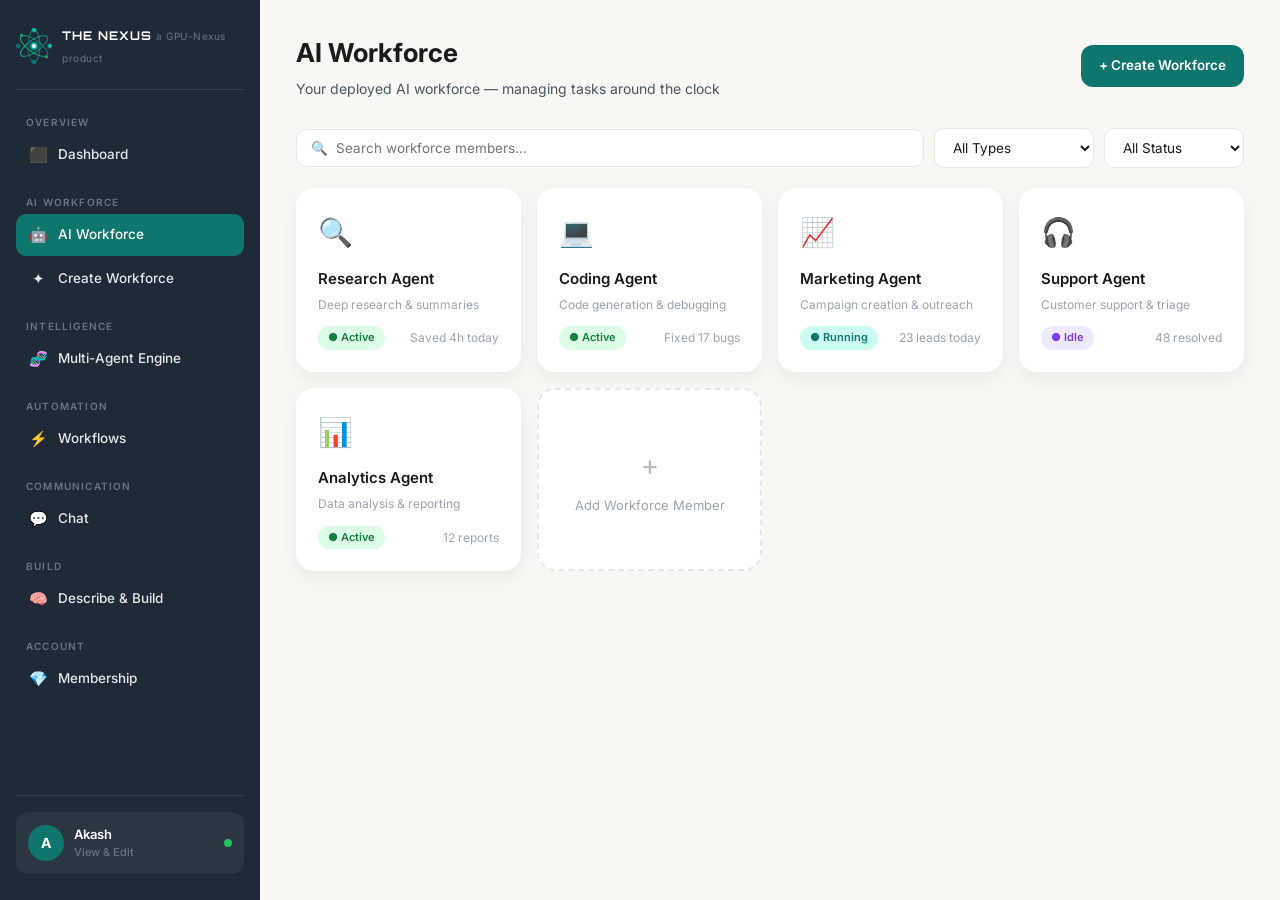
<file: frontend/frontend/agents.html>
<!DOCTYPE html>
<html lang="en">
<head>
<meta charset="UTF-8"><meta name="viewport" content="width=device-width, initial-scale=1">
<title>AI Workforce — THE NEXUS</title>
<link rel="preconnect" href="https://fonts.googleapis.com">
<link rel="stylesheet" href="css/style.css">
<style>@import url('https://fonts.googleapis.com/css2?family=Inter:wght@300;400;500;600;700&family=Orbitron:wght@600;700&display=swap');</style>
</head>
<body>
<div class="sidebar">
  <div class="logo">
    <svg class="logo-icon" viewBox="0 0 36 36" fill="none" xmlns="http://www.w3.org/2000/svg">
      <defs>
        <radialGradient id="gCore" cx="50%" cy="50%" r="50%">
          <stop offset="0%" stop-color="#ffffff"/>
          <stop offset="60%" stop-color="#14B8A6"/>
          <stop offset="100%" stop-color="#0F766E"/>
        </radialGradient>
        <linearGradient id="gOrbit1" x1="0%" y1="0%" x2="100%" y2="100%">
          <stop offset="0%" stop-color="#14B8A6"/>
          <stop offset="100%" stop-color="#0F766E"/>
        </linearGradient>
        <linearGradient id="gOrbit2" x1="100%" y1="0%" x2="0%" y2="100%">
          <stop offset="0%" stop-color="#0F766E"/>
          <stop offset="100%" stop-color="#22C55E"/>
        </linearGradient>
        <filter id="glow"><feGaussianBlur stdDeviation="1" result="blur"/><feComposite in="SourceGraphic" in2="blur" operator="over"/></filter>
      </defs>
      <ellipse cx="18" cy="18" rx="16" ry="6" stroke="url(#gOrbit1)" stroke-width="1.2" fill="none" opacity="0.9" transform="rotate(-35 18 18)"/>
      <ellipse cx="18" cy="18" rx="16" ry="6" stroke="url(#gOrbit2)" stroke-width="1.2" fill="none" opacity="0.9" transform="rotate(35 18 18)"/>
      <ellipse cx="18" cy="18" rx="16" ry="6" stroke="url(#gOrbit1)" stroke-width="1.2" fill="none" opacity="0.6" transform="rotate(90 18 18)"/>
      <circle cx="18" cy="2.1" r="2" fill="#14B8A6" filter="url(#glow)"/>
      <circle cx="18" cy="33.9" r="2" fill="#0F766E" filter="url(#glow)"/>
      <circle cx="2.1" cy="18" r="2" fill="#0F766E" filter="url(#glow)"/>
      <circle cx="33.9" cy="18" r="2" fill="#14B8A6" filter="url(#glow)"/>
      <circle cx="5.5" cy="7" r="1.5" fill="#14B8A6" opacity="0.8"/>
      <circle cx="30.5" cy="29" r="1.5" fill="#22C55E" opacity="0.8"/>
      <circle cx="18" cy="18" r="4" fill="url(#gCore)" filter="url(#glow)"/>
      <circle cx="18" cy="18" r="2" fill="white" opacity="0.9"/>
    </svg>
    <div class="logo-text">
      <span class="logo-name">THE NEXUS</span>
      <span class="logo-sub">a GPU-Nexus product</span>
    </div>
  </div>

  <div class="nav-section">
    <h4>Overview</h4>
    <a href="dashboard.html" class="nav-dashboard"><span class="nav-icon">⬛</span> Dashboard</a>
  </div>
  <div class="nav-section">
    <h4>AI Workforce</h4>
    <a href="agents.html" class="nav-agents active"><span class="nav-icon">🤖</span> AI Workforce</a>
    <a href="createagents.html" class="nav-createagents"><span class="nav-icon">✦</span> Create Workforce</a>
  </div>
  <div class="nav-section">
    <h4>Intelligence</h4>
    <a href="multiagent.html" class="nav-multiagent"><span class="nav-icon">🧬</span> Multi-Agent Engine</a>
  </div>
    <div class="nav-section">
    <h4>Automation</h4>
    <a href="workflow.html" class="nav-workflow"><span class="nav-icon">⚡</span> Workflows</a>
  </div>
  <div class="nav-section">
    <h4>Communication</h4>
    <a href="chat.html" class="nav-chat"><span class="nav-icon">💬</span> Chat</a>
  </div>

  <div class="nav-section">
    <h4>Build</h4>
    <a href="build.html" class="nav-build"><span class="nav-icon">🧠</span> Describe &amp; Build</a>
  </div>

  <div class="nav-section">
    <h4>Account</h4>
    <a href="membership.html" class="nav-membership"><span class="nav-icon">💎</span> Membership</a>
  </div>

  <div class="sidebar-profile">
    <a href="profile.html" class="profile-link">
      <div class="avatar">A</div>
      <div class="profile-info">
        <div class="profile-name">Akash</div>
        <div class="profile-role">View &amp; Edit</div>
      </div>
      <div class="online-dot"></div>
    </a>
  </div>
</div>
<div class="main">
  <div class="page-header" style="display:flex;align-items:center;justify-content:space-between;flex-wrap:wrap;gap:12px">
    <div><h1>AI Workforce</h1><p>Your deployed AI workforce — managing tasks around the clock</p></div>
    <a href="createagents.html" class="btn">+ Create Workforce</a>
  </div>
  <div class="toolbar">
    <input class="search" placeholder="🔍  Search workforce members…">
    <select class="filter" style="width:160px"><option>All Types</option><option>Research</option><option>Coding</option><option>Marketing</option><option>Support</option></select>
    <select class="filter" style="width:140px"><option>All Status</option><option>Active</option><option>Idle</option><option>Paused</option></select>
  </div>
  <div class="grid">
    <div class="agent-card"><div class="agent-icon">🔍</div><div class="agent-name">Research Agent</div><div class="agent-role">Deep research &amp; summaries</div><div style="display:flex;align-items:center;justify-content:space-between;margin-top:12px"><span class="badge badge-green">● Active</span><span style="font-size:12px;color:#9CA3AF">Saved 4h today</span></div></div>
    <div class="agent-card"><div class="agent-icon">💻</div><div class="agent-name">Coding Agent</div><div class="agent-role">Code generation &amp; debugging</div><div style="display:flex;align-items:center;justify-content:space-between;margin-top:12px"><span class="badge badge-green">● Active</span><span style="font-size:12px;color:#9CA3AF">Fixed 17 bugs</span></div></div>
    <div class="agent-card"><div class="agent-icon">📈</div><div class="agent-name">Marketing Agent</div><div class="agent-role">Campaign creation &amp; outreach</div><div style="display:flex;align-items:center;justify-content:space-between;margin-top:12px"><span class="badge badge-teal">● Running</span><span style="font-size:12px;color:#9CA3AF">23 leads today</span></div></div>
    <div class="agent-card"><div class="agent-icon">🎧</div><div class="agent-name">Support Agent</div><div class="agent-role">Customer support &amp; triage</div><div style="display:flex;align-items:center;justify-content:space-between;margin-top:12px"><span class="badge badge-purple">● Idle</span><span style="font-size:12px;color:#9CA3AF">48 resolved</span></div></div>
    <div class="agent-card"><div class="agent-icon">📊</div><div class="agent-name">Analytics Agent</div><div class="agent-role">Data analysis &amp; reporting</div><div style="display:flex;align-items:center;justify-content:space-between;margin-top:12px"><span class="badge badge-green">● Active</span><span style="font-size:12px;color:#9CA3AF">12 reports</span></div></div>
    <div class="agent-card" style="border:2px dashed #E5E7EB;display:flex;align-items:center;justify-content:center;flex-direction:column;cursor:pointer;min-height:140px;box-shadow:none" onclick="location.href='createagents.html'">
      <div style="font-size:28px;margin-bottom:8px;opacity:0.3">+</div>
      <div style="font-size:13px;color:#9CA3AF">Add Workforce Member</div>
    </div>
  </div>
</div>
</body>
</html>
</file>
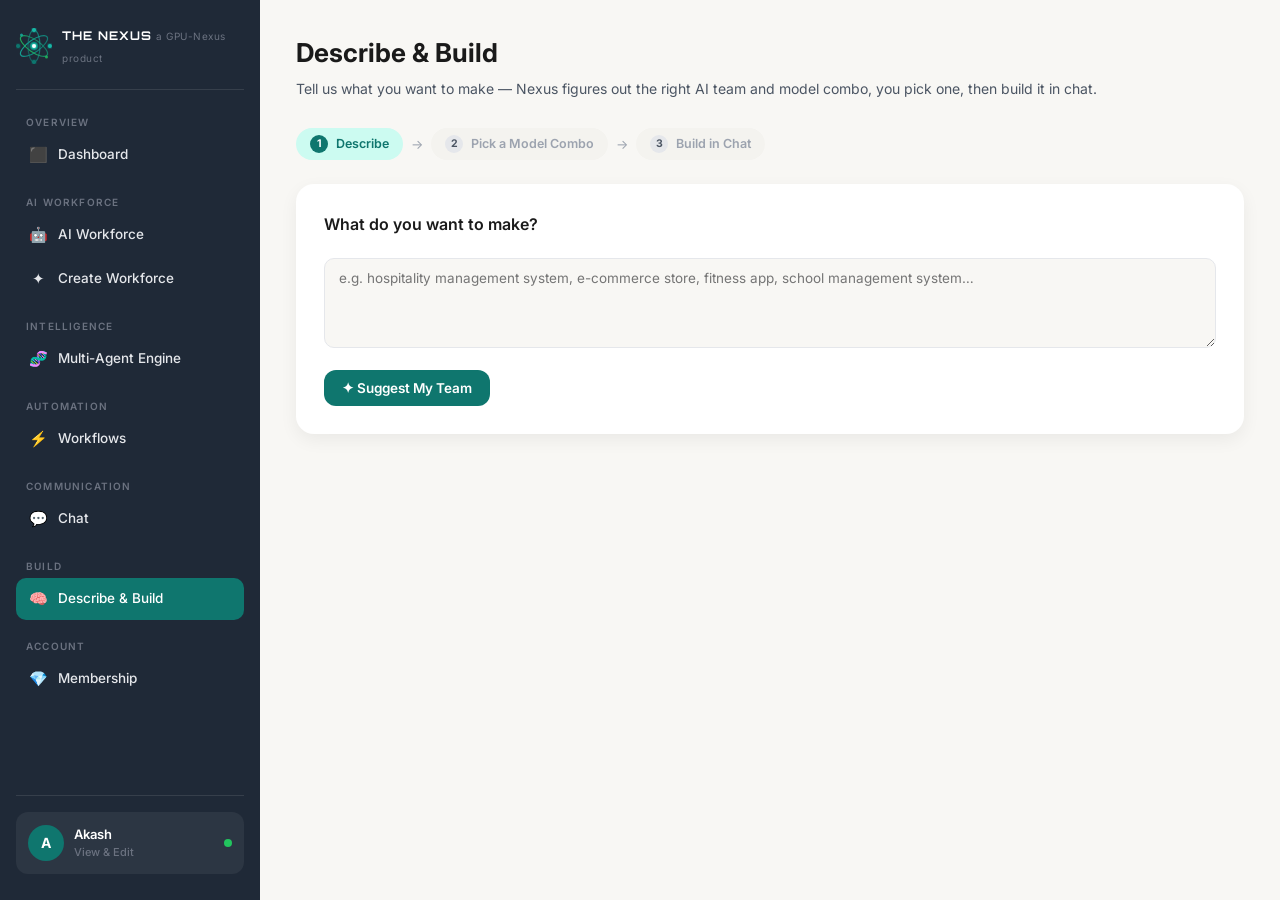
<file: frontend/frontend/build.html>
<!DOCTYPE html>
<html lang="en">
<head>
<meta charset="UTF-8">
<meta name="viewport" content="width=device-width, initial-scale=1">
<title>Describe & Build — THE NEXUS</title>
<link rel="preconnect" href="https://fonts.googleapis.com">
<link rel="stylesheet" href="css/style.css">
<style>@import url('https://fonts.googleapis.com/css2?family=Inter:wght@300;400;500;600;700&family=Orbitron:wght@600;700&display=swap');</style>
</head>
<body>
<div class="sidebar">
  <div class="logo">
    <svg class="logo-icon" viewBox="0 0 36 36" fill="none" xmlns="http://www.w3.org/2000/svg">
      <defs>
        <radialGradient id="gCore" cx="50%" cy="50%" r="50%">
          <stop offset="0%" stop-color="#ffffff"/>
          <stop offset="60%" stop-color="#14B8A6"/>
          <stop offset="100%" stop-color="#0F766E"/>
        </radialGradient>
        <linearGradient id="gOrbit1" x1="0%" y1="0%" x2="100%" y2="100%">
          <stop offset="0%" stop-color="#14B8A6"/>
          <stop offset="100%" stop-color="#0F766E"/>
        </linearGradient>
        <linearGradient id="gOrbit2" x1="100%" y1="0%" x2="0%" y2="100%">
          <stop offset="0%" stop-color="#0F766E"/>
          <stop offset="100%" stop-color="#22C55E"/>
        </linearGradient>
        <filter id="glow"><feGaussianBlur stdDeviation="1" result="blur"/><feComposite in="SourceGraphic" in2="blur" operator="over"/></filter>
      </defs>
      <ellipse cx="18" cy="18" rx="16" ry="6" stroke="url(#gOrbit1)" stroke-width="1.2" fill="none" opacity="0.9" transform="rotate(-35 18 18)"/>
      <ellipse cx="18" cy="18" rx="16" ry="6" stroke="url(#gOrbit2)" stroke-width="1.2" fill="none" opacity="0.9" transform="rotate(35 18 18)"/>
      <ellipse cx="18" cy="18" rx="16" ry="6" stroke="url(#gOrbit1)" stroke-width="1.2" fill="none" opacity="0.6" transform="rotate(90 18 18)"/>
      <circle cx="18" cy="2.1" r="2" fill="#14B8A6" filter="url(#glow)"/>
      <circle cx="18" cy="33.9" r="2" fill="#0F766E" filter="url(#glow)"/>
      <circle cx="2.1" cy="18" r="2" fill="#0F766E" filter="url(#glow)"/>
      <circle cx="33.9" cy="18" r="2" fill="#14B8A6" filter="url(#glow)"/>
      <circle cx="5.5" cy="7" r="1.5" fill="#14B8A6" opacity="0.8"/>
      <circle cx="30.5" cy="29" r="1.5" fill="#22C55E" opacity="0.8"/>
      <circle cx="18" cy="18" r="4" fill="url(#gCore)" filter="url(#glow)"/>
      <circle cx="18" cy="18" r="2" fill="white" opacity="0.9"/>
    </svg>
    <div class="logo-text">
      <span class="logo-name">THE NEXUS</span>
      <span class="logo-sub">a GPU-Nexus product</span>
    </div>
  </div>

  <div class="nav-section">
    <h4>Overview</h4>
    <a href="dashboard.html" class="nav-dashboard"><span class="nav-icon">⬛</span> Dashboard</a>
  </div>
  <div class="nav-section">
    <h4>AI Workforce</h4>
    <a href="agents.html" class="nav-agents"><span class="nav-icon">🤖</span> AI Workforce</a>
    <a href="createagents.html" class="nav-createagents"><span class="nav-icon">✦</span> Create Workforce</a>
  </div>
  <div class="nav-section">
    <h4>Intelligence</h4>
    <a href="multiagent.html" class="nav-multiagent"><span class="nav-icon">🧬</span> Multi-Agent Engine</a>
  </div>
  <div class="nav-section">
    <h4>Automation</h4>
    <a href="workflow.html" class="nav-workflow"><span class="nav-icon">⚡</span> Workflows</a>
  </div>
  <div class="nav-section">
    <h4>Communication</h4>
    <a href="chat.html" class="nav-chat"><span class="nav-icon">💬</span> Chat</a>
  </div>

  <div class="nav-section">
    <h4>Build</h4>
    <a href="build.html" class="nav-build active"><span class="nav-icon">🧠</span> Describe &amp; Build</a>
  </div>

  <div class="nav-section">
    <h4>Account</h4>
    <a href="membership.html" class="nav-membership"><span class="nav-icon">💎</span> Membership</a>
  </div>

  <div class="sidebar-profile">
    <a href="profile.html" class="profile-link">
      <div class="avatar">A</div>
      <div class="profile-info">
        <div class="profile-name">Akash</div>
        <div class="profile-role">View &amp; Edit</div>
      </div>
      <div class="online-dot"></div>
    </a>
  </div>
</div>
<div class="main">
  <div class="page-header"><h1>Describe &amp; Build</h1><p>Tell us what you want to make — Nexus figures out the right AI team and model combo, you pick one, then build it in chat.</p></div>

  <div class="build-steps">
    <div class="build-step-pill active" id="stepPill1"><span class="n">1</span> Describe</div>
    <span class="build-step-arrow">→</span>
    <div class="build-step-pill" id="stepPill2"><span class="n">2</span> Pick a Model Combo</div>
    <span class="build-step-arrow">→</span>
    <div class="build-step-pill" id="stepPill3"><span class="n">3</span> Build in Chat</div>
  </div>

  <div class="form-card" style="margin-bottom:24px">
    <h3>What do you want to make?</h3>
    <div class="field">
      <textarea id="ideaInput" placeholder="e.g. hospitality management system, e-commerce store, fitness app, school management system…" style="min-height:90px"></textarea>
    </div>
    <button class="btn" onclick="analyzeIdea()">✦ Suggest My Team</button>
  </div>

  <div id="resultSection" style="display:none">
    <div class="section-card" style="margin-bottom:24px">
      <div class="detected-project">
        <div class="icon" id="detectedIcon">🧩</div>
        <div>
          <div class="label">We think you want to build</div>
          <div class="name" id="detectedName">—</div>
        </div>
      </div>

      <h3 style="font-size:13px;font-weight:600;color:#9CA3AF;letter-spacing:0.5px;margin-bottom:14px">CHOOSE YOUR MODEL COMBINATION</h3>
      <div class="combo-grid" id="comboGrid"></div>

      <button class="btn" id="startBuildBtn" onclick="startBuild()" disabled>💬 Start Building in Chat</button>
    </div>
  </div>
</div>
<script>
const projectLibrary = [
  { keys: ['hospitality','hotel','resort','booking'], icon:'🏨', name:'Hospitality Management System',
    combos: [
      { name:'Balanced Build', models:['DeepSeek R1','Qwen Coder'], desc:'Great mix of booking logic and clean front-end code.' },
      { name:'Deep Reasoning', models:['Llama 3','Mistral'], desc:'Best for complex multi-property, multi-room pricing logic.' },
      { name:'Fast Prototype', models:['Qwen Coder','Mistral'], desc:'Quickest path to a working demo.' }
    ]},
  { keys: ['ecommerce','e-commerce','online store','shop'], icon:'🛒', name:'E-Commerce Store',
    combos: [
      { name:'Balanced Build', models:['Qwen Coder','Llama 3'], desc:'Solid for catalog, cart and checkout flows.' },
      { name:'Conversion Focused', models:['DeepSeek R1','Mistral'], desc:'Stronger copywriting and recommendation logic.' },
      { name:'Fast Prototype', models:['Qwen Coder','Mistral'], desc:'Quickest path to a working demo.' }
    ]},
  { keys: ['school','college','student management','education','lms'], icon:'🎓', name:'School Management System',
    combos: [
      { name:'Balanced Build', models:['Llama 3','Qwen Coder'], desc:'Handles attendance, grading and dashboards well.' },
      { name:'Deep Reasoning', models:['DeepSeek R1','Mistral'], desc:'Best for complex scheduling and report logic.' },
      { name:'Fast Prototype', models:['Qwen Coder','Mistral'], desc:'Quickest path to a working demo.' }
    ]},
  { keys: ['fitness','gym','workout','health tracker'], icon:'💪', name:'Fitness Tracking App',
    combos: [
      { name:'Balanced Build', models:['Qwen Coder','Llama 3'], desc:'Good for workout logs and progress charts.' },
      { name:'Data Heavy', models:['DeepSeek R1','Mistral'], desc:'Best if you need detailed analytics and plans.' },
      { name:'Fast Prototype', models:['Qwen Coder','Mistral'], desc:'Quickest path to a working demo.' }
    ]},
  { keys: ['inventory','warehouse','stock management'], icon:'📦', name:'Inventory Management System',
    combos: [
      { name:'Balanced Build', models:['Llama 3','Qwen Coder'], desc:'Reliable for stock tracking and alerts.' },
      { name:'Deep Reasoning', models:['DeepSeek R1','Mistral'], desc:'Best for demand forecasting logic.' },
      { name:'Fast Prototype', models:['Qwen Coder','Mistral'], desc:'Quickest path to a working demo.' }
    ]},
  { keys: ['crm','sales tool','lead management'], icon:'📇', name:'CRM / Sales Tool',
    combos: [
      { name:'Balanced Build', models:['Qwen Coder','Llama 3'], desc:'Good for pipelines, contacts and notes.' },
      { name:'Outreach Focused', models:['DeepSeek R1','Mistral'], desc:'Stronger at drafting emails and follow-ups.' },
      { name:'Fast Prototype', models:['Qwen Coder','Mistral'], desc:'Quickest path to a working demo.' }
    ]},
  { keys: ['social media','social app','community app'], icon:'💬', name:'Social Media App',
    combos: [
      { name:'Balanced Build', models:['Llama 3','Qwen Coder'], desc:'Handles feeds, profiles and posts well.' },
      { name:'Deep Reasoning', models:['DeepSeek R1','Mistral'], desc:'Best for moderation and ranking logic.' },
      { name:'Fast Prototype', models:['Qwen Coder','Mistral'], desc:'Quickest path to a working demo.' }
    ]},
  { keys: ['blog','content site','publishing'], icon:'✍️', name:'Blogging Platform',
    combos: [
      { name:'Balanced Build', models:['Qwen Coder','Llama 3'], desc:'Good for editor, posts and comments.' },
      { name:'Writing Focused', models:['DeepSeek R1','Mistral'], desc:'Stronger at drafting and editing content.' },
      { name:'Fast Prototype', models:['Qwen Coder','Mistral'], desc:'Quickest path to a working demo.' }
    ]}
];

const defaultProject = { icon:'🧩', name:'Custom Software Project',
  combos: [
    { name:'Balanced Build', models:['Qwen Coder','Llama 3'], desc:'A solid general-purpose combo for most apps.' },
    { name:'Deep Reasoning', models:['DeepSeek R1','Mistral'], desc:'Best for complex business logic.' },
    { name:'Fast Prototype', models:['Qwen Coder','Mistral'], desc:'Quickest path to a working demo.' }
  ]};

let selectedCombo = null;
let detectedProjectName = '';

function analyzeIdea(){
  const raw = document.getElementById('ideaInput').value.trim().toLowerCase();
  if(!raw){ return; }
  const match = projectLibrary.find(p => p.keys.some(k => raw.includes(k)));
  const project = match || defaultProject;
  detectedProjectName = project.name;

  document.getElementById('detectedIcon').textContent = project.icon;
  document.getElementById('detectedName').textContent = project.name;

  const grid = document.getElementById('comboGrid');
  grid.innerHTML = project.combos.map((c, i) => `
    <div class="combo-card" data-index="${i}" onclick="pickCombo(${i}, this)">
      <div class="combo-name">${c.name}</div>
      <div class="combo-desc">${c.desc}</div>
      <div class="combo-models">${c.models.map(m=>`<span class="badge badge-purple">${m}</span>`).join('')}</div>
    </div>
  `).join('');

  window.currentCombos = project.combos;
  selectedCombo = null;
  document.getElementById('startBuildBtn').disabled = true;
  document.getElementById('resultSection').style.display = 'block';
  document.getElementById('stepPill2').classList.add('active');
  document.getElementById('resultSection').scrollIntoView({behavior:'smooth', block:'start'});
}

function pickCombo(index, el){
  document.querySelectorAll('.combo-card').forEach(c => c.classList.remove('selected'));
  el.classList.add('selected');
  selectedCombo = window.currentCombos[index];
  document.getElementById('startBuildBtn').disabled = false;
  document.getElementById('stepPill3').classList.add('active');
}

function startBuild(){
  if(!selectedCombo) return;
  const params = new URLSearchParams({
    project: detectedProjectName,
    models: selectedCombo.models.join(' + ')
  });
  window.location.href = 'chat.html?' + params.toString();
}
</script>
</body>
</html>
</file>
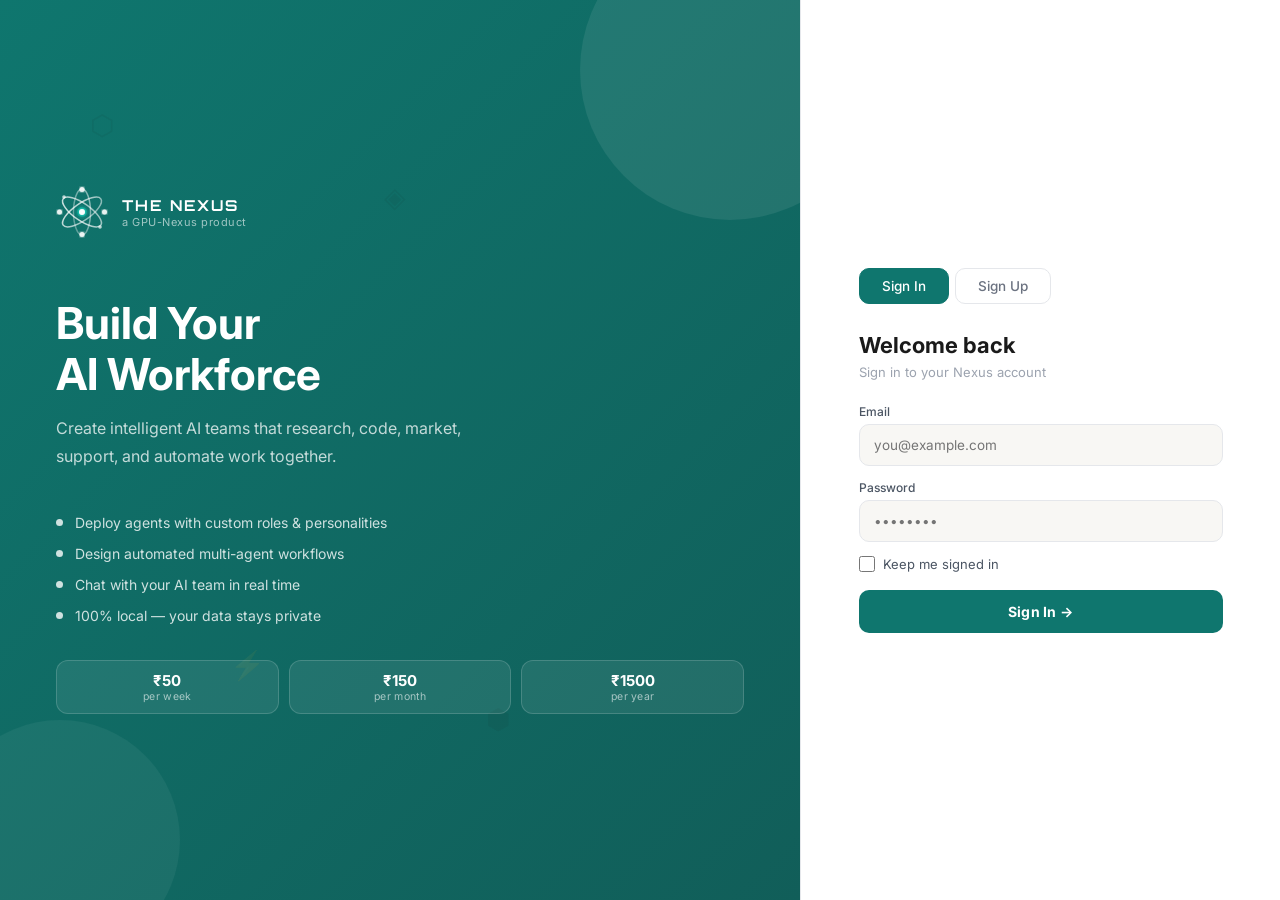
<file: frontend/frontend/chat.html>
<!DOCTYPE html>
<html lang="en">
<head>
<meta charset="UTF-8"><meta name="viewport" content="width=device-width, initial-scale=1">
<title>Chat — THE NEXUS</title>
<link rel="preconnect" href="https://fonts.googleapis.com">
<link rel="stylesheet" href="css/style.css">
<style>@import url('https://fonts.googleapis.com/css2?family=Inter:wght@300;400;500;600;700&family=Orbitron:wght@600;700&display=swap');
.chat-layout{display:grid;grid-template-columns:220px 1fr;gap:16px;height:calc(100vh - 160px)}
.chat-sidebar{background:#fff;border-radius:18px;padding:16px;overflow-y:auto;box-shadow:0 6px 18px rgba(0,0,0,.06)}
.chat-sidebar h4{font-size:11px;color:#9CA3AF;letter-spacing:0.8px;text-transform:uppercase;margin-bottom:12px}
.chat-contact{display:flex;align-items:center;gap:10px;padding:10px 12px;border-radius:10px;cursor:pointer;transition:all 0.2s;margin-bottom:4px;border:1px solid transparent}
.chat-contact:hover{background:#F8F7F4}
.chat-contact.active{background:#CCFBF1;border-color:rgba(15,118,110,0.2)}
.contact-avatar{width:36px;height:36px;border-radius:50%;display:flex;align-items:center;justify-content:center;font-size:16px;flex-shrink:0}
.contact-name{font-size:13px;font-weight:500}
.contact-last{font-size:11px;color:#9CA3AF}
.msg.typing{display:flex;gap:4px;align-items:center;padding:14px 16px}
.msg.typing span{width:6px;height:6px;border-radius:50%;background:#9CA3AF;display:inline-block;animation:typingBlink 1.2s infinite ease-in-out}
.msg.typing span:nth-child(2){animation-delay:0.2s}
.msg.typing span:nth-child(3){animation-delay:0.4s}
@keyframes typingBlink{0%,80%,100%{opacity:0.3;transform:scale(0.8)}40%{opacity:1;transform:scale(1)}}
.chat-input-row input:disabled,.chat-input-row button:disabled{opacity:0.6;cursor:not-allowed}
.msg.error{background:#FEF2F2;color:#B91C1C;align-self:flex-start;border:1px solid #FECACA}
.chat-status{font-size:11px;color:#9CA3AF;padding:0 20px 10px}
</style>
</head>
<body>
<div class="sidebar">
  <div class="logo">
    <svg class="logo-icon" viewBox="0 0 36 36" fill="none" xmlns="http://www.w3.org/2000/svg">
      <defs>
        <radialGradient id="gCore" cx="50%" cy="50%" r="50%">
          <stop offset="0%" stop-color="#ffffff"/>
          <stop offset="60%" stop-color="#14B8A6"/>
          <stop offset="100%" stop-color="#0F766E"/>
        </radialGradient>
        <linearGradient id="gOrbit1" x1="0%" y1="0%" x2="100%" y2="100%">
          <stop offset="0%" stop-color="#14B8A6"/>
          <stop offset="100%" stop-color="#0F766E"/>
        </linearGradient>
        <linearGradient id="gOrbit2" x1="100%" y1="0%" x2="0%" y2="100%">
          <stop offset="0%" stop-color="#0F766E"/>
          <stop offset="100%" stop-color="#22C55E"/>
        </linearGradient>
        <filter id="glow"><feGaussianBlur stdDeviation="1" result="blur"/><feComposite in="SourceGraphic" in2="blur" operator="over"/></filter>
      </defs>
      <ellipse cx="18" cy="18" rx="16" ry="6" stroke="url(#gOrbit1)" stroke-width="1.2" fill="none" opacity="0.9" transform="rotate(-35 18 18)"/>
      <ellipse cx="18" cy="18" rx="16" ry="6" stroke="url(#gOrbit2)" stroke-width="1.2" fill="none" opacity="0.9" transform="rotate(35 18 18)"/>
      <ellipse cx="18" cy="18" rx="16" ry="6" stroke="url(#gOrbit1)" stroke-width="1.2" fill="none" opacity="0.6" transform="rotate(90 18 18)"/>
      <circle cx="18" cy="2.1" r="2" fill="#14B8A6" filter="url(#glow)"/>
      <circle cx="18" cy="33.9" r="2" fill="#0F766E" filter="url(#glow)"/>
      <circle cx="2.1" cy="18" r="2" fill="#0F766E" filter="url(#glow)"/>
      <circle cx="33.9" cy="18" r="2" fill="#14B8A6" filter="url(#glow)"/>
      <circle cx="5.5" cy="7" r="1.5" fill="#14B8A6" opacity="0.8"/>
      <circle cx="30.5" cy="29" r="1.5" fill="#22C55E" opacity="0.8"/>
      <circle cx="18" cy="18" r="4" fill="url(#gCore)" filter="url(#glow)"/>
      <circle cx="18" cy="18" r="2" fill="white" opacity="0.9"/>
    </svg>
    <div class="logo-text">
      <span class="logo-name">THE NEXUS</span>
      <span class="logo-sub">a GPU-Nexus product</span>
    </div>
  </div>

  <div class="nav-section">
    <h4>Overview</h4>
    <a href="dashboard.html" class="nav-dashboard"><span class="nav-icon">⬛</span> Dashboard</a>
  </div>
  <div class="nav-section">
    <h4>AI Workforce</h4>
    <a href="agents.html" class="nav-agents"><span class="nav-icon">🤖</span> AI Workforce</a>
    <a href="createagents.html" class="nav-createagents"><span class="nav-icon">✦</span> Create Workforce</a>
  </div>
  <div class="nav-section">
    <h4>Intelligence</h4>
    <a href="multiagent.html" class="nav-multiagent"><span class="nav-icon">🧬</span> Multi-Agent Engine</a>
  </div>
    <div class="nav-section">
    <h4>Automation</h4>
    <a href="workflow.html" class="nav-workflow"><span class="nav-icon">⚡</span> Workflows</a>
  </div>
  <div class="nav-section">
    <h4>Communication</h4>
    <a href="chat.html" class="nav-chat active"><span class="nav-icon">💬</span> Chat</a>
  </div>

  <div class="nav-section">
    <h4>Build</h4>
    <a href="build.html" class="nav-build"><span class="nav-icon">🧠</span> Describe &amp; Build</a>
  </div>

  <div class="nav-section">
    <h4>Account</h4>
    <a href="membership.html" class="nav-membership"><span class="nav-icon">💎</span> Membership</a>
  </div>

  <div class="sidebar-profile">
    <a href="profile.html" class="profile-link">
      <div class="avatar">A</div>
      <div class="profile-info">
        <div class="profile-name">Akash</div>
        <div class="profile-role">View &amp; Edit</div>
      </div>
      <div class="online-dot"></div>
    </a>
  </div>
</div>
<div class="main">
  <div class="page-header" id="chatHeader"><h1>AI Team Chat</h1><p>Talk to your AI agents in real time</p></div>
  <div class="chat-layout">
    <div class="chat-sidebar">
      <h4>AI Workforce</h4>
      <div class="chat-contact active" data-agent="research" onclick="switchAgent(this)"><div class="contact-avatar" style="background:#CCFBF1">🔍</div><div><div class="contact-name">Research Agent</div><div class="contact-last">Online</div></div></div>
      <div class="chat-contact" data-agent="coding" onclick="switchAgent(this)"><div class="contact-avatar" style="background:#EDE9FE">💻</div><div><div class="contact-name">Coding Agent</div><div class="contact-last">Active task</div></div></div>
      <div class="chat-contact" data-agent="marketing" onclick="switchAgent(this)"><div class="contact-avatar" style="background:#DCFCE7">📈</div><div><div class="contact-name">Marketing Agent</div><div class="contact-last">Last seen 5m</div></div></div>
      <div class="chat-contact" data-agent="support" onclick="switchAgent(this)"><div class="contact-avatar" style="background:#FEF3C7">🎧</div><div><div class="contact-name">Support Agent</div><div class="contact-last">Idle</div></div></div>
    </div>
    <div class="chat-container">
      <div class="chat-messages" id="messages">
        <div class="msg ai">👋 Hey! I'm your Research Agent. What should I look into for you today?</div>
      </div>
      <div class="chat-status" id="chatStatus"></div>
      <div style="display:grid;grid-template-columns:repeat(3,1fr);gap:10px;padding:14px 20px;border-top:1px solid #E5E7EB">
        <div class="s-card" onclick="quickSend(this)">🔍 Research a Topic</div>
        <div class="s-card" onclick="quickSend(this)">✦ Create Workforce</div>
        <div class="s-card" onclick="quickSend(this)">⚡ Build Workflow</div>
        <div class="s-card" onclick="quickSend(this)">💻 Generate Code</div>
        <div class="s-card" onclick="quickSend(this)">📊 Analyze Data</div>
        <div class="s-card" onclick="quickSend(this)">✍️ Write Content</div>
      </div>
      <div class="chat-input-row">
        <input id="msgInput" placeholder="Message your AI team…" onkeydown="if(event.key==='Enter')sendMsg()">
        <button class="btn" onclick="sendMsg()">Send</button>
      </div>
    </div>
  </div>
</div>
<script>
const API = 'http://localhost:8000';

// ── auth guard ───────────────────────────────────────────────────
const token = localStorage.getItem('token');
if(!token) window.location.href = 'login.html';

function authHeaders(){ return {'Content-Type':'application/json','Authorization':'Bearer '+token}; }

// ── agent metadata ───────────────────────────────────────────────
const AGENTS = {
  research:  {name:'Research Agent',  greeting:"👋 Hey! I'm your Research Agent. What should I look into for you today?"},
  coding:    {name:'Coding Agent',    greeting:"👋 Hi, Coding Agent here. What are we building or fixing today?"},
  marketing: {name:'Marketing Agent', greeting:"👋 Hey there! Marketing Agent ready — what campaign or copy do you need?"},
  support:   {name:'Support Agent',  greeting:"👋 Hi! Support Agent here. What can I help you sort out?"}
};

let currentAgent = 'research';

// ── render helpers ───────────────────────────────────────────────
function addMessage(role, text){
  const msgs = document.getElementById('messages');
  const div = document.createElement('div');
  div.className = 'msg ' + role;
  div.innerHTML = formatMessage(text);
  msgs.appendChild(div);
  msgs.scrollTop = msgs.scrollHeight;
  return div;
}

function formatMessage(text){
  // minimal, safe formatting: escape HTML, then re-apply **bold**, line breaks and `code`
  const escaped = text.replace(/&/g,'&amp;').replace(/</g,'&lt;').replace(/>/g,'&gt;');
  return escaped
    .replace(/\*\*(.+?)\*\*/g, '<strong>$1</strong>')
    .replace(/`([^`]+)`/g, '<code>$1</code>')
    .replace(/\n/g, '<br>');
}

function showTyping(){
  const msgs = document.getElementById('messages');
  const div = document.createElement('div');
  div.className = 'msg ai typing';
  div.id = 'typingIndicator';
  div.innerHTML = '<span></span><span></span><span></span>';
  msgs.appendChild(div);
  msgs.scrollTop = msgs.scrollHeight;
}

function hideTyping(){
  const t = document.getElementById('typingIndicator');
  if(t) t.remove();
}

function setStatus(text){
  document.getElementById('chatStatus').textContent = text || '';
}

// ── load history when switching agents ──────────────────────────
async function loadHistory(agent){
  const msgs = document.getElementById('messages');
  msgs.innerHTML = '';
  try{
    const res = await fetch(API + '/chat/' + agent, {headers: authHeaders()});
    const data = await res.json();
    if(data.success && data.messages && data.messages.length){
      data.messages.forEach(m => addMessage(m.role === 'user' ? 'user' : 'ai', m.content));
      return;
    }
  }catch(e){ /* backend offline — fall through to greeting */ }
  addMessage('ai', AGENTS[agent].greeting);
}

function switchAgent(el){
  document.querySelectorAll('.chat-contact').forEach(c => c.classList.remove('active'));
  el.classList.add('active');
  currentAgent = el.dataset.agent;
  document.getElementById('chatHeader').innerHTML =
    '<h1>AI Team Chat</h1><p>Talking to your ' + AGENTS[currentAgent].name + '</p>';
  loadHistory(currentAgent);
}

// ── sending messages ─────────────────────────────────────────────
async function sendMsg(){
  const input = document.getElementById('msgInput');
  const v = input.value.trim();
  if(!v) return;

  addMessage('user', v);
  input.value = '';
  input.disabled = true;
  setStatus('');
  showTyping();

  try{
    const res = await fetch(API + '/chat', {
      method: 'POST',
      headers: authHeaders(),
      body: JSON.stringify({agent: currentAgent, message: v})
    });
    const data = await res.json();
    hideTyping();

    if(data.success){
      addMessage('ai', data.reply);
    } else if(data.message === 'Unauthorized'){
      addMessage('error', 'Your session expired — please log in again.');
      setTimeout(()=>{ localStorage.clear(); window.location.href='login.html'; }, 1500);
    } else {
      addMessage('error', data.message || "Something went wrong — please try again.");
    }
  } catch(e){
    hideTyping();
    addMessage('error', 'Could not reach the backend. Make sure it is running at ' + API + ' and try again.');
  } finally {
    input.disabled = false;
    input.focus();
  }
}

function quickSend(el){
  document.getElementById('msgInput').value = el.textContent.trim();
  sendMsg();
}

// ── boot ─────────────────────────────────────────────────────────
(function applyBuildContext(){
  // Clear chat for a fresh page load so every new session starts clean.
  // sessionStorage is wiped when the browser tab is closed/opened anew,
  // so this flag is set once per tab session — switching agents still
  // loads their history normally.
  const freshOpen = !sessionStorage.getItem('chat_session_started');
  sessionStorage.setItem('chat_session_started', '1');

  const params = new URLSearchParams(window.location.search);
  const project = params.get('project');
  const models = params.get('models');

  if(project){
    document.getElementById('chatHeader').innerHTML =
      '<h1>Building: ' + project + '</h1><p>Using ' + (models || 'your selected models') + ' — chat below to start building</p>';
    document.getElementById('messages').innerHTML = '';
    addMessage('ai', "👋 Got it — let's build your <strong>" + project + "</strong> using <strong>" + (models || 'your selected models') + "</strong>. Tell me where you want to start: the data model, the UI, or a specific feature?");
    return;
  }

  if(freshOpen){
    // New tab/window — show greeting immediately, don't load old history
    document.getElementById('messages').innerHTML = '';
    addMessage('ai', AGENTS[currentAgent].greeting);
  } else {
    loadHistory(currentAgent);
  }
})();
</script>
</body>
</html>
</file>
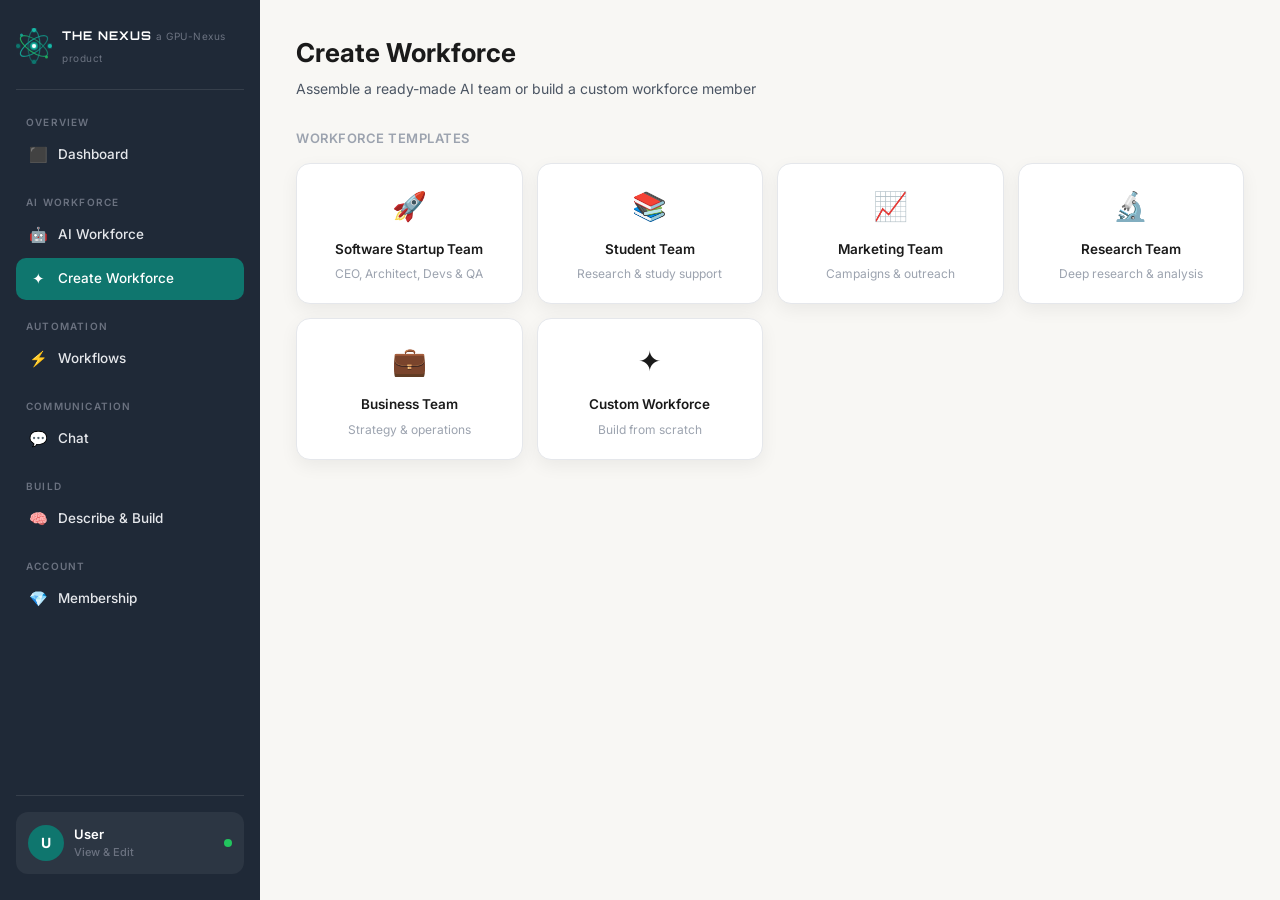
<file: frontend/frontend/createagents.html>
<!DOCTYPE html>
<html lang="en">
<head>
<meta charset="UTF-8"><meta name="viewport" content="width=device-width, initial-scale=1">
<title>Create Workforce — THE NEXUS</title>
<link rel="preconnect" href="https://fonts.googleapis.com">
<link rel="stylesheet" href="css/style.css">
<style>
@import url('https://fonts.googleapis.com/css2?family=Inter:wght@300;400;500;600;700&family=Orbitron:wght@600;700&display=swap');
.template-grid{display:grid;grid-template-columns:repeat(auto-fit,minmax(180px,1fr));gap:14px;margin-bottom:28px}
.template-card.selected{border-color:#14b8a6;background:rgba(20,184,166,.08)}

/* toast */
.toast{position:fixed;bottom:28px;right:28px;background:#14b8a6;color:#fff;border-radius:10px;padding:12px 20px;font-size:14px;font-weight:500;z-index:999;opacity:0;transform:translateY(12px);transition:all .3s;pointer-events:none}
.toast.show{opacity:1;transform:translateY(0)}
.toast.error{background:#ef4444}

/* icon picker */
.icon-options{display:flex;gap:8px;flex-wrap:wrap;margin-top:6px}
.icon-opt{font-size:22px;cursor:pointer;padding:6px 8px;border-radius:8px;border:2px solid transparent;transition:all .15s}
.icon-opt:hover{background:#1f2937}
.icon-opt.active{border-color:#14b8a6;background:rgba(20,184,166,.12)}
</style>
</head>
<body>

<!-- ── SIDEBAR ── -->
<div class="sidebar">
  <div class="logo">
    <svg class="logo-icon" viewBox="0 0 36 36" fill="none" xmlns="http://www.w3.org/2000/svg">
      <defs>
        <radialGradient id="gCore" cx="50%" cy="50%" r="50%"><stop offset="0%" stop-color="#ffffff"/><stop offset="60%" stop-color="#14B8A6"/><stop offset="100%" stop-color="#0F766E"/></radialGradient>
        <linearGradient id="gOrbit1" x1="0%" y1="0%" x2="100%" y2="100%"><stop offset="0%" stop-color="#14B8A6"/><stop offset="100%" stop-color="#0F766E"/></linearGradient>
        <linearGradient id="gOrbit2" x1="100%" y1="0%" x2="0%" y2="100%"><stop offset="0%" stop-color="#0F766E"/><stop offset="100%" stop-color="#22C55E"/></linearGradient>
        <filter id="glow"><feGaussianBlur stdDeviation="1" result="blur"/><feComposite in="SourceGraphic" in2="blur" operator="over"/></filter>
      </defs>
      <ellipse cx="18" cy="18" rx="16" ry="6" stroke="url(#gOrbit1)" stroke-width="1.2" fill="none" opacity="0.9" transform="rotate(-35 18 18)"/>
      <ellipse cx="18" cy="18" rx="16" ry="6" stroke="url(#gOrbit2)" stroke-width="1.2" fill="none" opacity="0.9" transform="rotate(35 18 18)"/>
      <ellipse cx="18" cy="18" rx="16" ry="6" stroke="url(#gOrbit1)" stroke-width="1.2" fill="none" opacity="0.6" transform="rotate(90 18 18)"/>
      <circle cx="18" cy="2.1"  r="2" fill="#14B8A6" filter="url(#glow)"/>
      <circle cx="18" cy="33.9" r="2" fill="#0F766E" filter="url(#glow)"/>
      <circle cx="2.1"  cy="18" r="2" fill="#0F766E" filter="url(#glow)"/>
      <circle cx="33.9" cy="18" r="2" fill="#14B8A6" filter="url(#glow)"/>
      <circle cx="5.5"  cy="7"  r="1.5" fill="#14B8A6" opacity="0.8"/>
      <circle cx="30.5" cy="29" r="1.5" fill="#22C55E" opacity="0.8"/>
      <circle cx="18" cy="18" r="4" fill="url(#gCore)" filter="url(#glow)"/>
      <circle cx="18" cy="18" r="2" fill="white" opacity="0.9"/>
    </svg>
    <div class="logo-text">
      <span class="logo-name">THE NEXUS</span>
      <span class="logo-sub">a GPU-Nexus product</span>
    </div>
  </div>
  <div class="nav-section"><h4>Overview</h4><a href="dashboard.html" class="nav-dashboard"><span class="nav-icon">⬛</span> Dashboard</a></div>
  <div class="nav-section"><h4>AI Workforce</h4>
    <a href="agents.html" class="nav-agents"><span class="nav-icon">🤖</span> AI Workforce</a>
    <a href="createagents.html" class="nav-createagents active"><span class="nav-icon">✦</span> Create Workforce</a>
  </div>
  <div class="nav-section"><h4>Automation</h4><a href="workflow.html" class="nav-workflow"><span class="nav-icon">⚡</span> Workflows</a></div>
  <div class="nav-section"><h4>Communication</h4><a href="chat.html" class="nav-chat"><span class="nav-icon">💬</span> Chat</a></div>
  <div class="nav-section"><h4>Build</h4><a href="build.html" class="nav-build"><span class="nav-icon">🧠</span> Describe &amp; Build</a></div>
  <div class="nav-section"><h4>Account</h4><a href="membership.html" class="nav-membership"><span class="nav-icon">💎</span> Membership</a></div>
  <div class="sidebar-profile">
    <a href="profile.html" class="profile-link">
      <div class="avatar" id="sidebarAvatar">A</div>
      <div class="profile-info"><div class="profile-name" id="sidebarName">User</div><div class="profile-role">View &amp; Edit</div></div>
      <div class="online-dot"></div>
    </a>
  </div>
</div>

<!-- ── MAIN ── -->
<div class="main">
  <div class="page-header"><h1>Create Workforce</h1><p>Assemble a ready-made AI team or build a custom workforce member</p></div>

  <h3 style="font-size:13px;font-weight:600;color:#9CA3AF;margin-bottom:14px;letter-spacing:.5px">WORKFORCE TEMPLATES</h3>
  <div class="template-grid" id="templateGrid">
    <div class="template-card" id="tpl-software" onclick="selectWorkforce('software')"><div class="t-icon">🚀</div><div class="t-name">Software Startup Team</div><div class="t-desc">CEO, Architect, Devs &amp; QA</div></div>
    <div class="template-card" id="tpl-student"  onclick="selectWorkforce('student')"><div class="t-icon">📚</div><div class="t-name">Student Team</div><div class="t-desc">Research &amp; study support</div></div>
    <div class="template-card" id="tpl-marketing" onclick="selectWorkforce('marketing')"><div class="t-icon">📈</div><div class="t-name">Marketing Team</div><div class="t-desc">Campaigns &amp; outreach</div></div>
    <div class="template-card" id="tpl-research" onclick="selectWorkforce('research')"><div class="t-icon">🔬</div><div class="t-name">Research Team</div><div class="t-desc">Deep research &amp; analysis</div></div>
    <div class="template-card" id="tpl-business" onclick="selectWorkforce('business')"><div class="t-icon">💼</div><div class="t-name">Business Team</div><div class="t-desc">Strategy &amp; operations</div></div>
    <div class="template-card" id="tpl-custom"   onclick="selectWorkforce('custom')"><div class="t-icon">✦</div><div class="t-name">Custom Workforce</div><div class="t-desc">Build from scratch</div></div>
  </div>

  <!-- Template preview -->
  <div class="section-card" id="teamPreview" style="display:none;margin-bottom:24px">
    <h3 id="teamPreviewTitle">Team Preview</h3>
    <div style="font-size:12px;color:#9CA3AF;text-transform:uppercase;letter-spacing:.5px;margin-bottom:8px">Included Members</div>
    <div id="teamPreviewMembers" style="display:flex;flex-wrap:wrap;gap:8px;margin-bottom:16px"></div>
    <div style="font-size:12px;color:#9CA3AF;text-transform:uppercase;letter-spacing:.5px;margin-bottom:8px">Recommended Models</div>
    <div id="teamPreviewModels" style="display:flex;flex-wrap:wrap;gap:8px;margin-bottom:18px"></div>
    <button class="btn" id="deployBtn" onclick="deployWorkforce()">Deploy This Workforce</button>
  </div>

  <!-- Custom agent form -->
  <div class="form-card" id="customForm" style="display:none">
    <h3>Configure Your Workforce Member</h3>
    <div style="display:grid;grid-template-columns:1fr 1fr;gap:16px">
      <div class="field"><label>Member Name</label><input id="agentName" placeholder="e.g. My Research Bot"></div>
      <div class="field"><label>Role</label><input id="agentRole" placeholder="e.g. Lead Researcher"></div>
    </div>
    <div style="display:grid;grid-template-columns:1fr 1fr;gap:16px">
      <div class="field"><label>Type</label>
        <select id="agentType"><option>Research</option><option>Coding</option><option>Marketing</option><option>Support</option><option>Analytics</option><option>Custom</option></select>
      </div>
      <div class="field">
        <label>Icon</label>
        <div class="icon-options" id="iconPicker">
          <span class="icon-opt active" onclick="pickIcon(this,'🤖')">🤖</span>
          <span class="icon-opt" onclick="pickIcon(this,'🔍')">🔍</span>
          <span class="icon-opt" onclick="pickIcon(this,'💻')">💻</span>
          <span class="icon-opt" onclick="pickIcon(this,'📈')">📈</span>
          <span class="icon-opt" onclick="pickIcon(this,'🎧')">🎧</span>
          <span class="icon-opt" onclick="pickIcon(this,'📊')">📊</span>
          <span class="icon-opt" onclick="pickIcon(this,'🔬')">🔬</span>
          <span class="icon-opt" onclick="pickIcon(this,'💼')">💼</span>
          <span class="icon-opt" onclick="pickIcon(this,'🚀')">🚀</span>
          <span class="icon-opt" onclick="pickIcon(this,'🧠')">🧠</span>
        </div>
        <input type="hidden" id="agentIcon" value="🤖">
      </div>
    </div>
    <div class="field"><label>Description &amp; Instructions</label><textarea id="agentDesc" placeholder="Describe what this workforce member does…"></textarea></div>
    <div style="display:flex;gap:10px;margin-top:8px">
      <button class="btn" id="createBtn" onclick="createAgent()">Deploy Member</button>
      <button class="btn btn-ghost" onclick="location.href='agents.html'">Cancel</button>
    </div>
  </div>
</div>

<div class="toast" id="toast"></div>

<script>
const API = 'http://localhost:8000';

const workforceTemplates = {
  software: { name:'Software Startup Team', members:[
    {name:'CEO Agent',role:'Chief Executive',type:'Custom',icon:'🚀'},
    {name:'Research Agent',role:'Market Research',type:'Research',icon:'🔍'},
    {name:'System Architect',role:'Architecture Design',type:'Coding',icon:'🧠'},
    {name:'Backend Developer',role:'Backend Engineering',type:'Coding',icon:'💻'},
    {name:'Frontend Developer',role:'Frontend Engineering',type:'Coding',icon:'💻'},
    {name:'QA Tester',role:'Quality Assurance',type:'Coding',icon:'🔬'},
    {name:'Documentation Agent',role:'Docs & Writing',type:'Custom',icon:'📊'}
  ], models:['DeepSeek R1','Qwen Coder','Llama 3','Mistral'] },

  student: { name:'Student Team', members:[
    {name:'Research Agent',role:'Academic Research',type:'Research',icon:'🔍'},
    {name:'Notes Agent',role:'Note Taking',type:'Custom',icon:'📊'},
    {name:'Tutor Agent',role:'Learning Support',type:'Custom',icon:'🧠'},
    {name:'Documentation Agent',role:'Report Writing',type:'Custom',icon:'📚'}
  ], models:['Llama 3','Mistral'] },

  marketing: { name:'Marketing Team', members:[
    {name:'Strategy Agent',role:'Marketing Strategy',type:'Marketing',icon:'📈'},
    {name:'Copywriter Agent',role:'Content Creation',type:'Marketing',icon:'💼'},
    {name:'SEO Agent',role:'Search Optimization',type:'Marketing',icon:'🔍'},
    {name:'Outreach Agent',role:'Lead Generation',type:'Marketing',icon:'🎧'}
  ], models:['Qwen Coder','Llama 3'] },

  research: { name:'Research Team', members:[
    {name:'Lead Research Agent',role:'Research Lead',type:'Research',icon:'🔬'},
    {name:'Data Analyst Agent',role:'Data Analysis',type:'Analytics',icon:'📊'},
    {name:'Summarizer Agent',role:'Summarization',type:'Research',icon:'🔍'}
  ], models:['DeepSeek R1','Mistral'] },

  business: { name:'Business Team', members:[
    {name:'Strategy Agent',role:'Business Strategy',type:'Custom',icon:'💼'},
    {name:'Operations Agent',role:'Operations',type:'Custom',icon:'🚀'},
    {name:'Finance Agent',role:'Financial Analysis',type:'Analytics',icon:'📊'}
  ], models:['Llama 3','Mistral'] }
};

let currentKey = null;

// ── helpers ──────────────────────────────────────
function token(){ return localStorage.getItem('token'); }
function authHeaders(){ return {'Content-Type':'application/json','Authorization':'Bearer '+token()}; }
function showToast(msg, isError=false){
  const t=document.getElementById('toast');
  t.textContent=msg;
  t.className='toast show'+(isError?' error':'');
  setTimeout(()=>t.className='toast',2800);
}
function setLoading(btnId, loading, label=''){
  const b=document.getElementById(btnId);
  if(loading){b.disabled=true;b.textContent='Deploying…';}
  else{b.disabled=false;b.textContent=label;}
}

// ── boot ─────────────────────────────────────────
(function boot(){
  const name=localStorage.getItem('full_name')||'User';
  document.getElementById('sidebarName').textContent=name;
  document.getElementById('sidebarAvatar').textContent=name[0].toUpperCase();
})();

// ── template selection ────────────────────────────
function selectWorkforce(key){
  document.querySelectorAll('.template-card').forEach(c=>c.classList.remove('selected'));
  document.getElementById('tpl-'+key).classList.add('selected');

  if(key==='custom'){
    document.getElementById('teamPreview').style.display='none';
    document.getElementById('customForm').style.display='block';
    currentKey='custom';
    return;
  }
  currentKey=key;
  document.getElementById('customForm').style.display='none';
  const team=workforceTemplates[key];
  document.getElementById('teamPreviewTitle').textContent=team.name;
  document.getElementById('teamPreviewMembers').innerHTML=
    team.members.map(m=>`<span class="badge badge-teal">${m.icon} ${m.name}</span>`).join('');
  document.getElementById('teamPreviewModels').innerHTML=
    team.models.map(m=>`<span class="badge badge-purple">${m}</span>`).join('');
  document.getElementById('teamPreview').style.display='block';
}

// ── icon picker ───────────────────────────────────
function pickIcon(el, emoji){
  document.querySelectorAll('.icon-opt').forEach(o=>o.classList.remove('active'));
  el.classList.add('active');
  document.getElementById('agentIcon').value=emoji;
}

// ── deploy template workforce ─────────────────────
async function deployWorkforce(){
  if(!currentKey || currentKey==='custom') return;
  const team=workforceTemplates[currentKey];
  setLoading('deployBtn',true);

  let created=0;
  for(const member of team.members){
    try{
      const res=await fetch(API+'/agents',{
        method:'POST',
        headers:authHeaders(),
        body:JSON.stringify({
          name:member.name,
          role:member.role,
          type:member.type,
          icon:member.icon,
          description:`${member.role} — part of the ${team.name}`,
          status:'Active'
        })
      });
      const data=await res.json();
      if(data.success) created++;
    } catch{}
  }

  setLoading('deployBtn',false,'Deploy This Workforce');
  showToast(`✓ ${created} agents deployed!`);
  setTimeout(()=>location.href='agents.html', 1200);
}

// ── create single custom agent ────────────────────
async function createAgent(){
  const name=document.getElementById('agentName').value.trim();
  const role=document.getElementById('agentRole').value.trim();
  const type=document.getElementById('agentType').value;
  const icon=document.getElementById('agentIcon').value||'🤖';
  const desc=document.getElementById('agentDesc').value.trim();

  if(!name){ showToast('Please enter a member name',true); return; }
  if(!role){ showToast('Please enter a role',true); return; }

  setLoading('createBtn',true);

  try{
    const res=await fetch(API+'/agents',{
      method:'POST',
      headers:authHeaders(),
      body:JSON.stringify({name,role,type,icon,description:desc,status:'Active'})
    });
    const data=await res.json();
    if(data.success){
      showToast('✓ Workforce member deployed!');
      setTimeout(()=>location.href='agents.html',1000);
    } else {
      showToast(data.message||'Failed to create agent',true);
      setLoading('createBtn',false,'Deploy Member');
    }
  } catch{
    showToast('Network error',true);
    setLoading('createBtn',false,'Deploy Member');
  }
}
</script>
</body>
</html>
</file>
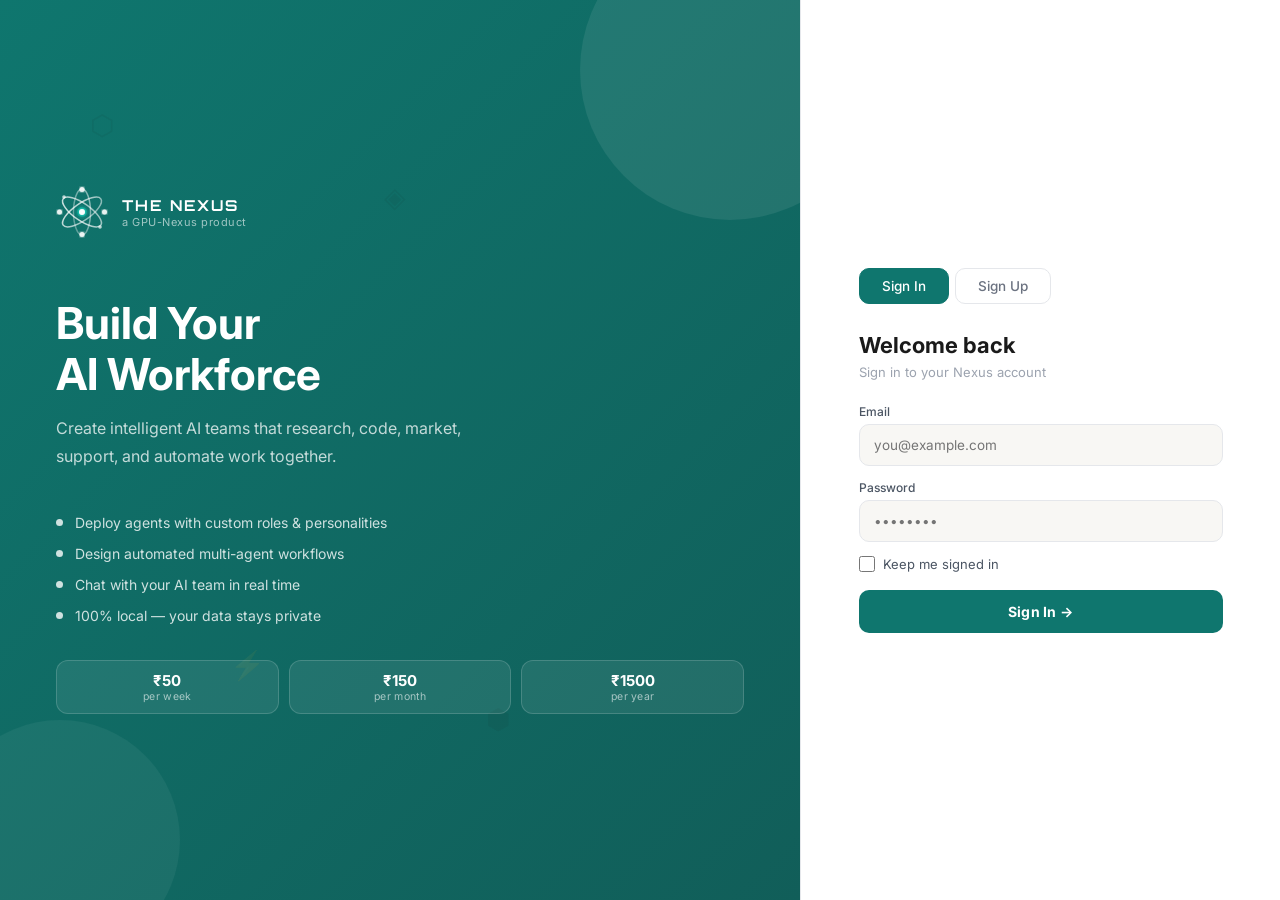
<file: frontend/frontend/dashboard.html>
<!DOCTYPE html>
<html lang="en">
<head>
<meta charset="UTF-8">
<meta name="viewport" content="width=device-width, initial-scale=1">
<title>Dashboard — THE NEXUS</title>
<link rel="preconnect" href="https://fonts.googleapis.com">
<link rel="stylesheet" href="css/style.css">
<style>@import url('https://fonts.googleapis.com/css2?family=Inter:wght@300;400;500;600;700&family=Orbitron:wght@600;700&display=swap');</style>
<script src="js/membership.js"></script>
</head>
<body>
<div class="sidebar">
  <div class="logo">
    <svg class="logo-icon" viewBox="0 0 36 36" fill="none" xmlns="http://www.w3.org/2000/svg">
      <defs>
        <radialGradient id="gCore" cx="50%" cy="50%" r="50%">
          <stop offset="0%" stop-color="#ffffff"/>
          <stop offset="60%" stop-color="#14B8A6"/>
          <stop offset="100%" stop-color="#0F766E"/>
        </radialGradient>
        <linearGradient id="gOrbit1" x1="0%" y1="0%" x2="100%" y2="100%">
          <stop offset="0%" stop-color="#14B8A6"/>
          <stop offset="100%" stop-color="#0F766E"/>
        </linearGradient>
        <linearGradient id="gOrbit2" x1="100%" y1="0%" x2="0%" y2="100%">
          <stop offset="0%" stop-color="#0F766E"/>
          <stop offset="100%" stop-color="#22C55E"/>
        </linearGradient>
        <filter id="glow"><feGaussianBlur stdDeviation="1" result="blur"/><feComposite in="SourceGraphic" in2="blur" operator="over"/></filter>
      </defs>
      <ellipse cx="18" cy="18" rx="16" ry="6" stroke="url(#gOrbit1)" stroke-width="1.2" fill="none" opacity="0.9" transform="rotate(-35 18 18)"/>
      <ellipse cx="18" cy="18" rx="16" ry="6" stroke="url(#gOrbit2)" stroke-width="1.2" fill="none" opacity="0.9" transform="rotate(35 18 18)"/>
      <ellipse cx="18" cy="18" rx="16" ry="6" stroke="url(#gOrbit1)" stroke-width="1.2" fill="none" opacity="0.6" transform="rotate(90 18 18)"/>
      <circle cx="18" cy="2.1" r="2" fill="#14B8A6" filter="url(#glow)"/>
      <circle cx="18" cy="33.9" r="2" fill="#0F766E" filter="url(#glow)"/>
      <circle cx="2.1" cy="18" r="2" fill="#0F766E" filter="url(#glow)"/>
      <circle cx="33.9" cy="18" r="2" fill="#14B8A6" filter="url(#glow)"/>
      <circle cx="5.5" cy="7" r="1.5" fill="#14B8A6" opacity="0.8"/>
      <circle cx="30.5" cy="29" r="1.5" fill="#22C55E" opacity="0.8"/>
      <circle cx="18" cy="18" r="4" fill="url(#gCore)" filter="url(#glow)"/>
      <circle cx="18" cy="18" r="2" fill="white" opacity="0.9"/>
    </svg>
    <div class="logo-text">
      <span class="logo-name">THE NEXUS</span>
      <span class="logo-sub">a GPU-Nexus product</span>
    </div>
  </div>

  <div class="nav-section">
    <h4>Overview</h4>
    <a href="dashboard.html" class="nav-dashboard active"><span class="nav-icon">⬛</span> Dashboard</a>
  </div>
  <div class="nav-section">
    <h4>AI Workforce</h4>
    <a href="agents.html" class="nav-agents"><span class="nav-icon">🤖</span> AI Workforce</a>
    <a href="createagents.html" class="nav-createagents"><span class="nav-icon">✦</span> Create Workforce</a>
  </div>
  <div class="nav-section">
    <h4>Intelligence</h4>
    <a href="multiagent.html" class="nav-multiagent"><span class="nav-icon">🧬</span> Multi-Agent Engine</a>
  </div>
    <div class="nav-section">
    <h4>Automation</h4>
    <a href="workflow.html" class="nav-workflow"><span class="nav-icon">⚡</span> Workflows</a>
  </div>
  <div class="nav-section">
    <h4>Communication</h4>
    <a href="chat.html" class="nav-chat"><span class="nav-icon">💬</span> Chat</a>
  </div>

  <div class="nav-section">
    <h4>Build</h4>
    <a href="build.html" class="nav-build"><span class="nav-icon">🧠</span> Describe &amp; Build</a>
  </div>

  <div class="nav-section">
    <h4>Account</h4>
    <a href="membership.html" class="nav-membership"><span class="nav-icon">💎</span> Membership</a>
  </div>

  <div class="sidebar-profile">
    <a href="profile.html" class="profile-link">
      <div class="avatar">A</div>
      <div class="profile-info">
        <div class="profile-name" id="profileName">User</div>
        <div class="profile-role">View &amp; Edit</div>
      </div>
      <div class="online-dot"></div>
      <button onclick="logout()" class="btn">
        Logout
      </button>
    </a>
  </div>
</div>
<div class="main">
  <div class="hero-banner">
    <div style="display:flex;align-items:flex-start;justify-content:space-between;flex-wrap:wrap;gap:16px">
      <div>
        <h1 id="welcomeText">Build Your AI Workforce</h1>
        <p style="margin-bottom:6px;font-weight:500;color:#4B5563">THE NEXUS — A GPU-Nexus Product</p>
        <p>Create intelligent AI teams that research, code, market, support, and automate work together.</p>
      </div>
      <a href="createagents.html" class="btn">+ New Workforce</a>
    </div>
  </div>

  <div class="membership-status-card">
    <div class="membership-status-left">
      <div class="membership-status-icon">💎</div>
      <div>
        <div class="membership-status-title">Membership Status</div>
        <div class="membership-status-plan" id="dash-plan-name">Loading…</div>
      </div>
    </div>
    <div class="membership-status-right">
      <div class="membership-status-stat">
        <div class="v" id="dash-price">₹0</div>
        <div class="l">Current Plan</div>
      </div>
      <div class="membership-status-stat">
        <div class="v"><span id="dash-days">0</span> Days</div>
        <div class="l">Remaining</div>
      </div>
      <span class="badge badge-teal" id="dash-badge">Free</span>
      <a href="membership.html" class="btn btn-ghost">Manage</a>
    </div>
  </div>

  <div class="metric-grid">
    <div class="metric-card"><div class="metric-icon">🤖</div><div class="metric-value">24</div><div class="metric-label">Active Agents</div></div>
    <div class="metric-card"><div class="metric-icon">⚡</div><div class="metric-value">1,284</div><div class="metric-label">Tasks Automated</div></div>
    <div class="metric-card"><div class="metric-icon">🕐</div><div class="metric-value">92h</div><div class="metric-label">Hours Saved</div></div>
    <div class="metric-card"><div class="metric-icon">✅</div><div class="metric-value">98%</div><div class="metric-label">Success Rate</div></div>
  </div>

  <h3 style="font-size:13px;font-weight:600;color:#9CA3AF;letter-spacing:0.5px;margin:28px 0 14px">AI WORKFORCE TEMPLATES</h3>
  <div class="grid" style="margin-bottom:28px">
    <div class="template-card" onclick="location.href='createagents.html'"><div class="t-icon">🚀</div><div class="t-name">Software Startup Team</div><div class="t-desc">CEO, Architect, Devs &amp; QA</div></div>
    <div class="template-card" onclick="location.href='createagents.html'"><div class="t-icon">📚</div><div class="t-name">Student Team</div><div class="t-desc">Research &amp; study support</div></div>
    <div class="template-card" onclick="location.href='createagents.html'"><div class="t-icon">📈</div><div class="t-name">Marketing Team</div><div class="t-desc">Campaigns &amp; outreach</div></div>
    <div class="template-card" onclick="location.href='createagents.html'"><div class="t-icon">🔬</div><div class="t-name">Research Team</div><div class="t-desc">Deep research &amp; analysis</div></div>
    <div class="template-card" onclick="location.href='createagents.html'"><div class="t-icon">💼</div><div class="t-name">Business Team</div><div class="t-desc">Strategy &amp; operations</div></div>
    <div class="template-card" onclick="location.href='createagents.html'"><div class="t-icon">🎧</div><div class="t-name">Customer Support Team</div><div class="t-desc">Triage &amp; resolution</div></div>
  </div>

  <h3 style="font-size:13px;font-weight:600;color:#9CA3AF;letter-spacing:0.5px;margin-bottom:14px">SEARCH AI TEAMS</h3>
  <div class="section-card" style="margin-bottom:28px">
    <input class="search" id="teamSearch" style="width:100%;margin-bottom:4px" placeholder="Search AI Teams…" oninput="searchTeams()">
    <div id="teamResult"></div>
  </div>

  <div class="two-col">
    <div class="section-card">
      <h3>Recent Activity</h3>
      <div class="activity-item"><div class="activity-dot"></div><div><div class="activity-text">Research Agent completed market analysis report</div><div class="activity-time">2 minutes ago</div></div></div>
      <div class="activity-item"><div class="activity-dot" style="background:#7C3AED"></div><div><div class="activity-text">New Workflow "Lead Pipeline" started running</div><div class="activity-time">18 minutes ago</div></div></div>
      <div class="activity-item"><div class="activity-dot" style="background:#22C55E"></div><div><div class="activity-text">Coding Agent fixed 3 bugs in auth module</div><div class="activity-time">1 hour ago</div></div></div>
      <div class="activity-item"><div class="activity-dot" style="background:#F59E0B"></div><div><div class="activity-text">Marketing Agent generated 23 outreach emails</div><div class="activity-time">3 hours ago</div></div></div>
    </div>
    <div class="section-card">
      <h3>Quick Actions</h3>
      <a class="qa-row" href="build.html">🧠 Describe &amp; Build</a>
      <a class="qa-row" href="createagents.html">✦ Create Workforce</a>
      <a class="qa-row" href="chat.html">💬 Start Chat</a>
      <a class="qa-row" href="workflow.html">⚡ New Workflow</a>
      <a class="qa-row" href="agents.html">🤖 View AI Workforce</a>
    </div>
  </div>
</div>
<script>
// ── auth guard ────────────────────────────────────────────────────
const token = localStorage.getItem("token");
if(!token) window.location.href = "login.html";

// ── sidebar name + welcome ────────────────────────────────────────
const fullName = localStorage.getItem("full_name") || "User";
document.getElementById("profileName").innerText  = fullName;
document.getElementById("welcomeText").innerText  = `Welcome, ${fullName}`;

// ── logout ─────────────────────────────────────────────────────────
function logout(){
    localStorage.clear();
    window.location.href = "login.html";
}

// ── load profile from backend & render membership card ────────────
async function loadDashboard(){
    const data = await fetchProfile();

    // Update sidebar name in case it changed
    if(data && data.full_name){
        document.getElementById("profileName").innerText = data.full_name;
        document.getElementById("welcomeText").innerText = `Welcome, ${data.full_name}`;
    }

    renderMembershipStatus(data, {
        planName: "dash-plan-name",
        price:    "dash-price",
        days:     "dash-days",
        badge:    "dash-badge"
    });
}

// ── live-update when payment completes (same or other tab) ────────
listenForPlanUpdates(function(updated){
    renderMembershipStatus(updated, {
        planName: "dash-plan-name",
        price:    "dash-price",
        days:     "dash-days",
        badge:    "dash-badge"
    });
});

loadDashboard();

// ── team search ───────────────────────────────────────────────────
const teamData = {
  "software startup team": {
    members: ["CEO Agent","Research Agent","System Architect","Backend Developer","Frontend Developer","QA Tester","Documentation Agent"],
    models: ["DeepSeek R1","Qwen Coder","Llama 3","Mistral"]
  },
  "student team": {
    members: ["Research Agent","Notes Agent","Tutor Agent","Documentation Agent"],
    models: ["Llama 3","Mistral"]
  },
  "marketing team": {
    members: ["Strategy Agent","Copywriter Agent","SEO Agent","Outreach Agent"],
    models: ["Qwen Coder","Llama 3"]
  },
  "research team": {
    members: ["Lead Research Agent","Data Analyst Agent","Summarizer Agent"],
    models: ["DeepSeek R1","Mistral"]
  },
  "business team": {
    members: ["Strategy Agent","Operations Agent","Finance Agent"],
    models: ["Llama 3","Mistral"]
  },
  "customer support team": {
    members: ["Triage Agent","Support Agent","Escalation Agent"],
    models: ["Qwen Coder","Llama 3"]
  }
};
function searchTeams(){
  const q = document.getElementById('teamSearch').value.trim().toLowerCase();
  const box = document.getElementById('teamResult');
  if(!q){ box.innerHTML=''; return; }
  const match = Object.keys(teamData).find(k => k.includes(q));
  if(!match){ box.innerHTML = '<p style="font-size:13px;color:#9CA3AF;margin-top:12px">No matching AI team found.</p>'; return; }
  const team = teamData[match];
  const title = match.replace(/\b\w/g, c => c.toUpperCase());
  box.innerHTML = `
    <div class="divider"></div>
    <div style="font-weight:600;font-size:14px;margin-bottom:10px">${title}</div>
    <div style="font-size:12px;color:#9CA3AF;text-transform:uppercase;letter-spacing:0.5px;margin-bottom:6px">Included Members</div>
    <div style="display:flex;flex-wrap:wrap;gap:8px;margin-bottom:14px">${team.members.map(m=>`<span class="badge badge-teal">${m}</span>`).join('')}</div>
    <div style="font-size:12px;color:#9CA3AF;text-transform:uppercase;letter-spacing:0.5px;margin-bottom:6px">Recommended Models</div>
    <div style="display:flex;flex-wrap:wrap;gap:8px">${team.models.map(m=>`<span class="badge badge-purple">${m}</span>`).join('')}</div>
  `;
}
</script>
</body>
</html>
</file>
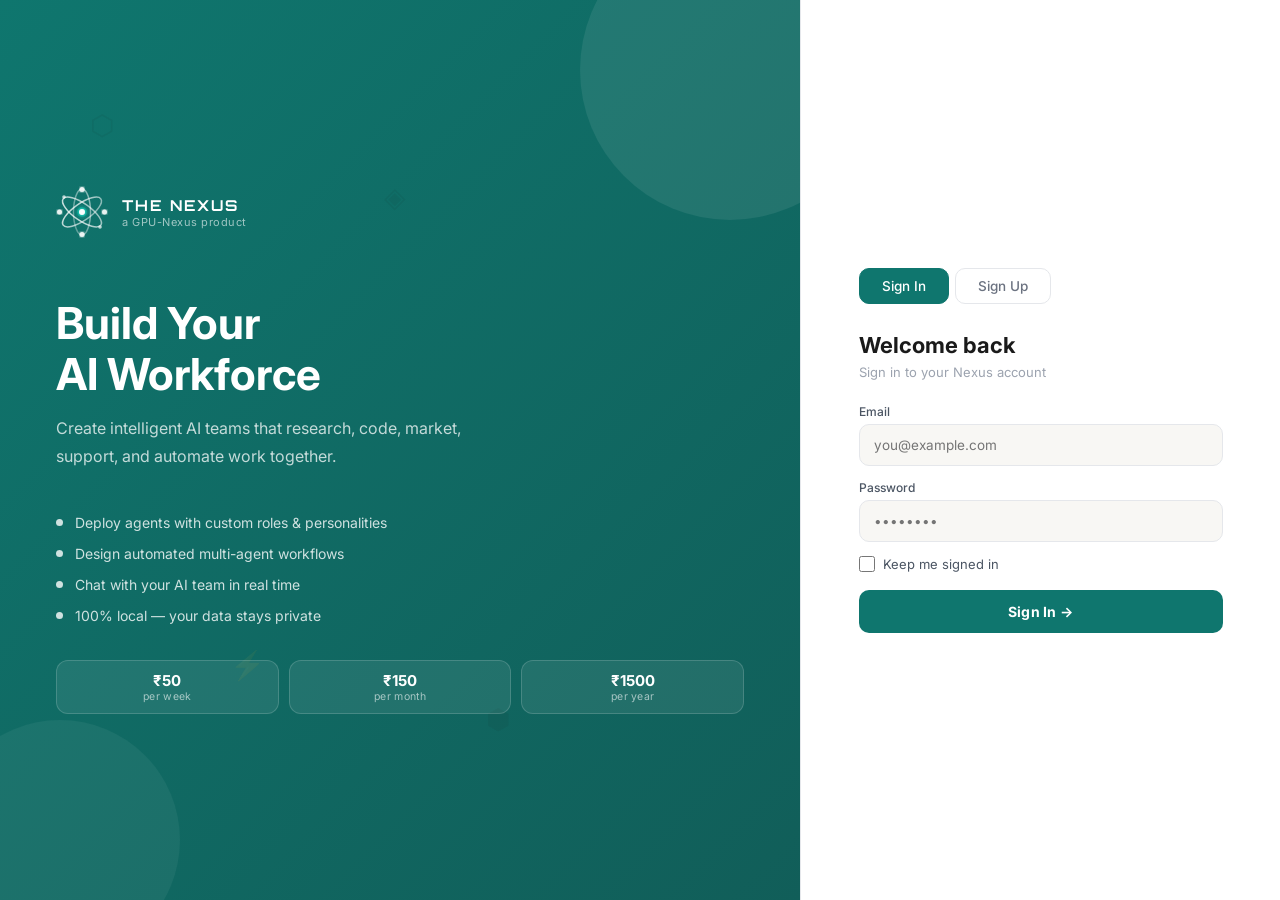
<file: frontend/frontend/login.html>
<!DOCTYPE html>
<html lang="en">
<head>
<meta charset="UTF-8">
<meta name="viewport" content="width=device-width, initial-scale=1">
<title>Login — THE NEXUS</title>
<style>
@import url('https://fonts.googleapis.com/css2?family=Inter:wght@300;400;500;600;700&family=Orbitron:wght@600;700&display=swap');
*,*::before,*::after{margin:0;padding:0;box-sizing:border-box}
html,body{height:100%}
body{font-family:'Inter',sans-serif;background:#F8F7F4;color:#1A1A1A;display:flex;min-height:100vh}
.left{flex:1;background:linear-gradient(135deg,#0F766E,#115E59);color:white;padding:60px 56px;display:flex;flex-direction:column;justify-content:center;position:relative;overflow:hidden}
.left::before{content:'';position:absolute;top:-80px;right:-80px;width:300px;height:300px;background:rgba(255,255,255,0.08);border-radius:50%}
.left::after{content:'';position:absolute;bottom:-60px;left:-60px;width:240px;height:240px;background:rgba(255,255,255,0.05);border-radius:50%}
.left-logo{display:flex;align-items:center;gap:14px;margin-bottom:60px;position:relative;z-index:1}
.left-logo svg{width:52px;height:52px}
.left-logo-name{font-family:'Orbitron',sans-serif;font-size:15px;font-weight:700;color:white;letter-spacing:2px}
.left-logo-sub{font-size:11px;color:rgba(255,255,255,0.6);letter-spacing:0.5px}
.left-hero{position:relative;z-index:1}
.left-hero h1{font-size:44px;font-weight:700;line-height:1.15;margin-bottom:16px;color:white}
.left-hero p{font-size:16px;color:rgba(255,255,255,0.75);line-height:1.7;max-width:420px}
.features{margin-top:44px;display:flex;flex-direction:column;gap:14px;position:relative;z-index:1}
.feat{display:flex;align-items:center;gap:12px;font-size:14px;color:rgba(255,255,255,0.8)}
.feat-dot{width:7px;height:7px;border-radius:50%;background:rgba(255,255,255,0.8);flex-shrink:0}
.pricing-strip{display:flex;gap:10px;margin-top:36px;position:relative;z-index:1;flex-wrap:wrap}
.price-pill{background:rgba(255,255,255,0.08);border:1px solid rgba(255,255,255,0.16);border-radius:12px;padding:10px 16px;text-align:center;flex:1;min-width:90px}
.price-pill .amt{font-size:15px;font-weight:700;color:#fff}
.price-pill .per{font-size:10.5px;color:rgba(255,255,255,0.6);letter-spacing:0.3px}

.right{width:480px;background:white;border-left:1px solid #E5E7EB;display:flex;align-items:center;justify-content:center}
.card{width:380px;padding:8px}
.tabs{display:flex;gap:6px;margin-bottom:28px}
.tabs button{padding:9px 22px;border:1px solid #E5E7EB;background:transparent;color:#6B7280;border-radius:10px;font-size:13.5px;font-weight:500;cursor:pointer;transition:all 0.2s;font-family:'Inter',sans-serif}
.tabs button.active{background:#0F766E;color:white;border-color:#0F766E}
.form-title{font-size:22px;font-weight:700;margin-bottom:6px}
.form-sub{font-size:13px;color:#9CA3AF;margin-bottom:24px}
.field{margin-bottom:14px}
.field label{display:block;font-size:12px;font-weight:500;color:#4B5563;margin-bottom:5px}
.field input{width:100%;padding:12px 14px;background:#F8F7F4;border:1px solid #E5E7EB;border-radius:10px;color:#1A1A1A;font-size:13.5px;font-family:'Inter',sans-serif;outline:none;transition:border-color 0.2s}
.field input:focus{border-color:#0F766E;box-shadow:0 0 0 3px rgba(15,118,110,0.1)}
.remember{display:flex;align-items:center;gap:8px;font-size:13px;color:#4B5563;margin-bottom:18px}
.remember input{width:16px;height:16px;accent-color:#0F766E}
.btn{width:100%;padding:13px;background:#0F766E;color:white;border:none;border-radius:10px;font-size:14px;font-weight:700;cursor:pointer;font-family:'Inter',sans-serif;letter-spacing:0.3px;transition:all 0.2s}
.btn:hover{background:#0D6B64;box-shadow:0 6px 16px rgba(15,118,110,0.3)}
.form-section{display:none}.form-section.show{display:block}
.floating{position:fixed;font-size:28px;opacity:0.06;animation:float 7s ease-in-out infinite;pointer-events:none}
.f1{left:7%;top:12%;animation-delay:0s}.f2{left:18%;top:72%;animation-delay:1.5s}
.f3{left:30%;top:20%;animation-delay:3s}.f4{left:38%;top:78%;animation-delay:4.5s}
@keyframes float{0%,100%{transform:translateY(0) rotate(0);}50%{transform:translateY(-22px) rotate(8deg);}}
</style>
</head>
<body>
<div class="left">
  <div class="left-logo">
    <svg viewBox="0 0 52 52" fill="none" xmlns="http://www.w3.org/2000/svg">
      <defs>
        <radialGradient id="gCL" cx="50%" cy="50%" r="50%"><stop offset="0%" stop-color="#ffffff"/><stop offset="60%" stop-color="#14B8A6"/><stop offset="100%" stop-color="#0F766E"/></radialGradient>
        <linearGradient id="gOL1" x1="0%" y1="0%" x2="100%" y2="100%"><stop offset="0%" stop-color="rgba(255,255,255,0.9)"/><stop offset="100%" stop-color="rgba(255,255,255,0.5)"/></linearGradient>
        <linearGradient id="gOL2" x1="100%" y1="0%" x2="0%" y2="100%"><stop offset="0%" stop-color="rgba(255,255,255,0.6)"/><stop offset="100%" stop-color="rgba(255,255,255,0.9)"/></linearGradient>
        <filter id="glowL"><feGaussianBlur stdDeviation="1.5" result="b"/><feComposite in="SourceGraphic" in2="b" operator="over"/></filter>
      </defs>
      <ellipse cx="26" cy="26" rx="23" ry="8.5" stroke="url(#gOL1)" stroke-width="1.5" fill="none" opacity="0.9" transform="rotate(-35 26 26)"/>
      <ellipse cx="26" cy="26" rx="23" ry="8.5" stroke="url(#gOL2)" stroke-width="1.5" fill="none" opacity="0.9" transform="rotate(35 26 26)"/>
      <ellipse cx="26" cy="26" rx="23" ry="8.5" stroke="url(#gOL1)" stroke-width="1.5" fill="none" opacity="0.6" transform="rotate(90 26 26)"/>
      <circle cx="26" cy="3.5" r="2.5" fill="white" filter="url(#glowL)" opacity="0.9"/>
      <circle cx="26" cy="48.5" r="2.5" fill="white" filter="url(#glowL)" opacity="0.9"/>
      <circle cx="3.5" cy="26" r="2.5" fill="white" filter="url(#glowL)" opacity="0.9"/>
      <circle cx="48.5" cy="26" r="2.5" fill="white" filter="url(#glowL)" opacity="0.9"/>
      <circle cx="8" cy="11" r="1.8" fill="white" opacity="0.7"/>
      <circle cx="44" cy="41" r="1.8" fill="white" opacity="0.7"/>
      <circle cx="26" cy="26" r="6" fill="url(#gCL)" filter="url(#glowL)"/>
      <circle cx="26" cy="26" r="3" fill="white" opacity="0.95"/>
    </svg>
    <div>
      <div class="left-logo-name">THE NEXUS</div>
      <div class="left-logo-sub">a GPU-Nexus product</div>
    </div>
  </div>
  <div class="left-hero">
    <h1>Build Your<br>AI Workforce</h1>
    <p>Create intelligent AI teams that research, code, market, support, and automate work together.</p>
    <div class="features">
      <div class="feat"><div class="feat-dot"></div>Deploy agents with custom roles &amp; personalities</div>
      <div class="feat"><div class="feat-dot"></div>Design automated multi-agent workflows</div>
      <div class="feat"><div class="feat-dot"></div>Chat with your AI team in real time</div>
      <div class="feat"><div class="feat-dot"></div>100% local — your data stays private</div>
    </div>
    <div class="pricing-strip">
      <div class="price-pill"><div class="amt">₹50</div><div class="per">per week</div></div>
      <div class="price-pill"><div class="amt">₹150</div><div class="per">per month</div></div>
      <div class="price-pill"><div class="amt">₹1500</div><div class="per">per year</div></div>
    </div>
  </div>
</div>

<div class="right">
  <div class="card">
    <div class="tabs">
      <button id="lbtn" class="active" onclick="show('login')">Sign In</button>
      <button id="sbtn" onclick="show('signup')">Sign Up</button>
    </div>
   <div id="login" class="form-section show">
    <div class="form-title">Welcome back</div>
    <div class="form-sub">Sign in to your Nexus account</div>

    <div class="field">
        <label>Email</label>
        <input id="loginEmail" type="email" placeholder="you@example.com">
    </div>

    <div class="field">
        <label>Password</label>
        <input id="loginPassword" type="password" placeholder="••••••••">
    </div>

    <div class="remember">
        <input id="rem" type="checkbox">
        <label for="rem">Keep me signed in</label>
    </div>

    <button class="btn" onclick="login()">Sign In →</button>
</div>
    <div id="signup" class="form-section">
      <div class="form-title">Create account</div>
      <div class="form-sub">Start building your AI team today</div>
      <div class="field">
  <label>Full Name</label>
  <input id="signupName" placeholder="Your name">
</div>

      <div class="field">
        <label>Email</label>
        <input id="signupEmail" type="email" placeholder="you@example.com">
      </div>

      <div class="field">
        <label>Phone</label>
        <input id="signupPhone" type="tel" placeholder="+91 00000 00000">
      </div>

      <div class="field">
        <label>Date of Birth</label>
        <input id="signupDob" type="date">
      </div>

      <div class="field">
        <label>Password</label>
        <input id="signupPassword" type="password" placeholder="••••••••">
      </div>

      <div class="field">
        <label>Confirm Password</label>
        <input id="signupConfirmPassword" type="password" placeholder="••••••••">
      </div>
      <button class="btn" onclick="signup()">
          Create Account →
        </button>
    </div>
  </div>
</div>

<div class="floating f1">⬡</div>
<div class="floating f2">⚡</div>
<div class="floating f3">◈</div>
<div class="floating f4">⬢</div>

<script>
function show(id){
    document.querySelectorAll('.form-section')
    .forEach(x=>x.classList.remove('show'));

    document.getElementById(id)
    .classList.add('show');

    document.getElementById('lbtn')
    .classList.toggle('active',id==='login');

    document.getElementById('sbtn')
    .classList.toggle('active',id==='signup');
}

async function login(){

    const email =
        document.getElementById("loginEmail").value;

    const password =
        document.getElementById("loginPassword").value;

    try{

        const response = await fetch(
            "http://127.0.0.1:8000/login",
            {
                method:"POST",
                headers:{
                    "Content-Type":"application/json"
                },
                body:JSON.stringify({
                    email:email,
                    password:password
                })
            }
        );

        const data = await response.json();

        if(data.success){

            localStorage.setItem(
                "token",
                data.token
            );

            localStorage.setItem(
                "user_id",
                data.user_id
            );

            localStorage.setItem(
                "full_name",
                data.full_name
            );

            localStorage.setItem(
                "email",
                data.email
            );

            alert("Login Successful");

            window.location.href =
                "dashboard.html";

        }else{

            alert(data.message);
        }

    }catch(error){

        console.error(error);

        alert("Cannot connect to backend");
    }
}
async function signup() {

    const full_name = document.getElementById("signupName").value;
    const email = document.getElementById("signupEmail").value;
    const phone = document.getElementById("signupPhone").value;
    const dob = document.getElementById("signupDob").value;
    const password = document.getElementById("signupPassword").value;
    const confirmPassword = document.getElementById("signupConfirmPassword").value;

    if(password !== confirmPassword){
        alert("Passwords do not match");
        return;
    }

    try {

        const response = await fetch(
            "http://127.0.0.1:8000/signup",
            {
                method: "POST",
                headers: {
                    "Content-Type": "application/json"
                },
                body: JSON.stringify({
                    full_name,
                    email,
                    phone,
                    dob,
                    password
                })
            }
        );

        const data = await response.json();

        if(data.success){

            alert("Account created successfully");

            show('login');

            document.querySelector(
                '#login input[type="email"]'
            ).value = email;

        } else {

            alert(data.message);

        }

    } catch(error){

        console.error(error);
        alert("Cannot connect to backend");

    }
}
</script>
</body>
</html>
</file>
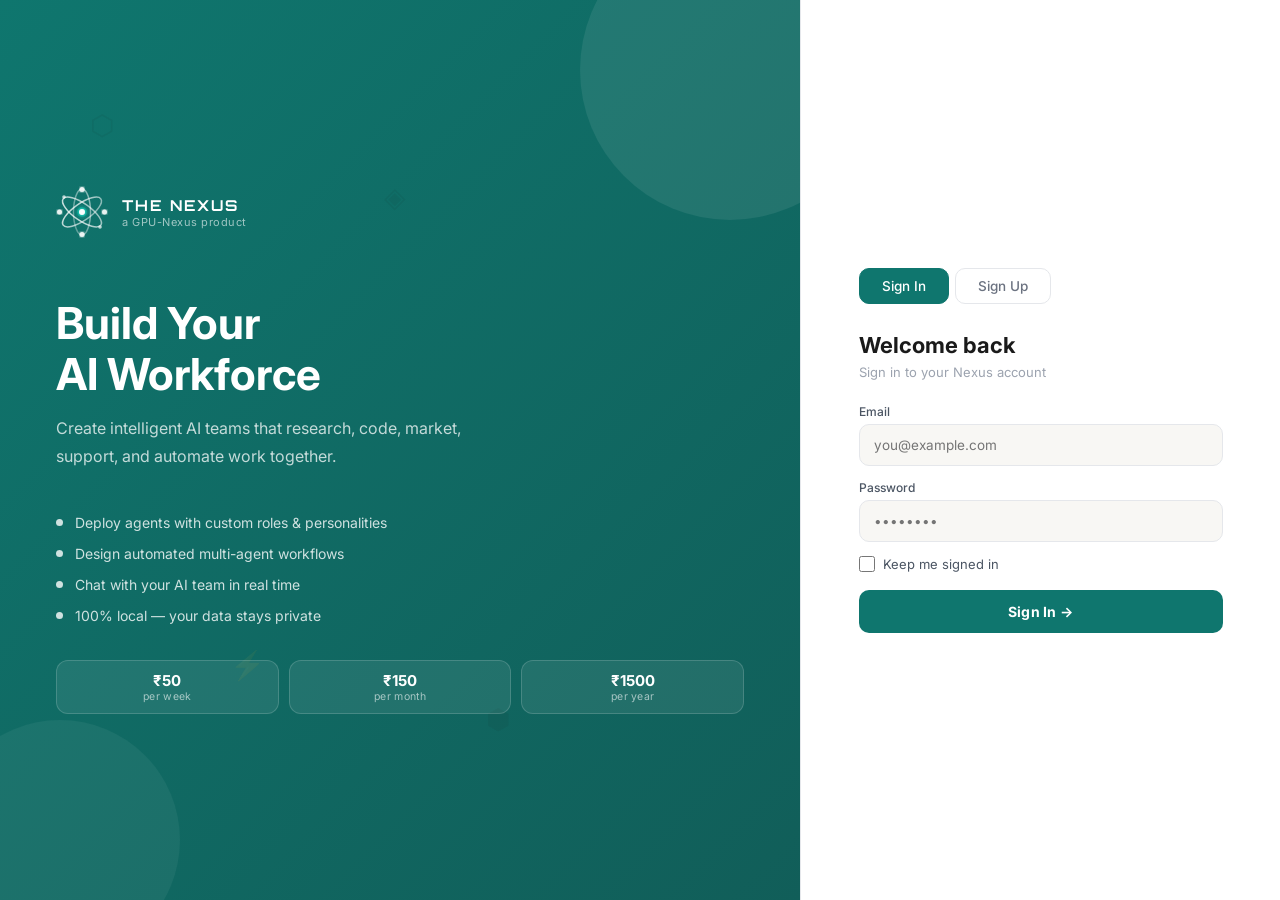
<file: frontend/frontend/membership.html>
<!DOCTYPE html>
<html lang="en">
<head>
<meta charset="UTF-8">
<meta name="viewport" content="width=device-width, initial-scale=1">
<title>Membership — THE NEXUS</title>
<link rel="preconnect" href="https://fonts.googleapis.com">
<link rel="stylesheet" href="css/style.css">
<style>@import url('https://fonts.googleapis.com/css2?family=Inter:wght@300;400;500;600;700&family=Orbitron:wght@600;700&display=swap');</style>
<script src="js/membership.js"></script>
</head>
<body>
<div class="sidebar">
  <div class="logo">
    <svg class="logo-icon" viewBox="0 0 36 36" fill="none" xmlns="http://www.w3.org/2000/svg">
      <defs>
        <radialGradient id="gCore" cx="50%" cy="50%" r="50%">
          <stop offset="0%" stop-color="#ffffff"/>
          <stop offset="60%" stop-color="#14B8A6"/>
          <stop offset="100%" stop-color="#0F766E"/>
        </radialGradient>
        <linearGradient id="gOrbit1" x1="0%" y1="0%" x2="100%" y2="100%">
          <stop offset="0%" stop-color="#14B8A6"/>
          <stop offset="100%" stop-color="#0F766E"/>
        </linearGradient>
        <linearGradient id="gOrbit2" x1="100%" y1="0%" x2="0%" y2="100%">
          <stop offset="0%" stop-color="#0F766E"/>
          <stop offset="100%" stop-color="#22C55E"/>
        </linearGradient>
        <filter id="glow"><feGaussianBlur stdDeviation="1" result="blur"/><feComposite in="SourceGraphic" in2="blur" operator="over"/></filter>
      </defs>
      <ellipse cx="18" cy="18" rx="16" ry="6" stroke="url(#gOrbit1)" stroke-width="1.2" fill="none" opacity="0.9" transform="rotate(-35 18 18)"/>
      <ellipse cx="18" cy="18" rx="16" ry="6" stroke="url(#gOrbit2)" stroke-width="1.2" fill="none" opacity="0.9" transform="rotate(35 18 18)"/>
      <ellipse cx="18" cy="18" rx="16" ry="6" stroke="url(#gOrbit1)" stroke-width="1.2" fill="none" opacity="0.6" transform="rotate(90 18 18)"/>
      <circle cx="18" cy="2.1" r="2" fill="#14B8A6" filter="url(#glow)"/>
      <circle cx="18" cy="33.9" r="2" fill="#0F766E" filter="url(#glow)"/>
      <circle cx="2.1" cy="18" r="2" fill="#0F766E" filter="url(#glow)"/>
      <circle cx="33.9" cy="18" r="2" fill="#14B8A6" filter="url(#glow)"/>
      <circle cx="5.5" cy="7" r="1.5" fill="#14B8A6" opacity="0.8"/>
      <circle cx="30.5" cy="29" r="1.5" fill="#22C55E" opacity="0.8"/>
      <circle cx="18" cy="18" r="4" fill="url(#gCore)" filter="url(#glow)"/>
      <circle cx="18" cy="18" r="2" fill="white" opacity="0.9"/>
    </svg>
    <div class="logo-text">
      <span class="logo-name">THE NEXUS</span>
      <span class="logo-sub">a GPU-Nexus product</span>
    </div>
  </div>

  <div class="nav-section">
    <h4>Overview</h4>
    <a href="dashboard.html" class="nav-dashboard"><span class="nav-icon">⬛</span> Dashboard</a>
  </div>
  <div class="nav-section">
    <h4>AI Workforce</h4>
    <a href="agents.html" class="nav-agents"><span class="nav-icon">🤖</span> AI Workforce</a>
    <a href="createagents.html" class="nav-createagents"><span class="nav-icon">✦</span> Create Workforce</a>
  </div>
  <div class="nav-section">
    <h4>Intelligence</h4>
    <a href="multiagent.html" class="nav-multiagent"><span class="nav-icon">🧬</span> Multi-Agent Engine</a>
  </div>
  <div class="nav-section">
    <h4>Automation</h4>
    <a href="workflow.html" class="nav-workflow"><span class="nav-icon">⚡</span> Workflows</a>
  </div>
  <div class="nav-section">
    <h4>Communication</h4>
    <a href="chat.html" class="nav-chat"><span class="nav-icon">💬</span> Chat</a>
  </div>

  <div class="nav-section">
    <h4>Build</h4>
    <a href="build.html" class="nav-build"><span class="nav-icon">🧠</span> Describe &amp; Build</a>
  </div>

  <div class="nav-section">
    <h4>Account</h4>
    <a href="membership.html" class="nav-membership active"><span class="nav-icon">💎</span> Membership</a>
  </div>

  <div class="sidebar-profile">
    <a href="profile.html" class="profile-link">
      <div class="avatar">A</div>
      <div class="profile-info">
        <div class="profile-name">Akash</div>
        <div class="profile-role">View &amp; Edit</div>
      </div>
      <div class="online-dot"></div>
    </a>
  </div>
</div>
<div class="main">
  <div class="page-header">
    <h1>Membership</h1>
    <p>Choose the plan that fits how you work with your AI agents.</p>
  </div>

  <div id="payment-toast"></div>

  <div class="membership-status-card">
    <div class="membership-status-left">
      <div class="membership-status-icon">💎</div>
      <div>
        <div class="membership-status-title">Current Plan</div>
        <div class="membership-status-plan" id="mem-plan-name">Loading…</div>
      </div>
    </div>
    <div class="membership-status-right">
      <div class="membership-status-stat">
        <div class="v" id="mem-price">₹0</div>
        <div class="l">Billed</div>
      </div>
      <div class="membership-status-stat">
        <div class="v" id="mem-days">0</div>
        <div class="l">Days Remaining</div>
      </div>
      <span class="badge badge-teal" id="mem-badge">Free</span>
    </div>
  </div>

  <div class="pricing-grid">
    <div class="plan-card" data-plan="Weekly Access">
      <div class="plan-name">Weekly Access</div>
      <div class="plan-price">₹50 <span>/ week</span></div>
      <div class="plan-subtext">Billed every 7 days</div>
      <ul class="plan-features">
        <li>Full access to all agents</li>
        <li>Unlimited chats</li>
        <li>Workflow automation</li>
        <li>Cancel anytime</li>
      </ul>
      <a href="payment.html?plan=Weekly%20Access&price=50&cycle=Every%207%20days" class="btn btn-ghost plan-cta">Choose Weekly</a>
    </div>

    <div class="plan-card featured" data-plan="Monthly Access">
      <span class="plan-badge">Most Popular</span>
      <div class="plan-name">Monthly Access</div>
      <div class="plan-price">₹150 <span>/ month</span></div>
      <div class="plan-subtext">Billed every 30 days</div>
      <ul class="plan-features">
        <li>Full access to all agents</li>
        <li>Unlimited chats</li>
        <li>Workflow automation</li>
        <li>Priority model queue</li>
        <li>Cancel anytime</li>
      </ul>
      <a href="payment.html?plan=Monthly%20Access&price=150&cycle=Every%2030%20days" class="btn plan-cta">Choose Monthly</a>
    </div>

    <div class="plan-card" data-plan="Yearly Access">
      <div class="plan-name">Yearly Access</div>
      <div class="plan-price">₹1500 <span>/ year</span></div>
      <div class="plan-subtext">Billed every 12 months</div>
      <ul class="plan-features">
        <li>Full access to all agents</li>
        <li>Unlimited chats</li>
        <li>Workflow automation</li>
        <li>Priority model queue</li>
        <li>2 months free vs monthly</li>
      </ul>
      <a href="payment.html?plan=Yearly%20Access&price=1500&cycle=Every%2012%20months" class="btn btn-ghost plan-cta">Choose Yearly</a>
    </div>
  </div>
</div>

<script>
const token = localStorage.getItem("token");

if(!token){
    window.location.href = "login.html";
}

function showToast(message){
    const box = document.getElementById("payment-toast");
    box.innerHTML = `
        <div class="pm-note" style="background:#DCFCE7; color:#15803D; margin-bottom:20px;">
            <span class="ic">✅</span><div>${message}</div>
        </div>`;
    setTimeout(() => { box.innerHTML = ""; }, 6000);
}

function markCurrentPlan(plan){
    document.querySelectorAll(".plan-card").forEach(card => {
        const cta = card.querySelector(".plan-cta");
        if(card.dataset.plan === plan){
            card.style.borderColor = "var(--green)";
            cta.innerText = "Current Plan";
            cta.classList.add("btn-ghost");
            cta.removeAttribute("href");
            cta.style.pointerEvents = "none";
            cta.style.opacity = "0.7";
        }else{
            cta.style.pointerEvents = "";
            cta.style.opacity = "";
        }
    });
}

async function loadMembership(){
    const data = await fetchProfile();

    const result = renderMembershipStatus(data, {
        planName: "mem-plan-name",
        price: "mem-price",
        days: "mem-days",
        badge: "mem-badge"
    });

    if(result.isActive){
        markCurrentPlan(result.plan);
    }

    // If we just came back from a successful payment, show a confirmation.
    if(sessionStorage.getItem("payment_just_completed") === "1"){
        showToast(`Payment successful — ${result.plan} is now active.`);
        sessionStorage.removeItem("payment_just_completed");
    }
}

loadMembership();
</script>
</body>
</html>
</file>
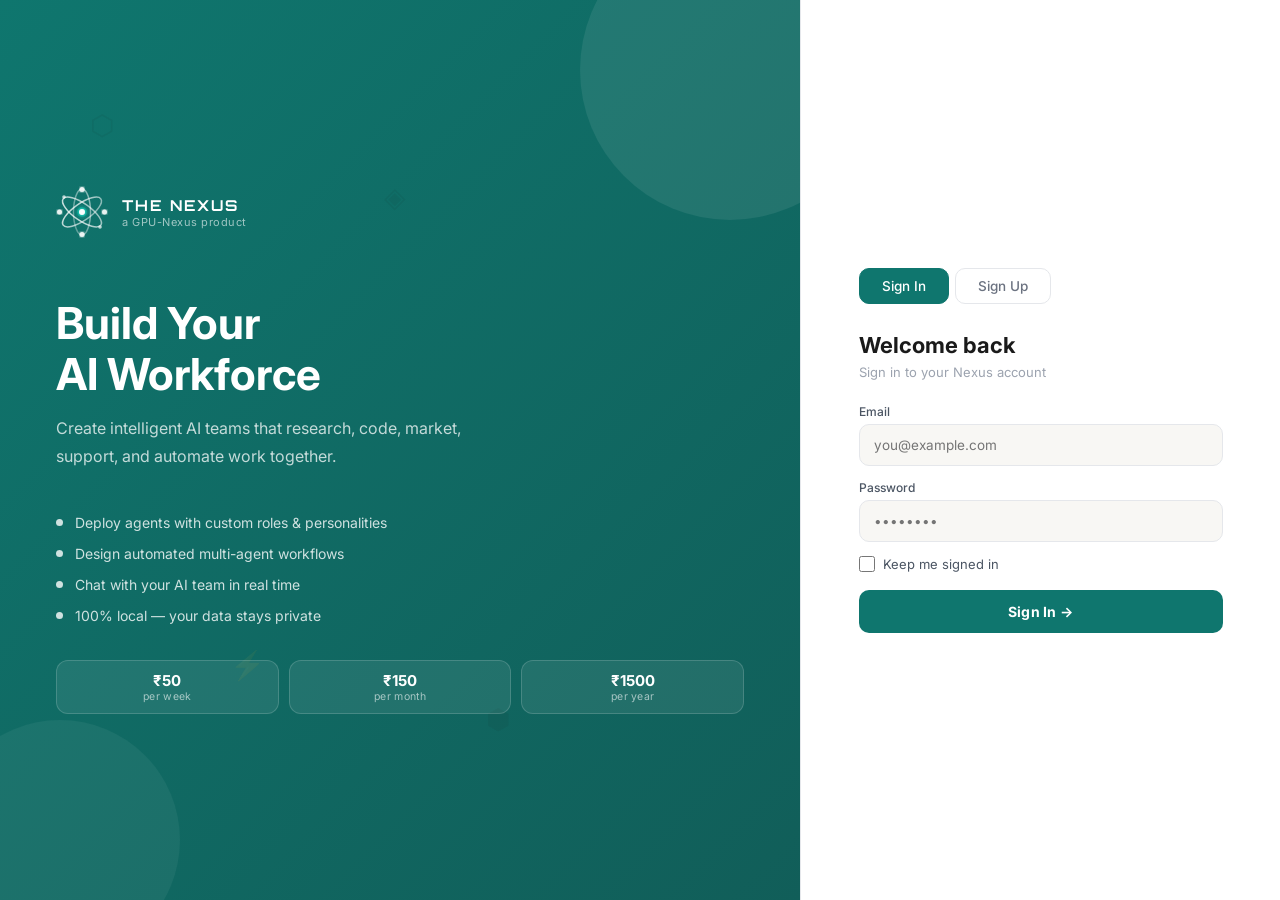
<file: frontend/frontend/multiagent.html>
<!DOCTYPE html>
<html lang="en">
<head>
<meta charset="UTF-8"><meta name="viewport" content="width=device-width, initial-scale=1">
<title>Multi-Agent Engine — THE NEXUS</title>
<link rel="preconnect" href="https://fonts.googleapis.com">
<link rel="stylesheet" href="css/style.css">
<style>
@import url('https://fonts.googleapis.com/css2?family=Inter:wght@300;400;500;600;700&family=Orbitron:wght@600;700&display=swap');

/* ── layout ── */
.mae-layout { display: grid; grid-template-columns: 1fr 340px; gap: 20px; }
@media(max-width:900px){ .mae-layout { grid-template-columns: 1fr; } }

/* ── input panel ── */
.mae-input-panel { background:#fff; border-radius:18px; padding:28px; box-shadow:0 6px 18px rgba(0,0,0,.06); }
.mae-input-panel h2 { font-size:16px; font-weight:700; margin-bottom:6px; }
.mae-input-panel p  { font-size:13px; color:#6B7280; margin-bottom:20px; }
.mae-textarea {
  width:100%; box-sizing:border-box;
  min-height:110px; resize:vertical;
  border:1.5px solid #E5E7EB; border-radius:12px;
  padding:14px 16px; font-size:14px; font-family:inherit;
  outline:none; transition:border 0.2s;
}
.mae-textarea:focus { border-color:#14B8A6; }

/* ── agent chips ── */
.agent-chips { display:flex; flex-wrap:wrap; gap:8px; margin:16px 0; }
.agent-chip {
  display:flex; align-items:center; gap:6px;
  padding:6px 12px; border-radius:20px;
  font-size:12px; font-weight:500;
  border:1.5px solid transparent; cursor:pointer;
  transition:all 0.2s; user-select:none;
}
.agent-chip:hover { transform:translateY(-1px); box-shadow:0 3px 8px rgba(0,0,0,.1); }
.agent-chip.selected { border-color:#14B8A6; box-shadow:0 0 0 2px rgba(20,184,166,0.2); }
.chip-icon { font-size:15px; }

/* ── run button ── */
.mae-run-btn {
  width:100%; padding:14px; border-radius:12px;
  background:linear-gradient(135deg,#14B8A6,#0F766E);
  color:#fff; font-size:15px; font-weight:600;
  border:none; cursor:pointer; transition:opacity 0.2s;
  margin-top:16px;
}
.mae-run-btn:disabled { opacity:0.5; cursor:not-allowed; }
.mae-run-btn:hover:not(:disabled) { opacity:0.9; }

/* ── sidebar: roster ── */
.mae-roster { background:#fff; border-radius:18px; padding:22px; box-shadow:0 6px 18px rgba(0,0,0,.06); }
.mae-roster h3 { font-size:12px; color:#9CA3AF; letter-spacing:0.8px; text-transform:uppercase; margin-bottom:14px; }
.roster-item { display:flex; align-items:center; gap:10px; padding:10px; border-radius:10px; margin-bottom:6px; border:1.5px solid #F3F4F6; }
.roster-icon { width:36px; height:36px; border-radius:50%; display:flex; align-items:center; justify-content:center; font-size:17px; flex-shrink:0; }
.roster-name { font-size:13px; font-weight:600; }
.roster-desc { font-size:11px; color:#9CA3AF; }

/* ── results area ── */
.mae-results { margin-top:24px; }
.mae-results-title { font-size:13px; font-weight:700; color:#374151; letter-spacing:0.4px; text-transform:uppercase; margin-bottom:14px; }

/* ── pipeline visualiser ── */
.pipeline {
  display:flex; align-items:flex-start; gap:0;
  overflow-x:auto; padding-bottom:8px;
  margin-bottom:24px;
}
.pipeline-node {
  display:flex; flex-direction:column; align-items:center;
  min-width:110px;
}
.pipeline-circle {
  width:52px; height:52px; border-radius:50%;
  display:flex; align-items:center; justify-content:center;
  font-size:22px; border:2px solid #E5E7EB;
  transition:all 0.4s;
}
.pipeline-circle.active { border-color:#14B8A6; box-shadow:0 0 0 4px rgba(20,184,166,0.15); }
.pipeline-circle.done   { border-color:#22C55E; background:#F0FDF4; }
.pipeline-label { font-size:11px; font-weight:500; color:#6B7280; margin-top:6px; text-align:center; }
.pipeline-arrow {
  display:flex; align-items:center; padding-top:24px;
  color:#D1D5DB; font-size:18px; margin:0 4px;
}

/* ── step cards ── */
.step-card {
  border-radius:14px; padding:18px 20px;
  margin-bottom:12px; border:1.5px solid #F3F4F6;
  opacity:0; transform:translateY(10px);
  transition:opacity 0.4s ease, transform 0.4s ease;
}
.step-card.visible { opacity:1; transform:translateY(0); }
.step-header { display:flex; align-items:center; gap:10px; margin-bottom:10px; }
.step-badge { display:flex; align-items:center; gap:6px; font-size:12px; font-weight:600; }
.step-badge-icon { font-size:17px; }
.step-sub-task { font-size:12px; color:#9CA3AF; margin-bottom:8px; font-style:italic; }
.step-result { font-size:13.5px; line-height:1.65; white-space:pre-wrap; }

/* ── final answer ── */
.final-card {
  background:linear-gradient(135deg,#F0FDFA,#ECFDF5);
  border:1.5px solid #99F6E4;
  border-radius:16px; padding:22px;
  margin-top:8px;
}
.final-label { font-size:11px; font-weight:700; color:#0F766E; letter-spacing:0.8px; text-transform:uppercase; margin-bottom:10px; display:flex; align-items:center; gap:6px; }
.final-content { font-size:14px; line-height:1.7; white-space:pre-wrap; }

/* ── skeleton / spinner ── */
.spinner { display:inline-block; width:14px; height:14px; border:2px solid rgba(255,255,255,.4); border-top-color:#fff; border-radius:50%; animation:spin 0.7s linear infinite; margin-right:8px; vertical-align:middle; }
@keyframes spin { to { transform:rotate(360deg); } }
.skeleton { height:14px; border-radius:6px; background:linear-gradient(90deg,#F3F4F6 25%,#E5E7EB 50%,#F3F4F6 75%); background-size:200% 100%; animation:shimmer 1.2s infinite; margin-bottom:8px; }
@keyframes shimmer { to { background-position:-200% 0; } }

/* ── empty state ── */
.empty-state { text-align:center; padding:48px 24px; color:#9CA3AF; }
.empty-state .empty-icon { font-size:42px; margin-bottom:12px; }
.empty-state p { font-size:13px; }

/* ── progress bar ── */
.progress-bar-wrap { height:4px; border-radius:4px; background:#E5E7EB; margin:12px 0; overflow:hidden; }
.progress-bar { height:100%; border-radius:4px; background:linear-gradient(90deg,#14B8A6,#22C55E); width:0%; transition:width 0.5s ease; }
</style>
</head>
<body>

<!-- ────────────────── SIDEBAR ────────────────── -->
<div class="sidebar">
  <div class="logo">
    <svg class="logo-icon" viewBox="0 0 36 36" fill="none" xmlns="http://www.w3.org/2000/svg">
      <defs>
        <radialGradient id="gCore" cx="50%" cy="50%" r="50%">
          <stop offset="0%" stop-color="#ffffff"/>
          <stop offset="60%" stop-color="#14B8A6"/>
          <stop offset="100%" stop-color="#0F766E"/>
        </radialGradient>
        <linearGradient id="gOrbit1" x1="0%" y1="0%" x2="100%" y2="100%">
          <stop offset="0%" stop-color="#14B8A6"/>
          <stop offset="100%" stop-color="#0F766E"/>
        </linearGradient>
        <linearGradient id="gOrbit2" x1="100%" y1="0%" x2="0%" y2="100%">
          <stop offset="0%" stop-color="#0F766E"/>
          <stop offset="100%" stop-color="#22C55E"/>
        </linearGradient>
        <filter id="glow"><feGaussianBlur stdDeviation="1" result="blur"/><feComposite in="SourceGraphic" in2="blur" operator="over"/></filter>
      </defs>
      <ellipse cx="18" cy="18" rx="16" ry="6" stroke="url(#gOrbit1)" stroke-width="1.2" fill="none" opacity="0.9" transform="rotate(-35 18 18)"/>
      <ellipse cx="18" cy="18" rx="16" ry="6" stroke="url(#gOrbit2)" stroke-width="1.2" fill="none" opacity="0.9" transform="rotate(35 18 18)"/>
      <ellipse cx="18" cy="18" rx="16" ry="6" stroke="url(#gOrbit1)" stroke-width="1.2" fill="none" opacity="0.6" transform="rotate(90 18 18)"/>
      <circle cx="18" cy="2.1" r="2" fill="#14B8A6" filter="url(#glow)"/>
      <circle cx="18" cy="33.9" r="2" fill="#0F766E" filter="url(#glow)"/>
      <circle cx="2.1" cy="18" r="2" fill="#0F766E" filter="url(#glow)"/>
      <circle cx="33.9" cy="18" r="2" fill="#14B8A6" filter="url(#glow)"/>
      <circle cx="5.5" cy="7" r="1.5" fill="#14B8A6" opacity="0.8"/>
      <circle cx="30.5" cy="29" r="1.5" fill="#22C55E" opacity="0.8"/>
      <circle cx="18" cy="18" r="4" fill="url(#gCore)" filter="url(#glow)"/>
      <circle cx="18" cy="18" r="2" fill="white" opacity="0.9"/>
    </svg>
    <div class="logo-text">
      <span class="logo-name">THE NEXUS</span>
      <span class="logo-sub">a GPU-Nexus product</span>
    </div>
  </div>

  <div class="nav-section">
    <h4>Overview</h4>
    <a href="dashboard.html" class="nav-dashboard"><span class="nav-icon">⬛</span> Dashboard</a>
  </div>
  <div class="nav-section">
    <h4>AI Workforce</h4>
    <a href="agents.html" class="nav-agents"><span class="nav-icon">🤖</span> AI Workforce</a>
    <a href="createagents.html" class="nav-createagents"><span class="nav-icon">✦</span> Create Workforce</a>
  </div>
  <div class="nav-section">
    <h4>Intelligence</h4>
    <a href="multiagent.html" class="nav-multiagent active"><span class="nav-icon">🧬</span> Multi-Agent Engine</a>
  </div>
  <div class="nav-section">
    <h4>Automation</h4>
    <a href="workflow.html" class="nav-workflow"><span class="nav-icon">⚡</span> Workflows</a>
  </div>
  <div class="nav-section">
    <h4>Communication</h4>
    <a href="chat.html" class="nav-chat"><span class="nav-icon">💬</span> Chat</a>
  </div>
  <div class="nav-section">
    <h4>Build</h4>
    <a href="build.html" class="nav-build"><span class="nav-icon">🧠</span> Describe &amp; Build</a>
  </div>
  <div class="nav-section">
    <h4>Account</h4>
    <a href="membership.html" class="nav-membership"><span class="nav-icon">💎</span> Membership</a>
  </div>

  <div class="sidebar-profile">
    <a href="profile.html" class="profile-link">
      <div class="avatar" id="sidebarInitial">A</div>
      <div class="profile-info">
        <div class="profile-name" id="sidebarName">Loading…</div>
        <div class="profile-role">View &amp; Edit</div>
      </div>
      <div class="online-dot"></div>
    </a>
  </div>
</div>

<!-- ────────────────── MAIN ────────────────── -->
<div class="main">
  <div class="page-header" style="display:flex;align-items:center;justify-content:space-between;flex-wrap:wrap;gap:12px">
    <div>
      <h1>🧬 Multi-Agent Engine</h1>
      <p>Submit a task — the Supervisor decomposes it and routes each sub-task to the right specialist agent, then synthesises a final answer.</p>
    </div>
    <div style="display:flex;align-items:center;gap:8px;font-size:12px;color:#9CA3AF">
      <span id="engineStatus" style="display:flex;align-items:center;gap:5px">
        <span style="width:8px;height:8px;border-radius:50%;background:#22C55E;display:inline-block"></span>
        Engine Ready
      </span>
    </div>
  </div>

  <div class="mae-layout">

    <!-- LEFT: input + results -->
    <div>
      <!-- Input Panel -->
      <div class="mae-input-panel">
        <h2>New Task</h2>
        <p>Describe a complex task and the engine will automatically route it to the best combination of agents.</p>

        <textarea id="taskInput" class="mae-textarea"
          placeholder="e.g. Research the AI chip market, write a blog post about the top 3 trends, and generate a Python script to visualise the data…"></textarea>

        <!-- Agent filter chips (optional override) -->
        <div style="font-size:12px;font-weight:600;color:#6B7280;margin-bottom:8px;margin-top:4px">
          Preferred agents <span style="font-weight:400;color:#9CA3AF">(optional — auto-selected if none chosen)</span>
        </div>
        <div class="agent-chips" id="agentChips">
          <!-- populated by JS -->
        </div>

        <div class="progress-bar-wrap" id="progressWrap" style="display:none">
          <div class="progress-bar" id="progressBar"></div>
        </div>

        <button class="mae-run-btn" id="runBtn" onclick="runTask()">
          Run Multi-Agent Pipeline
        </button>

        <!-- Example tasks -->
        <div style="margin-top:20px;padding-top:18px;border-top:1px solid #F3F4F6">
          <div style="font-size:11px;color:#9CA3AF;font-weight:600;letter-spacing:0.6px;text-transform:uppercase;margin-bottom:10px">Example tasks</div>
          <div style="display:flex;flex-wrap:wrap;gap:8px" id="exampleTasks"></div>
        </div>
      </div>

      <!-- Results -->
      <div class="mae-results" id="resultsSection" style="display:none">
        <div class="mae-results-title">Pipeline Results</div>

        <!-- Pipeline visualiser -->
        <div class="pipeline" id="pipelineViz"></div>

        <!-- Step cards -->
        <div id="stepCards"></div>

        <!-- Final answer -->
        <div class="final-card" id="finalCard" style="display:none">
          <div class="final-label">✦ Supervisor Synthesis</div>
          <div class="final-content" id="finalContent"></div>
        </div>
      </div>
    </div>

    <!-- RIGHT: agent roster -->
    <div>
      <div class="mae-roster">
        <h3>Available Agents</h3>
        <div id="rosterList">
          <!-- populated by JS -->
        </div>
      </div>

      <!-- run history (session) -->
      <div class="mae-roster" style="margin-top:16px" id="historyPanel">
        <h3>Session History</h3>
        <div id="historyList">
          <div style="font-size:13px;color:#9CA3AF;padding:8px 0">No runs yet.</div>
        </div>
      </div>
    </div>

  </div>
</div>

<!-- ────────────────── SCRIPTS ────────────────── -->
<script>
const API = 'http://localhost:8000';
const token = localStorage.getItem('token');
if (!token) window.location.href = 'login.html';

function authHeaders() {
  return { 'Content-Type': 'application/json', 'Authorization': 'Bearer ' + token };
}

// ── load sidebar profile ──────────────────────────────────────────
(async function loadProfile() {
  try {
    const res = await fetch(API + '/profile', { headers: authHeaders() });
    const d = await res.json();
    if (d.full_name) {
      document.getElementById('sidebarName').textContent = d.full_name;
      document.getElementById('sidebarInitial').textContent = d.full_name[0].toUpperCase();
    }
  } catch(e) {}
})();

// ── roster + chips ────────────────────────────────────────────────
const ROSTER_FALLBACK = [
  { key:'research',  name:'Research Agent',   icon:'🔍', description:'Deep research, summarisation',      color:'#CCFBF1' },
  { key:'coding',    name:'Coding Agent',      icon:'💻', description:'Code generation, debugging',        color:'#EDE9FE' },
  { key:'marketing', name:'Marketing Agent',   icon:'📈', description:'Campaign copy, growth tactics',     color:'#DCFCE7' },
  { key:'support',   name:'Support Agent',     icon:'🎧', description:'Customer support & triage',         color:'#FEF3C7' },
  { key:'analytics', name:'Analytics Agent',   icon:'📊', description:'Data analysis, metrics, reporting', color:'#FEE2E2' },
  { key:'writer',    name:'Writer Agent',       icon:'✍️', description:'Long-form content, docs, summaries',color:'#E0F2FE' },
];

let rosterData = [];
let selectedChips = new Set();

async function loadRoster() {
  try {
    const res = await fetch(API + '/multi-agent/agents', { headers: authHeaders() });
    const d = await res.json();
    if (d.success && d.agents) {
      rosterData = d.agents;
    } else {
      rosterData = ROSTER_FALLBACK;
    }
  } catch(e) {
    rosterData = ROSTER_FALLBACK;
  }
  renderRoster();
  renderChips();
}

function renderRoster() {
  const el = document.getElementById('rosterList');
  el.innerHTML = rosterData.map(a => `
    <div class="roster-item">
      <div class="roster-icon" style="background:${a.color}">${a.icon}</div>
      <div>
        <div class="roster-name">${a.name}</div>
        <div class="roster-desc">${a.description}</div>
      </div>
    </div>
  `).join('');
}

function renderChips() {
  const el = document.getElementById('agentChips');
  el.innerHTML = rosterData.map(a => `
    <div class="agent-chip" id="chip-${a.key}" style="background:${a.color}"
         onclick="toggleChip('${a.key}')">
      <span class="chip-icon">${a.icon}</span>
      <span>${a.name.replace(' Agent','')}</span>
    </div>
  `).join('');
}

function toggleChip(key) {
  const chip = document.getElementById('chip-' + key);
  if (selectedChips.has(key)) {
    selectedChips.delete(key);
    chip.classList.remove('selected');
  } else {
    selectedChips.add(key);
    chip.classList.add('selected');
  }
}

// ── example tasks ─────────────────────────────────────────────────
const EXAMPLES = [
  'Research the top 3 AI chip companies and write a market summary',
  'Build a Python web scraper and document how to run it',
  'Create a social media campaign for a SaaS product launch',
  'Analyse customer churn metrics and suggest retention tactics',
  'Write a technical blog post about LLM fine-tuning with code examples',
];

function renderExamples() {
  const el = document.getElementById('exampleTasks');
  el.innerHTML = EXAMPLES.map(e => `
    <div onclick="useExample(this)" style="
      background:#F9FAFB;border:1.5px solid #E5E7EB;border-radius:8px;
      padding:7px 12px;font-size:12px;cursor:pointer;transition:all 0.2s;
      color:#374151;max-width:260px;
    " onmouseover="this.style.borderColor='#14B8A6'" onmouseout="this.style.borderColor='#E5E7EB'"
    >${e}</div>
  `).join('');
}

function useExample(el) {
  document.getElementById('taskInput').value = el.textContent;
  document.getElementById('taskInput').focus();
}

// ── session history ───────────────────────────────────────────────
const sessionHistory = [];

function addHistory(task, agents) {
  sessionHistory.unshift({ task, agents, time: new Date().toLocaleTimeString() });
  const el = document.getElementById('historyList');
  el.innerHTML = sessionHistory.slice(0, 6).map((h, i) => `
    <div onclick="reRunHistory(${i})" style="
      padding:10px;border-radius:10px;border:1.5px solid #F3F4F6;
      margin-bottom:6px;cursor:pointer;transition:border 0.2s;
    " onmouseover="this.style.borderColor='#14B8A6'" onmouseout="this.style.borderColor='#F3F4F6'">
      <div style="font-size:12px;font-weight:600;color:#374151;margin-bottom:4px;white-space:nowrap;overflow:hidden;text-overflow:ellipsis">${h.task}</div>
      <div style="font-size:11px;color:#9CA3AF">${h.agents.join(' → ')} · ${h.time}</div>
    </div>
  `).join('');
}

function reRunHistory(i) {
  document.getElementById('taskInput').value = sessionHistory[i].task;
  runTask();
}

// ── progress ──────────────────────────────────────────────────────
function setProgress(pct) {
  document.getElementById('progressBar').style.width = pct + '%';
}

// ── pipeline viz ──────────────────────────────────────────────────
function renderPipeline(steps, activeIdx) {
  const viz = document.getElementById('pipelineViz');
  let html = '';
  // Supervisor start
  html += `<div class="pipeline-node">
    <div class="pipeline-circle done" style="background:#FEF3C7;border-color:#F59E0B">🧩</div>
    <div class="pipeline-label">Supervisor</div>
  </div>`;

  steps.forEach((s, i) => {
    html += `<div class="pipeline-arrow">›</div>`;
    const state = i < activeIdx ? 'done' : (i === activeIdx ? 'active' : '');
    html += `<div class="pipeline-node">
      <div class="pipeline-circle ${state}" id="pnode-${i}">${s.icon || '🤖'}</div>
      <div class="pipeline-label">${(s.agent_name||s.agent).replace(' Agent','')}</div>
    </div>`;
  });

  html += `<div class="pipeline-arrow">›</div>`;
  const synthState = activeIdx >= steps.length ? 'done' : '';
  html += `<div class="pipeline-node">
    <div class="pipeline-circle ${synthState}" style="background:${synthState?'#F0FDF4':'#fff'};border-color:${synthState?'#22C55E':'#E5E7EB'}">✦</div>
    <div class="pipeline-label">Synthesis</div>
  </div>`;

  viz.innerHTML = html;
}

// ── step cards ────────────────────────────────────────────────────
function formatText(text) {
  const esc = text.replace(/&/g,'&amp;').replace(/</g,'&lt;').replace(/>/g,'&gt;');
  return esc
    .replace(/\*\*(.+?)\*\*/g,'<strong>$1</strong>')
    .replace(/`([^`]+)`/g,'<code>$1</code>')
    .replace(/\n/g,'<br>');
}

function appendStepCard(step, color) {
  const cards = document.getElementById('stepCards');
  const div = document.createElement('div');
  div.className = 'step-card';
  div.style.background = color ? color + '30' : '#F9FAFB';
  div.style.borderColor = color ? color : '#F3F4F6';
  div.innerHTML = `
    <div class="step-header">
      <div class="step-badge">
        <span class="step-badge-icon">${step.icon || '🤖'}</span>
        <span>${step.agent_name || step.agent}</span>
      </div>
    </div>
    <div class="step-sub-task">↳ ${step.sub_task}</div>
    <div class="step-result">${formatText(step.result)}</div>
  `;
  cards.appendChild(div);
  // Trigger animation
  requestAnimationFrame(() => { requestAnimationFrame(() => { div.classList.add('visible'); }); });
}

// ── MAIN RUN ──────────────────────────────────────────────────────
async function runTask() {
  const task = document.getElementById('taskInput').value.trim();
  if (!task) {
    document.getElementById('taskInput').focus();
    return;
  }

  // Reset UI
  document.getElementById('resultsSection').style.display = 'block';
  document.getElementById('stepCards').innerHTML = '';
  document.getElementById('pipelineViz').innerHTML = '';
  document.getElementById('finalCard').style.display = 'none';
  document.getElementById('progressWrap').style.display = 'block';
  setProgress(5);

  const btn = document.getElementById('runBtn');
  btn.disabled = true;
  btn.innerHTML = '<span class="spinner"></span>Running pipeline…';

  document.getElementById('resultsSection').scrollIntoView({ behavior:'smooth', block:'start' });

  try {
    setProgress(20);

    const res = await fetch(API + '/multi-agent/run', {
      method: 'POST',
      headers: authHeaders(),
      body: JSON.stringify({ task })
    });

    setProgress(70);

    const data = await res.json();

    if (!data.success) {
      document.getElementById('stepCards').innerHTML = `
        <div style="background:#FEF2F2;border:1.5px solid #FECACA;border-radius:12px;padding:16px;color:#B91C1C;font-size:13px">
          ⚠️ ${data.message || 'Engine error — please try again.'}
        </div>`;
      return;
    }

    setProgress(85);

    const steps = data.steps || [];
    const agentColors = {};
    rosterData.forEach(a => { agentColors[a.key] = a.color; });

    // Render pipeline header
    renderPipeline(steps, steps.length);
    setProgress(92);

    // Render step cards
    steps.forEach((step, i) => {
      appendStepCard(step, agentColors[step.agent]);
    });

    // Final answer
    if (data.final_answer) {
      const fc = document.getElementById('finalCard');
      document.getElementById('finalContent').innerHTML = formatText(data.final_answer);
      fc.style.display = 'block';
      requestAnimationFrame(() => { fc.style.opacity = '1'; });
    }

    setProgress(100);

    // History
    const agentNames = steps.map(s => s.icon || s.agent);
    addHistory(task, agentNames);

  } catch(e) {
    document.getElementById('stepCards').innerHTML = `
      <div style="background:#FEF2F2;border:1.5px solid #FECACA;border-radius:12px;padding:16px;color:#B91C1C;font-size:13px">
        ⚠️ Could not reach the backend. Make sure it is running at <strong>${API}</strong>.
      </div>`;
  } finally {
    btn.disabled = false;
    btn.innerHTML = 'Run Multi-Agent Pipeline';
    setTimeout(() => {
      document.getElementById('progressWrap').style.display = 'none';
      setProgress(0);
    }, 800);
  }
}

// ── keyboard shortcut ─────────────────────────────────────────────
document.addEventListener('keydown', e => {
  if ((e.metaKey || e.ctrlKey) && e.key === 'Enter') runTask();
});

// ── boot ─────────────────────────────────────────────────────────
loadRoster();
renderExamples();
</script>
</body>
</html>
</file>
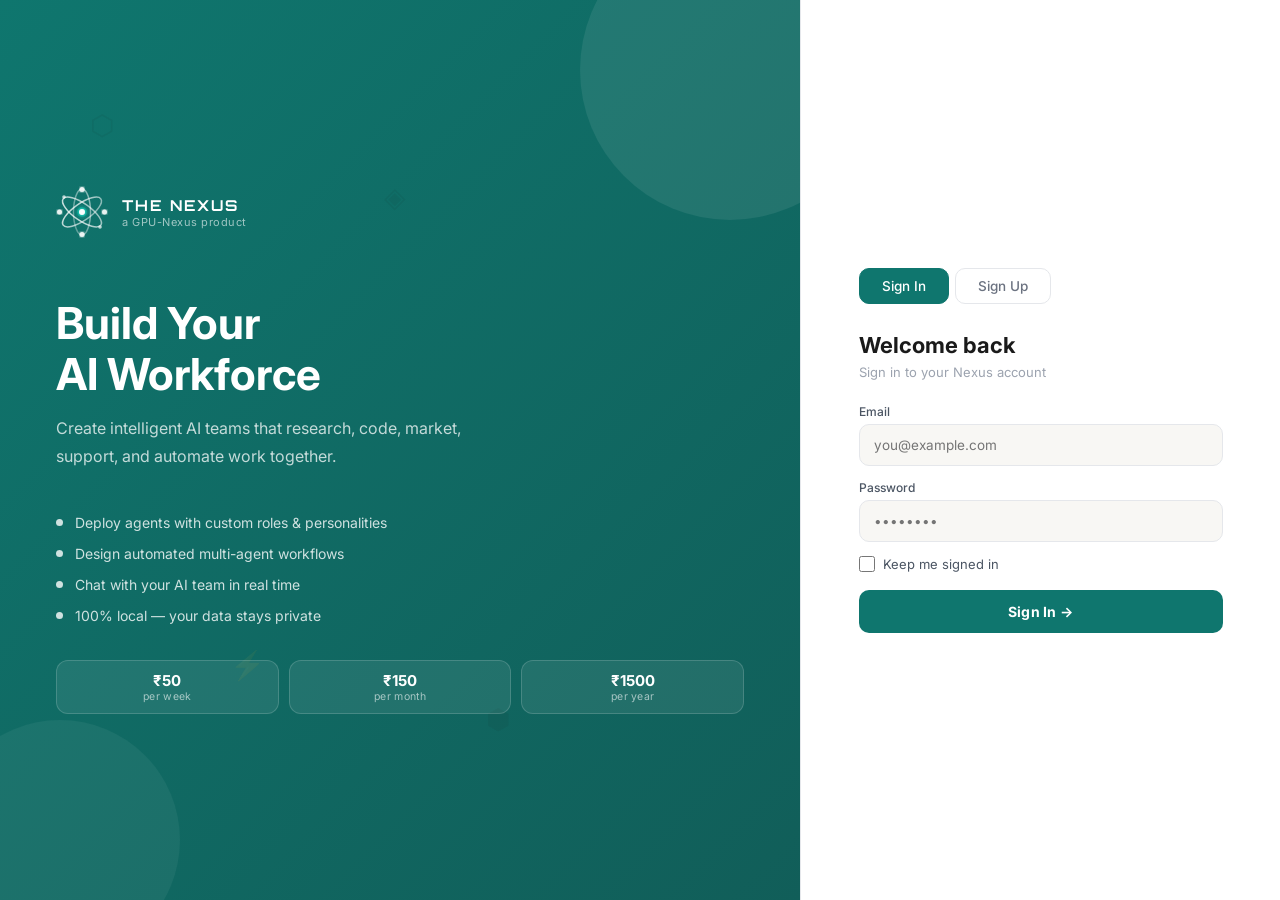
<file: frontend/frontend/profile.html>
<!DOCTYPE html>
<html lang="en">
<head>
<meta charset="UTF-8"><meta name="viewport" content="width=device-width, initial-scale=1">
<title>Profile — THE NEXUS</title>
<link rel="preconnect" href="https://fonts.googleapis.com">
<link rel="stylesheet" href="css/style.css">
<style>@import url('https://fonts.googleapis.com/css2?family=Inter:wght@300;400;500;600;700&family=Orbitron:wght@600;700&display=swap');
.profile-avatar-big{width:80px;height:80px;border-radius:50%;background:var(--teal);display:flex;align-items:center;justify-content:center;font-size:30px;font-weight:700;color:white;margin:0 auto 16px}</style>
</head>
<body>
<div class="sidebar">
  <div class="logo">
    <svg class="logo-icon" viewBox="0 0 36 36" fill="none" xmlns="http://www.w3.org/2000/svg">
      <defs>
        <radialGradient id="gCore" cx="50%" cy="50%" r="50%">
          <stop offset="0%" stop-color="#ffffff"/>
          <stop offset="60%" stop-color="#14B8A6"/>
          <stop offset="100%" stop-color="#0F766E"/>
        </radialGradient>
        <linearGradient id="gOrbit1" x1="0%" y1="0%" x2="100%" y2="100%">
          <stop offset="0%" stop-color="#14B8A6"/>
          <stop offset="100%" stop-color="#0F766E"/>
        </linearGradient>
        <linearGradient id="gOrbit2" x1="100%" y1="0%" x2="0%" y2="100%">
          <stop offset="0%" stop-color="#0F766E"/>
          <stop offset="100%" stop-color="#22C55E"/>
        </linearGradient>
        <filter id="glow"><feGaussianBlur stdDeviation="1" result="blur"/><feComposite in="SourceGraphic" in2="blur" operator="over"/></filter>
      </defs>
      <ellipse cx="18" cy="18" rx="16" ry="6" stroke="url(#gOrbit1)" stroke-width="1.2" fill="none" opacity="0.9" transform="rotate(-35 18 18)"/>
      <ellipse cx="18" cy="18" rx="16" ry="6" stroke="url(#gOrbit2)" stroke-width="1.2" fill="none" opacity="0.9" transform="rotate(35 18 18)"/>
      <ellipse cx="18" cy="18" rx="16" ry="6" stroke="url(#gOrbit1)" stroke-width="1.2" fill="none" opacity="0.6" transform="rotate(90 18 18)"/>
      <circle cx="18" cy="2.1" r="2" fill="#14B8A6" filter="url(#glow)"/>
      <circle cx="18" cy="33.9" r="2" fill="#0F766E" filter="url(#glow)"/>
      <circle cx="2.1" cy="18" r="2" fill="#0F766E" filter="url(#glow)"/>
      <circle cx="33.9" cy="18" r="2" fill="#14B8A6" filter="url(#glow)"/>
      <circle cx="5.5" cy="7" r="1.5" fill="#14B8A6" opacity="0.8"/>
      <circle cx="30.5" cy="29" r="1.5" fill="#22C55E" opacity="0.8"/>
      <circle cx="18" cy="18" r="4" fill="url(#gCore)" filter="url(#glow)"/>
      <circle cx="18" cy="18" r="2" fill="white" opacity="0.9"/>
    </svg>
    <div class="logo-text">
      <span class="logo-name">THE NEXUS</span>
      <span class="logo-sub">a GPU-Nexus product</span>
    </div>
  </div>

  <div class="nav-section">
    <h4>Overview</h4>
    <a href="dashboard.html" class="nav-dashboard"><span class="nav-icon">⬛</span> Dashboard</a>
  </div>
  <div class="nav-section">
    <h4>AI Workforce</h4>
    <a href="agents.html" class="nav-agents"><span class="nav-icon">🤖</span> AI Workforce</a>
    <a href="createagents.html" class="nav-createagents"><span class="nav-icon">✦</span> Create Workforce</a>
  </div>
  <div class="nav-section">
    <h4>Intelligence</h4>
    <a href="multiagent.html" class="nav-multiagent"><span class="nav-icon">🧬</span> Multi-Agent Engine</a>
  </div>
  <div class="nav-section">
    <h4>Automation</h4>
    <a href="workflow.html" class="nav-workflow"><span class="nav-icon">⚡</span> Workflows</a>
  </div>
  <div class="nav-section">
    <h4>Communication</h4>
    <a href="chat.html" class="nav-chat"><span class="nav-icon">💬</span> Chat</a>
  </div>

  <div class="nav-section">
    <h4>Build</h4>
    <a href="build.html" class="nav-build"><span class="nav-icon">🧠</span> Describe &amp; Build</a>
  </div>

  <div class="nav-section">
    <h4>Account</h4>
    <a href="membership.html" class="nav-membership"><span class="nav-icon">💎</span> Membership</a>
  </div>

  <div class="sidebar-profile">
    <a href="profile.html" class="profile-link">
      <div class="avatar">A</div>
      <div class="profile-info">
        <div class="profile-name">Akash</div>
        <div class="profile-role">View &amp; Edit</div>
      </div>
      <div class="online-dot"></div>
    </a>
  </div>
</div>
<div class="main">
  <div class="page-header"><h1>My Profile</h1><p>Manage your account details and preferences</p></div>
  <div style="display:grid;grid-template-columns:280px 1fr;gap:24px;align-items:start">
    <div class="section-card" style="text-align:center;padding:32px 24px">
      <div class="profile-avatar-big">A</div>
      <div style="font-size:18px;font-weight:700;margin-bottom:4px" id="displayName">Akash</div>
      <div style="font-size:13px;color:#9CA3AF;margin-bottom:16px">akash@example.com</div>
      <span class="badge badge-green">● Online</span>
      <div class="divider"></div>
      <div style="font-size:12px;color:#9CA3AF;text-align:left">
        <div style="margin-bottom:8px;display:flex;justify-content:space-between"><span>Workforce Members</span><strong style="color:#1A1A1A">24</strong></div>
        <div style="margin-bottom:8px;display:flex;justify-content:space-between"><span>Workflows</span><strong style="color:#1A1A1A">7</strong></div>
        <div style="display:flex;justify-content:space-between"><span>Member Since</span><strong style="color:#1A1A1A">Jun 2025</strong></div>
      </div>
    </div>
    <div class="form-card">
      <h3>Account Details</h3>
      <div style="display:grid;grid-template-columns:1fr 1fr;gap:16px">
        <div class="field"><label>Full Name</label><input id="name" value="Akash"></div>
        <div class="field"><label>Email</label><input id="email" type="email" value="akash@example.com"></div>
        <div class="field"><label>Phone Number</label><input id="phone" type="tel" value="9876543210"></div>
        <div class="field"><label>Date of Birth</label><input id="dob" type="date"></div>
      </div>
      <div class="field"><label>Bio</label><textarea placeholder="Tell us about yourself…"></textarea></div>
      <div style="display:flex;gap:10px;margin-top:8px">
        <button class="btn" onclick="saveProfile()">Save Changes</button>
        <button class="btn btn-ghost" style="border-color:#FCA5A5;color:#EF4444" onclick="logout()">Log Out</button>
      </div>
    </div>
  </div>
</div>
<script>

const token = localStorage.getItem("token");

if(!token){
    window.location.href = "login.html";
}

async function loadProfile(){

    try{

        const response = await fetch(
            "http://127.0.0.1:8000/profile",
            {
                method: "GET",
                headers:{
                    "Authorization": `Bearer ${token}`
                }
            }
        );

        const data = await response.json();

        document.getElementById("displayName").innerText =
            data.full_name;

        document.getElementById("name").value =
            data.full_name;

        document.getElementById("email").value =
            data.email;

        document.getElementById("phone").value =
            data.phone;

        document.getElementById("dob").value =
            data.dob;

        // Sidebar name
        document.querySelector(".profile-name").innerText =
            data.full_name;

        // Email below avatar
        const emailElement = document.querySelector(
            "#displayName + div"
        );

        if(emailElement){
            emailElement.innerText = data.email;
        }

        // Avatar letter
        document.querySelector(
            ".profile-avatar-big"
        ).innerText = data.full_name.charAt(0).toUpperCase();

        document.querySelector(
            ".avatar"
        ).innerText = data.full_name.charAt(0).toUpperCase();

    }
    catch(error){

        console.error(error);
        alert("Unable to load profile");

    }

}

async function saveProfile(){

    try{

        const response = await fetch(
            "http://127.0.0.1:8000/profile",
            {
                method: "PUT",
                headers:{
                    "Content-Type":"application/json",
                    "Authorization": `Bearer ${token}`
                },
                body: JSON.stringify({
                    full_name: document.getElementById("name").value,
                    email: document.getElementById("email").value,
                    phone: document.getElementById("phone").value,
                    dob: document.getElementById("dob").value
                })
            }
        );

        const data = await response.json();

        if(data.success){
            alert("Profile updated successfully");
            loadProfile();
        }else{
            alert(data.message || "Update failed");
        }

    }catch(error){
        alert("Unable to update profile");
    }

}

function logout(){

    localStorage.removeItem("token");
    localStorage.removeItem("full_name");
    localStorage.removeItem("email");

    window.location.href = "login.html";

}

loadProfile();

</script>
</body>
</html>
</file>
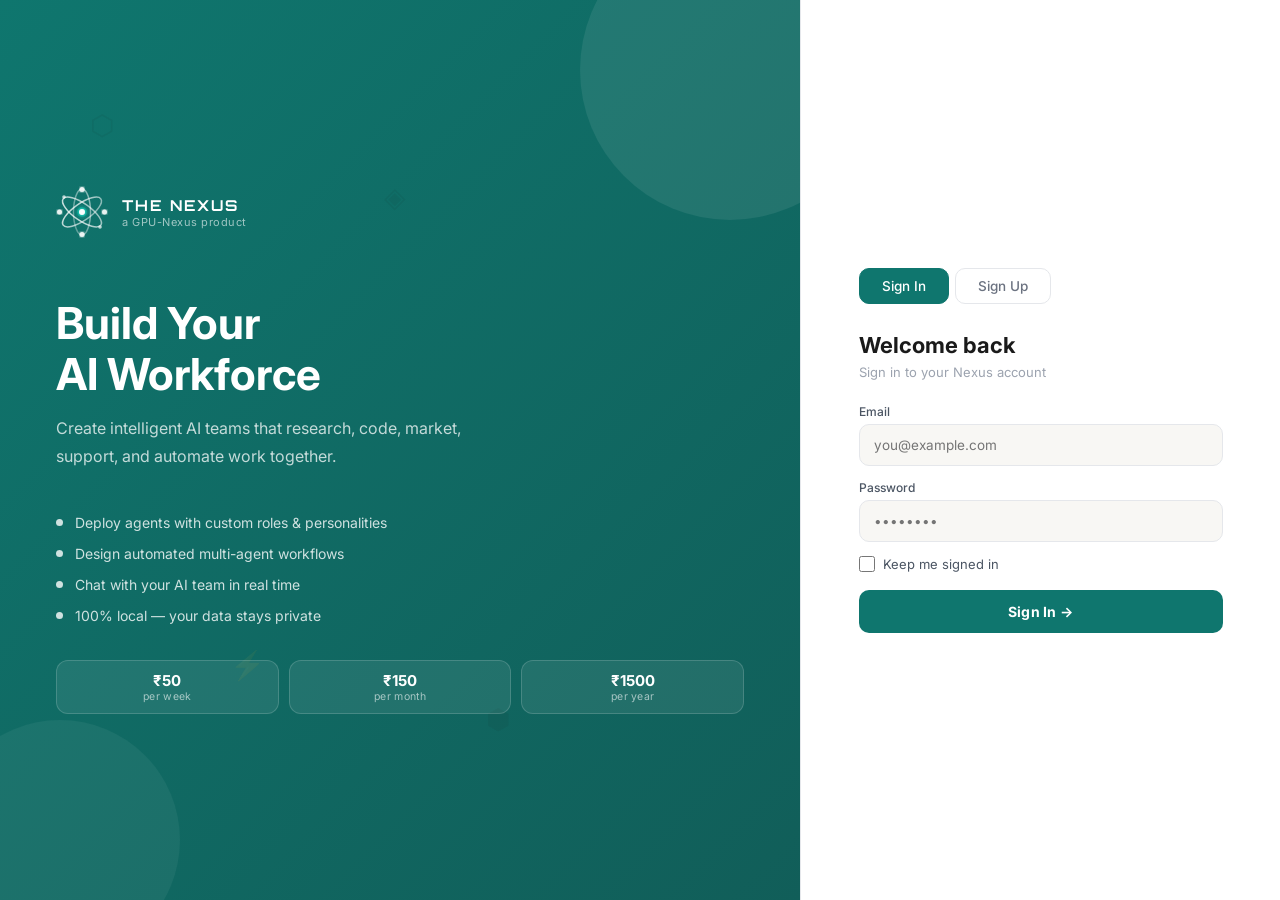
<file: frontend/frontend/workflow.html>
<!DOCTYPE html>
<html lang="en">
<head>
<meta charset="UTF-8"><meta name="viewport" content="width=device-width, initial-scale=1">
<title>Workflow Studio — THE NEXUS</title>
<link rel="preconnect" href="https://fonts.googleapis.com">
<link rel="stylesheet" href="css/style.css">
<style>
@import url('https://fonts.googleapis.com/css2?family=Inter:wght@300;400;500;600;700&family=Orbitron:wght@600;700&display=swap');

/* ── Workflow Studio overrides ── */
.wf-tabs{display:flex;gap:4px;background:#F3F4F6;border-radius:10px;padding:4px;margin-bottom:24px;width:fit-content}
.wf-tab{padding:7px 18px;border-radius:7px;font-size:13px;font-weight:500;color:#6B7280;cursor:pointer;border:none;background:none;transition:all .18s}
.wf-tab.active{background:#fff;color:#111;box-shadow:0 1px 4px rgba(0,0,0,.1)}

/* builder canvas */
.builder-canvas{background:#F9FAFB;border:1.5px dashed #E5E7EB;border-radius:16px;min-height:340px;padding:28px;display:flex;flex-direction:column;align-items:center;gap:0;position:relative}
.builder-empty{display:flex;flex-direction:column;align-items:center;justify-content:center;gap:10px;color:#9CA3AF;min-height:240px}
.builder-empty svg{opacity:.35}

/* step cards */
.wf-step-card{width:100%;max-width:480px;background:#fff;border:1.5px solid #E5E7EB;border-radius:12px;padding:14px 18px;display:flex;align-items:center;gap:14px;cursor:grab;transition:box-shadow .15s,border-color .15s;position:relative}
.wf-step-card:hover{border-color:#14B8A6;box-shadow:0 4px 12px rgba(20,184,166,.12)}
.wf-step-card.dragging{opacity:.5;border-style:dashed}
.step-badge{width:28px;height:28px;background:linear-gradient(135deg,#14B8A6,#0F766E);border-radius:50%;display:flex;align-items:center;justify-content:center;font-size:11px;font-weight:700;color:#fff;flex-shrink:0}
.step-icon{font-size:20px;flex-shrink:0}
.step-meta{flex:1;min-width:0}
.step-label{font-weight:600;font-size:13.5px;color:#111;white-space:nowrap;overflow:hidden;text-overflow:ellipsis}
.step-agent-tag{font-size:11px;color:#9CA3AF;margin-top:1px}
.step-remove{width:24px;height:24px;border-radius:6px;border:none;background:none;color:#9CA3AF;cursor:pointer;display:flex;align-items:center;justify-content:center;font-size:16px;transition:background .15s,color .15s}
.step-remove:hover{background:#FEE2E2;color:#EF4444}
.step-connector{width:2px;height:24px;background:linear-gradient(to bottom,#14B8A6,#0F766E);margin:0 auto;border-radius:2px;flex-shrink:0}

/* agent palette */
.agent-palette{display:grid;grid-template-columns:repeat(3,1fr);gap:8px;margin-top:16px}
.palette-agent{background:#F9FAFB;border:1.5px solid #E5E7EB;border-radius:10px;padding:10px 12px;cursor:pointer;transition:all .15s;text-align:center}
.palette-agent:hover{border-color:#14B8A6;background:#F0FDFA}
.palette-agent .pa-icon{font-size:20px;margin-bottom:4px}
.palette-agent .pa-name{font-size:11px;font-weight:600;color:#374151}

/* workflow list */
.wf-list{display:flex;flex-direction:column;gap:12px}
.wf-item{background:#fff;border:1.5px solid #E5E7EB;border-radius:14px;padding:16px 20px;display:flex;align-items:center;gap:16px;transition:border-color .15s,box-shadow .15s;cursor:pointer}
.wf-item:hover{border-color:#14B8A6;box-shadow:0 3px 10px rgba(20,184,166,.1)}
.wf-item-icon{font-size:26px;flex-shrink:0}
.wf-item-meta{flex:1;min-width:0}
.wf-item-name{font-weight:600;font-size:14px;color:#111;margin-bottom:2px}
.wf-item-desc{font-size:12px;color:#9CA3AF;white-space:nowrap;overflow:hidden;text-overflow:ellipsis}
.wf-item-stats{font-size:11px;color:#9CA3AF;margin-top:3px}
.wf-item-actions{display:flex;gap:6px;flex-shrink:0}
.wf-action-btn{width:32px;height:32px;border-radius:8px;border:1.5px solid #E5E7EB;background:#fff;cursor:pointer;display:flex;align-items:center;justify-content:center;font-size:14px;transition:all .15s}
.wf-action-btn:hover{border-color:#14B8A6;background:#F0FDFA}
.wf-action-btn.danger:hover{border-color:#EF4444;background:#FEF2F2;color:#EF4444}

/* run panel */
.run-panel{background:#F9FAFB;border:1.5px solid #E5E7EB;border-radius:14px;padding:20px;margin-top:20px}
.run-step-row{display:flex;gap:12px;padding:10px 0;border-bottom:1px solid #F3F4F6;align-items:flex-start}
.run-step-row:last-child{border-bottom:none}
.run-step-icon{font-size:18px;flex-shrink:0;margin-top:2px}
.run-step-content{flex:1;min-width:0}
.run-step-label{font-size:12px;font-weight:600;color:#374151;margin-bottom:4px}
.run-step-text{font-size:12.5px;color:#4B5563;line-height:1.55;white-space:pre-wrap;word-break:break-word}
.run-final{background:linear-gradient(135deg,#F0FDFA,#ECFDF5);border:1.5px solid #99F6E4;border-radius:12px;padding:16px;margin-top:16px}
.run-final-label{font-size:11px;font-weight:700;color:#0F766E;text-transform:uppercase;letter-spacing:.6px;margin-bottom:8px}
.run-final-text{font-size:13px;color:#134E4A;line-height:1.6;white-space:pre-wrap;word-break:break-word}

/* modal */
.modal-backdrop{position:fixed;inset:0;background:rgba(0,0,0,.35);z-index:200;display:flex;align-items:center;justify-content:center;opacity:0;pointer-events:none;transition:opacity .2s}
.modal-backdrop.open{opacity:1;pointer-events:all}
.modal{background:#fff;border-radius:20px;padding:28px;width:520px;max-width:calc(100vw - 40px);max-height:90vh;overflow-y:auto;box-shadow:0 20px 60px rgba(0,0,0,.18);transform:translateY(16px);transition:transform .2s}
.modal-backdrop.open .modal{transform:none}
.modal h2{font-size:18px;font-weight:700;margin-bottom:20px;color:#111}
.form-group{margin-bottom:16px}
.form-group label{display:block;font-size:12px;font-weight:600;color:#374151;margin-bottom:6px}
.form-group input,.form-group textarea,.form-group select{width:100%;border:1.5px solid #E5E7EB;border-radius:9px;padding:9px 12px;font-size:13.5px;color:#111;outline:none;transition:border-color .15s;background:#fff;box-sizing:border-box}
.form-group input:focus,.form-group textarea:focus,.form-group select:focus{border-color:#14B8A6}
.form-group textarea{resize:vertical;min-height:70px;font-family:inherit}

/* input field with task */
.run-input-wrap{display:flex;gap:8px;margin-bottom:16px}
.run-input-wrap input{flex:1;border:1.5px solid #E5E7EB;border-radius:9px;padding:9px 12px;font-size:13px;outline:none;transition:border-color .15s}
.run-input-wrap input:focus{border-color:#14B8A6}

/* spinner */
@keyframes spin{to{transform:rotate(360deg)}}
.spinner{width:18px;height:18px;border:2.5px solid #E5E7EB;border-top-color:#14B8A6;border-radius:50%;animation:spin .7s linear infinite;display:inline-block;vertical-align:middle}

/* empty state */
.empty-state{text-align:center;padding:48px 24px;color:#9CA3AF}
.empty-state-icon{font-size:40px;margin-bottom:12px;opacity:.5}
.empty-state p{font-size:14px;margin-bottom:16px}

/* toast */
.toast{position:fixed;bottom:24px;right:24px;background:#111;color:#fff;padding:12px 18px;border-radius:10px;font-size:13px;font-weight:500;z-index:999;opacity:0;transform:translateY(8px);transition:all .25s;pointer-events:none}
.toast.show{opacity:1;transform:none}
.toast.success{background:#059669}
.toast.error{background:#DC2626}
</style>
</head>
<body>

<!-- Sidebar (same as other pages) -->
<div class="sidebar">
  <div class="logo">
    <svg class="logo-icon" viewBox="0 0 36 36" fill="none" xmlns="http://www.w3.org/2000/svg">
      <defs>
        <radialGradient id="gCore" cx="50%" cy="50%" r="50%"><stop offset="0%" stop-color="#ffffff"/><stop offset="60%" stop-color="#14B8A6"/><stop offset="100%" stop-color="#0F766E"/></radialGradient>
        <linearGradient id="gOrbit1" x1="0%" y1="0%" x2="100%" y2="100%"><stop offset="0%" stop-color="#14B8A6"/><stop offset="100%" stop-color="#0F766E"/></linearGradient>
        <linearGradient id="gOrbit2" x1="100%" y1="0%" x2="0%" y2="100%"><stop offset="0%" stop-color="#0F766E"/><stop offset="100%" stop-color="#22C55E"/></linearGradient>
        <filter id="glow"><feGaussianBlur stdDeviation="1" result="blur"/><feComposite in="SourceGraphic" in2="blur" operator="over"/></filter>
      </defs>
      <ellipse cx="18" cy="18" rx="16" ry="6" stroke="url(#gOrbit1)" stroke-width="1.2" fill="none" opacity="0.9" transform="rotate(-35 18 18)"/>
      <ellipse cx="18" cy="18" rx="16" ry="6" stroke="url(#gOrbit2)" stroke-width="1.2" fill="none" opacity="0.9" transform="rotate(35 18 18)"/>
      <ellipse cx="18" cy="18" rx="16" ry="6" stroke="url(#gOrbit1)" stroke-width="1.2" fill="none" opacity="0.6" transform="rotate(90 18 18)"/>
      <circle cx="18" cy="2.1" r="2" fill="#14B8A6" filter="url(#glow)"/>
      <circle cx="18" cy="33.9" r="2" fill="#0F766E" filter="url(#glow)"/>
      <circle cx="2.1" cy="18" r="2" fill="#0F766E" filter="url(#glow)"/>
      <circle cx="33.9" cy="18" r="2" fill="#14B8A6" filter="url(#glow)"/>
      <circle cx="5.5" cy="7" r="1.5" fill="#14B8A6" opacity="0.8"/>
      <circle cx="30.5" cy="29" r="1.5" fill="#22C55E" opacity="0.8"/>
      <circle cx="18" cy="18" r="4" fill="url(#gCore)" filter="url(#glow)"/>
      <circle cx="18" cy="18" r="2" fill="white" opacity="0.9"/>
    </svg>
    <div class="logo-text">
      <span class="logo-name">THE NEXUS</span>
      <span class="logo-sub">a GPU-Nexus product</span>
    </div>
  </div>
  <div class="nav-section"><h4>Overview</h4><a href="dashboard.html" class="nav-dashboard"><span class="nav-icon">⬛</span> Dashboard</a></div>
  <div class="nav-section"><h4>AI Workforce</h4><a href="agents.html" class="nav-agents"><span class="nav-icon">🤖</span> AI Workforce</a><a href="createagents.html" class="nav-createagents"><span class="nav-icon">✦</span> Create Workforce</a></div>
  <div class="nav-section"><h4>Intelligence</h4><a href="multiagent.html" class="nav-multiagent"><span class="nav-icon">🧬</span> Multi-Agent Engine</a></div>
  <div class="nav-section"><h4>Automation</h4><a href="workflow.html" class="nav-workflow active"><span class="nav-icon">⚡</span> Workflows</a></div>
  <div class="nav-section"><h4>Communication</h4><a href="chat.html" class="nav-chat"><span class="nav-icon">💬</span> Chat</a></div>
  <div class="nav-section"><h4>Build</h4><a href="build.html" class="nav-build"><span class="nav-icon">🧠</span> Describe &amp; Build</a></div>
  <div class="nav-section"><h4>Account</h4><a href="membership.html" class="nav-membership"><span class="nav-icon">💎</span> Membership</a></div>
  <div class="sidebar-profile">
    <a href="profile.html" class="profile-link">
      <div class="avatar" id="sidebarAvatar">A</div>
      <div class="profile-info"><div class="profile-name" id="sidebarName">Akash</div><div class="profile-role">View &amp; Edit</div></div>
      <div class="online-dot"></div>
    </a>
  </div>
</div>

<div class="main">
  <div class="page-header" style="display:flex;align-items:center;justify-content:space-between;flex-wrap:wrap;gap:12px;margin-bottom:24px">
    <div><h1>⚡ Workflow Studio</h1><p>Design, save and run AI-powered automation pipelines</p></div>
    <button class="btn" onclick="openCreateModal()">+ New Workflow</button>
  </div>

  <!-- Tabs -->
  <div class="wf-tabs">
    <button class="wf-tab active" onclick="switchTab('my-workflows',this)">My Workflows</button>
    <button class="wf-tab" onclick="switchTab('builder',this)">Visual Builder</button>
    <button class="wf-tab" onclick="switchTab('templates',this)">Templates</button>
  </div>

  <!-- ═══ MY WORKFLOWS TAB ═══ -->
  <div id="tab-my-workflows">
    <div id="workflowList" class="wf-list">
      <div class="empty-state" id="wfEmptyState">
        <div class="empty-state-icon">⚡</div>
        <p>No workflows yet. Create one or start from a template.</p>
        <button class="btn" onclick="openCreateModal()">+ New Workflow</button>
      </div>
    </div>

    <!-- Run Results Panel -->
    <div id="runPanel" class="run-panel" style="display:none">
      <div style="display:flex;align-items:center;justify-content:space-between;margin-bottom:14px">
        <div style="font-weight:700;font-size:14px;color:#111" id="runPanelTitle">Run Results</div>
        <button class="btn btn-ghost" style="font-size:12px;padding:6px 12px" onclick="closeRunPanel()">✕ Close</button>
      </div>
      <div class="run-input-wrap">
        <input type="text" id="runInputText" placeholder="Optional: enter a starting prompt or context…">
        <button class="btn" id="runBtn" onclick="executeCurrentWorkflow()">▶ Run</button>
      </div>
      <div id="runSteps"></div>
    </div>
  </div>

  <!-- ═══ BUILDER TAB ═══ -->
  <div id="tab-builder" style="display:none">
    <div style="display:grid;grid-template-columns:1fr 280px;gap:20px">
      <!-- Canvas -->
      <div>
        <div style="display:flex;align-items:center;gap:10px;margin-bottom:14px">
          <input id="builderName" type="text" placeholder="Workflow name…" style="flex:1;border:1.5px solid #E5E7EB;border-radius:9px;padding:8px 12px;font-size:14px;font-weight:600;outline:none;transition:border-color .15s" onfocus="this.style.borderColor='#14B8A6'" onblur="this.style.borderColor='#E5E7EB'">
          <button class="btn btn-ghost" onclick="clearBuilder()">Clear</button>
          <button class="btn" onclick="saveBuilderWorkflow()">💾 Save</button>
        </div>
        <div class="builder-canvas" id="builderCanvas">
          <div class="builder-empty" id="builderEmpty">
            <svg width="48" height="48" viewBox="0 0 48 48" fill="none"><rect x="8" y="8" width="32" height="8" rx="4" fill="#14B8A6" opacity=".3"/><rect x="8" y="22" width="32" height="8" rx="4" fill="#14B8A6" opacity=".2"/><rect x="8" y="36" width="32" height="8" rx="4" fill="#14B8A6" opacity=".1"/></svg>
            <p style="font-size:13px;margin:0">Click an agent below to add it as a step</p>
          </div>
          <div id="builderSteps" style="width:100%;display:flex;flex-direction:column;align-items:center;gap:0"></div>
        </div>
      </div>
      <!-- Agent palette -->
      <div>
        <div style="font-size:12px;font-weight:700;color:#9CA3AF;letter-spacing:.5px;margin-bottom:10px;text-transform:uppercase">Add Agent Step</div>
        <div class="agent-palette" id="agentPalette">
          <div class="palette-agent" onclick="addBuilderStep('research','🔍','Research')"><div class="pa-icon">🔍</div><div class="pa-name">Research</div></div>
          <div class="palette-agent" onclick="addBuilderStep('coding','💻','Coding')"><div class="pa-icon">💻</div><div class="pa-name">Coding</div></div>
          <div class="palette-agent" onclick="addBuilderStep('marketing','📈','Marketing')"><div class="pa-icon">📈</div><div class="pa-name">Marketing</div></div>
          <div class="palette-agent" onclick="addBuilderStep('support','🎧','Support')"><div class="pa-icon">🎧</div><div class="pa-name">Support</div></div>
          <div class="palette-agent" onclick="addBuilderStep('analytics','📊','Analytics')"><div class="pa-icon">📊</div><div class="pa-name">Analytics</div></div>
          <div class="palette-agent" onclick="addBuilderStep('writer','✍️','Writer')"><div class="pa-icon">✍️</div><div class="pa-name">Writer</div></div>
        </div>
        <div style="margin-top:20px;font-size:12px;font-weight:700;color:#9CA3AF;letter-spacing:.5px;margin-bottom:8px;text-transform:uppercase">Description</div>
        <textarea id="builderDesc" placeholder="What does this workflow do?" style="width:100%;border:1.5px solid #E5E7EB;border-radius:9px;padding:9px 12px;font-size:13px;resize:vertical;min-height:72px;outline:none;box-sizing:border-box;font-family:inherit;transition:border-color .15s" onfocus="this.style.borderColor='#14B8A6'" onblur="this.style.borderColor='#E5E7EB'"></textarea>
      </div>
    </div>
  </div>

  <!-- ═══ TEMPLATES TAB ═══ -->
  <div id="tab-templates" style="display:none">
    <div class="grid">
      <div class="card" style="cursor:pointer" onclick="loadTemplate('lead')">
        <div style="font-size:28px;margin-bottom:10px">📈</div>
        <div style="font-weight:700;margin-bottom:4px">Lead Generation</div>
        <div style="font-size:12px;color:#9CA3AF;margin-bottom:10px">Research → Marketing → Analytics</div>
        <div style="font-size:11px;color:#14B8A6;font-weight:600">Click to load →</div>
      </div>
      <div class="card" style="cursor:pointer" onclick="loadTemplate('software')">
        <div style="font-size:28px;margin-bottom:10px">💻</div>
        <div style="font-weight:700;margin-bottom:4px">Software Delivery</div>
        <div style="font-size:12px;color:#9CA3AF;margin-bottom:10px">Research → Coding → Writer</div>
        <div style="font-size:11px;color:#14B8A6;font-weight:600">Click to load →</div>
      </div>
      <div class="card" style="cursor:pointer" onclick="loadTemplate('content')">
        <div style="font-size:28px;margin-bottom:10px">✍️</div>
        <div style="font-weight:700;margin-bottom:4px">Content Pipeline</div>
        <div style="font-size:12px;color:#9CA3AF;margin-bottom:10px">Research → Writer → Marketing</div>
        <div style="font-size:11px;color:#14B8A6;font-weight:600">Click to load →</div>
      </div>
      <div class="card" style="cursor:pointer" onclick="loadTemplate('support')">
        <div style="font-size:28px;margin-bottom:10px">🎧</div>
        <div style="font-weight:700;margin-bottom:4px">Customer Support</div>
        <div style="font-size:12px;color:#9CA3AF;margin-bottom:10px">Research → Support → Analytics</div>
        <div style="font-size:11px;color:#14B8A6;font-weight:600">Click to load →</div>
      </div>
      <div class="card" style="cursor:pointer" onclick="loadTemplate('analytics')">
        <div style="font-size:28px;margin-bottom:10px">📊</div>
        <div style="font-weight:700;margin-bottom:4px">Data & Reporting</div>
        <div style="font-size:12px;color:#9CA3AF;margin-bottom:10px">Research → Analytics → Writer</div>
        <div style="font-size:11px;color:#14B8A6;font-weight:600">Click to load →</div>
      </div>
      <div class="card" style="cursor:pointer" onclick="loadTemplate('launch')">
        <div style="font-size:28px;margin-bottom:10px">🚀</div>
        <div style="font-weight:700;margin-bottom:4px">Product Launch</div>
        <div style="font-size:12px;color:#9CA3AF;margin-bottom:10px">Research → Coding → Marketing → Writer</div>
        <div style="font-size:11px;color:#14B8A6;font-weight:600">Click to load →</div>
      </div>
    </div>
  </div>
</div>

<!-- Create/Edit Workflow Modal -->
<div class="modal-backdrop" id="createModal" onclick="closeModalOnBackdrop(event)">
  <div class="modal">
    <h2 id="modalTitle">New Workflow</h2>
    <div class="form-group"><label>Name</label><input type="text" id="mName" placeholder="e.g. Lead Generation Pipeline"></div>
    <div class="form-group"><label>Description</label><textarea id="mDesc" placeholder="What does this workflow automate?"></textarea></div>
    <div style="display:flex;justify-content:flex-end;gap:8px;margin-top:4px">
      <button class="btn btn-ghost" onclick="closeCreateModal()">Cancel</button>
      <button class="btn" id="modalSaveBtn" onclick="saveModal()">Create</button>
    </div>
  </div>
</div>

<div class="toast" id="toast"></div>

<script>
const API = 'http://localhost:8000';
const token = localStorage.getItem('token');
const headers = { 'Content-Type':'application/json', 'Authorization':'Bearer '+token };

// Profile
const storedName = localStorage.getItem('full_name') || 'A';
document.getElementById('sidebarAvatar').textContent = storedName[0].toUpperCase();
document.getElementById('sidebarName').textContent = storedName;

// ── State ──────────────────────────────────────────────────────────────────
let workflows = [];
let builderSteps = [];
let currentWorkflowId = null;
let editMode = false;
let editWorkflowId = null;

const AGENT_META = {
  research:  {icon:'🔍', label:'Research Agent'},
  coding:    {icon:'💻', label:'Coding Agent'},
  marketing: {icon:'📈', label:'Marketing Agent'},
  support:   {icon:'🎧', label:'Support Agent'},
  analytics: {icon:'📊', label:'Analytics Agent'},
  writer:    {icon:'✍️', label:'Writer Agent'},
};

const TEMPLATES = {
  lead:      {name:'Lead Generation',   desc:'Research prospects, craft outreach, measure results.',   steps:[{agent:'research',label:'Prospect Research'},{agent:'marketing',label:'Outreach Copy'},{agent:'analytics',label:'Results Analysis'}]},
  software:  {name:'Software Delivery', desc:'Research, implement and document a software feature.',   steps:[{agent:'research',label:'Technical Research'},{agent:'coding',label:'Implementation'},{agent:'writer',label:'Documentation'}]},
  content:   {name:'Content Pipeline',  desc:'Research, write and distribute content.',                steps:[{agent:'research',label:'Topic Research'},{agent:'writer',label:'Draft Content'},{agent:'marketing',label:'Distribution Copy'}]},
  support:   {name:'Customer Support',  desc:'Triage, resolve and log customer issues.',               steps:[{agent:'research',label:'Issue Research'},{agent:'support',label:'Resolution'},{agent:'analytics',label:'Logging & Metrics'}]},
  analytics: {name:'Data & Reporting',  desc:'Collect, analyse and report on data.',                  steps:[{agent:'research',label:'Data Collection'},{agent:'analytics',label:'Analysis'},{agent:'writer',label:'Report Writing'}]},
  launch:    {name:'Product Launch',    desc:'Research, build, market and document a product launch.', steps:[{agent:'research',label:'Market Research'},{agent:'coding',label:'Build'},{agent:'marketing',label:'Launch Campaign'},{agent:'writer',label:'Press Kit'}]},
};

// ── Toast ──────────────────────────────────────────────────────────────────
function showToast(msg, type='') {
  const t = document.getElementById('toast');
  t.textContent = msg; t.className = 'toast show ' + type;
  setTimeout(() => t.className = 'toast', 3000);
}

// ── Tabs ───────────────────────────────────────────────────────────────────
function switchTab(tab, btn) {
  document.querySelectorAll('[id^="tab-"]').forEach(el => el.style.display = 'none');
  document.getElementById('tab-'+tab).style.display = '';
  document.querySelectorAll('.wf-tab').forEach(b => b.classList.remove('active'));
  btn.classList.add('active');
}

// ── Load Workflows ─────────────────────────────────────────────────────────
async function loadWorkflows() {
  try {
    const r = await fetch(API+'/workflows', {headers});
    const data = await r.json();
    if (!data.success) return;
    workflows = data.workflows;
    renderWorkflows();
  } catch(e) { /* backend may be offline during local dev */ }
}

function renderWorkflows() {
  const list = document.getElementById('workflowList');
  const empty = document.getElementById('wfEmptyState');
  list.innerHTML = '';
  if (!workflows.length) {
    list.appendChild(empty);
    empty.style.display = '';
    return;
  }
  workflows.forEach(wf => {
    const steps = wf.steps || [];
    const stepSummary = steps.map(s => AGENT_META[s.agent]?.label || s.agent).join(' → ') || 'No steps';
    const statusColor = wf.status === 'Active' ? 'badge-green' : wf.status === 'Running' ? 'badge-teal' : 'badge-orange';
    const lastRun = wf.last_run ? 'Last run: ' + new Date(wf.last_run).toLocaleString() : 'Never run';
    const icon = steps[0] ? (AGENT_META[steps[0].agent]?.icon || '⚡') : '⚡';
    const el = document.createElement('div');
    el.className = 'wf-item';
    el.innerHTML = `
      <div class="wf-item-icon">${icon}</div>
      <div class="wf-item-meta">
        <div class="wf-item-name">${escHtml(wf.name)}</div>
        <div class="wf-item-desc">${escHtml(stepSummary)}</div>
        <div class="wf-item-stats">${lastRun} &nbsp;•&nbsp; ${wf.run_count || 0} runs</div>
      </div>
      <span class="badge ${statusColor}" style="margin-right:8px">${wf.status}</span>
      <div class="wf-item-actions">
        <button class="wf-action-btn" title="Run" onclick="event.stopPropagation();openRunPanel(${wf.id})">▶</button>
        <button class="wf-action-btn" title="Edit" onclick="event.stopPropagation();openEditModal(${wf.id})">✏️</button>
        <button class="wf-action-btn danger" title="Delete" onclick="event.stopPropagation();deleteWorkflow(${wf.id})">🗑</button>
      </div>`;
    list.appendChild(el);
  });
}

// ── Run Panel ──────────────────────────────────────────────────────────────
function openRunPanel(wfId) {
  currentWorkflowId = wfId;
  const wf = workflows.find(w => w.id === wfId);
  document.getElementById('runPanelTitle').textContent = '▶ Run: ' + (wf?.name || 'Workflow');
  document.getElementById('runSteps').innerHTML = '';
  document.getElementById('runInputText').value = '';
  document.getElementById('runPanel').style.display = '';
  document.getElementById('runPanel').scrollIntoView({behavior:'smooth',block:'nearest'});
}

function closeRunPanel() {
  document.getElementById('runPanel').style.display = 'none';
  currentWorkflowId = null;
}

async function executeCurrentWorkflow() {
  if (!currentWorkflowId) return;
  const btn = document.getElementById('runBtn');
  const inputText = document.getElementById('runInputText').value.trim();
  btn.disabled = true;
  btn.innerHTML = '<span class="spinner"></span> Running…';
  document.getElementById('runSteps').innerHTML = '<div style="color:#9CA3AF;font-size:13px;padding:12px 0">Running workflow steps…</div>';
  try {
    const r = await fetch(`${API}/workflows/${currentWorkflowId}/run`, {
      method:'POST', headers,
      body: JSON.stringify({input_text: inputText})
    });
    const data = await r.json();
    if (!data.success) { showToast(data.message || 'Run failed', 'error'); return; }
    renderRunResults(data);
    // Refresh list
    loadWorkflows();
  } catch(e) { showToast('Could not reach backend', 'error'); }
  finally { btn.disabled = false; btn.innerHTML = '▶ Run'; }
}

function renderRunResults(data) {
  const container = document.getElementById('runSteps');
  container.innerHTML = '';
  (data.steps || []).forEach(s => {
    const meta = AGENT_META[s.agent] || {icon:'🤖', label:s.agent};
    const row = document.createElement('div');
    row.className = 'run-step-row';
    row.innerHTML = `
      <div class="run-step-icon">${meta.icon}</div>
      <div class="run-step-content">
        <div class="run-step-label">Step ${s.step}: ${escHtml(s.label)} <span style="color:#9CA3AF;font-weight:400">(${meta.label})</span></div>
        <div class="run-step-text">${escHtml(s.result)}</div>
      </div>`;
    container.appendChild(row);
  });
  if (data.final_output) {
    const fin = document.createElement('div');
    fin.className = 'run-final';
    fin.innerHTML = `<div class="run-final-label">✅ Final Output</div><div class="run-final-text">${escHtml(data.final_output)}</div>`;
    container.appendChild(fin);
  }
  showToast('Workflow complete!', 'success');
}

// ── Delete ─────────────────────────────────────────────────────────────────
async function deleteWorkflow(wfId) {
  if (!confirm('Delete this workflow?')) return;
  await fetch(`${API}/workflows/${wfId}`, {method:'DELETE', headers});
  showToast('Workflow deleted');
  loadWorkflows();
}

// ── Create / Edit Modal ────────────────────────────────────────────────────
function openCreateModal() {
  editMode = false; editWorkflowId = null;
  document.getElementById('mName').value = '';
  document.getElementById('mDesc').value = '';
  document.getElementById('modalTitle').textContent = 'New Workflow';
  document.getElementById('modalSaveBtn').textContent = 'Create';
  document.getElementById('createModal').classList.add('open');
}
function openEditModal(wfId) {
  const wf = workflows.find(w => w.id === wfId);
  if (!wf) return;
  editMode = true; editWorkflowId = wfId;
  document.getElementById('mName').value = wf.name;
  document.getElementById('mDesc').value = wf.description || '';
  document.getElementById('modalTitle').textContent = 'Edit Workflow';
  document.getElementById('modalSaveBtn').textContent = 'Save';
  document.getElementById('createModal').classList.add('open');
}
function closeCreateModal() { document.getElementById('createModal').classList.remove('open'); }
function closeModalOnBackdrop(e) { if (e.target === e.currentTarget) closeCreateModal(); }

async function saveModal() {
  const name = document.getElementById('mName').value.trim();
  if (!name) { showToast('Enter a workflow name', 'error'); return; }
  const desc = document.getElementById('mDesc').value.trim();
  if (editMode) {
    await fetch(`${API}/workflows/${editWorkflowId}`, {method:'PUT', headers, body:JSON.stringify({name,description:desc})});
    showToast('Workflow updated', 'success');
  } else {
    await fetch(`${API}/workflows`, {method:'POST', headers, body:JSON.stringify({name, description:desc, steps:[]})});
    showToast('Workflow created', 'success');
  }
  closeCreateModal();
  loadWorkflows();
}

// ── Visual Builder ─────────────────────────────────────────────────────────
function clearBuilder() {
  builderSteps = [];
  renderBuilderCanvas();
}

function addBuilderStep(agent, icon, label) {
  builderSteps.push({agent, icon, label, prompt_template:''});
  renderBuilderCanvas();
}

function removeBuilderStep(idx) {
  builderSteps.splice(idx, 1);
  renderBuilderCanvas();
}

function renderBuilderCanvas() {
  const stepsEl = document.getElementById('builderSteps');
  const emptyEl = document.getElementById('builderEmpty');
  stepsEl.innerHTML = '';
  if (!builderSteps.length) { emptyEl.style.display = ''; return; }
  emptyEl.style.display = 'none';
  builderSteps.forEach((s, i) => {
    if (i > 0) {
      const conn = document.createElement('div');
      conn.className = 'step-connector';
      stepsEl.appendChild(conn);
    }
    const card = document.createElement('div');
    card.className = 'wf-step-card';
    card.innerHTML = `
      <div class="step-badge">${i+1}</div>
      <div class="step-icon">${s.icon}</div>
      <div class="step-meta">
        <div class="step-label">${escHtml(s.label)}</div>
        <div class="step-agent-tag">${escHtml(AGENT_META[s.agent]?.label || s.agent)}</div>
      </div>
      <button class="step-remove" onclick="removeBuilderStep(${i})">×</button>`;
    stepsEl.appendChild(card);
  });
}

async function saveBuilderWorkflow() {
  const name = document.getElementById('builderName').value.trim();
  if (!name) { showToast('Enter a workflow name first', 'error'); return; }
  if (!builderSteps.length) { showToast('Add at least one step', 'error'); return; }
  const desc = document.getElementById('builderDesc').value.trim();
  const steps = builderSteps.map(s => ({agent:s.agent, label:s.label, prompt_template:s.prompt_template||''}));
  const r = await fetch(`${API}/workflows`, {method:'POST', headers, body:JSON.stringify({name, description:desc, steps})});
  const data = await r.json();
  if (data.success) {
    showToast('Workflow saved!', 'success');
    clearBuilder();
    document.getElementById('builderName').value = '';
    document.getElementById('builderDesc').value = '';
    await loadWorkflows();
    // Switch to My Workflows
    document.querySelectorAll('.wf-tab')[0].click();
  } else {
    showToast(data.message || 'Save failed', 'error');
  }
}

// ── Templates ──────────────────────────────────────────────────────────────
function loadTemplate(key) {
  const t = TEMPLATES[key];
  if (!t) return;
  builderSteps = t.steps.map(s => ({...s, icon: AGENT_META[s.agent]?.icon || '🤖', prompt_template:''}));
  document.getElementById('builderName').value = t.name;
  document.getElementById('builderDesc').value = t.desc;
  renderBuilderCanvas();
  // Switch to builder tab
  document.querySelectorAll('.wf-tab')[1].click();
  showToast('Template loaded — customise and save!');
}

// ── Util ───────────────────────────────────────────────────────────────────
function escHtml(str) {
  return String(str||'').replace(/&/g,'&amp;').replace(/</g,'&lt;').replace(/>/g,'&gt;').replace(/"/g,'&quot;');
}

// ── Init ───────────────────────────────────────────────────────────────────
if (!token) { location.href = 'login.html'; }
loadWorkflows();
</script>
</body>
</html>
</file>
<file: frontend/frontend/css/style.css>
@import url('https://fonts.googleapis.com/css2?family=Inter:wght@300;400;500;600;700&family=Orbitron:wght@600;700&display=swap');

*, *::before, *::after { margin: 0; padding: 0; box-sizing: border-box; }

:root {
  --bg:        #F8F7F4;
  --bg2:       #F0EFE9;
  --surface:   #FFFFFF;
  --surface2:  #F4F3EF;
  --sidebar:   #1F2937;
  --sidebar2:  #111827;
  --border:    #E5E7EB;
  --border2:   rgba(15,118,110,0.2);
  --teal:      #0F766E;
  --teal2:     #14B8A6;
  --teal3:     #CCFBF1;
  --green:     #22C55E;
  --text:      #1A1A1A;
  --text2:     #4B5563;
  --text3:     #9CA3AF;
  --sidebar-text: #E5E7EB;
  --sidebar-text2:#CBD5E1;
  --sidebar-text3:#6B7280;
  --shadow:    0 6px 18px rgba(0,0,0,0.06);
  --shadow2:   0 10px 30px rgba(0,0,0,0.08);
}

html { scroll-behavior: smooth; }
body { font-family: 'Inter', sans-serif; background: var(--bg); color: var(--text); display: flex; min-height: 100vh; font-size: 14px; line-height: 1.6; }

::-webkit-scrollbar { width: 6px; }
::-webkit-scrollbar-track { background: var(--bg2); }
::-webkit-scrollbar-thumb { background: #D1D5DB; border-radius: 99px; }

/* ── SIDEBAR ── */
.sidebar { width: 260px; min-height: 100vh; background: var(--sidebar); display: flex; flex-direction: column; padding: 24px 16px; position: sticky; top: 0; height: 100vh; overflow-y: auto; flex-shrink: 0; }

.logo { display: flex; align-items: center; gap: 10px; padding-bottom: 20px; border-bottom: 1px solid rgba(255,255,255,0.1); margin-bottom: 8px; }
.logo-icon { width: 36px; height: 36px; flex-shrink: 0; }
.logo-name { font-family: 'Orbitron', sans-serif; font-size: 12px; font-weight: 700; color: #FFFFFF; letter-spacing: 1px; }
.logo-sub { font-size: 10px; color: var(--sidebar-text3); letter-spacing: 0.5px; }

.nav-section { margin-top: 16px; }
.nav-section h4 { font-size: 10px; font-weight: 600; letter-spacing: 1.2px; color: var(--sidebar-text3); padding: 0 10px; margin-bottom: 4px; text-transform: uppercase; }

.sidebar a { display: flex; align-items: center; gap: 10px; padding: 9px 12px; border-radius: 10px; color: var(--sidebar-text); text-decoration: none; font-size: 13.5px; font-weight: 500; transition: all 0.2s; margin-bottom: 2px; }
.sidebar a:hover { background: rgba(255,255,255,0.08); }
.sidebar a.active { background: var(--teal); color: white; }
.nav-icon { font-size: 15px; width: 20px; text-align: center; }

.sidebar-profile { margin-top: auto; padding-top: 16px; border-top: 1px solid rgba(255,255,255,0.1); }
.profile-link { display: flex !important; align-items: center !important; gap: 10px !important; padding: 12px !important; background: rgba(255,255,255,0.06) !important; border-radius: 12px !important; border: none !important; color: white !important; }
.profile-link:hover { background: rgba(255,255,255,0.1) !important; }
.avatar { width: 36px; height: 36px; border-radius: 50%; background: var(--teal); display: flex; align-items: center; justify-content: center; font-weight: 700; font-size: 14px; color: white; flex-shrink: 0; }
.profile-info { flex: 1; }
.profile-name { font-size: 13px; font-weight: 600; color: white; }
.profile-role { font-size: 11px; color: var(--sidebar-text3); }
.online-dot { width: 8px; height: 8px; border-radius: 50%; background: var(--green); }

/* ── MAIN ── */
.main { flex: 1; padding: 32px 36px; overflow-y: auto; }

.page-header { margin-bottom: 28px; }
.page-header h1 { font-size: 26px; font-weight: 700; color: var(--text); margin-bottom: 4px; }
.page-header p { color: var(--text2); font-size: 14px; }

/* ── CARDS ── */
.card { background: var(--surface); border-radius: 18px; padding: 22px; box-shadow: var(--shadow); transition: all 0.25s; }
.card:hover { transform: translateY(-4px); box-shadow: 0 16px 40px rgba(0,0,0,0.1); }

.metric-grid { display: grid; grid-template-columns: repeat(auto-fit, minmax(200px, 1fr)); gap: 16px; margin-bottom: 24px; }
.metric-card { background: var(--surface); border-radius: 18px; padding: 22px; box-shadow: var(--shadow); transition: all 0.25s; }
.metric-card:hover { transform: translateY(-4px); box-shadow: 0 16px 40px rgba(0,0,0,0.1); }
.metric-icon { font-size: 22px; margin-bottom: 10px; }
.metric-value { font-size: 32px; font-weight: 700; color: var(--teal); }
.metric-label { font-size: 12px; color: var(--text3); margin-top: 4px; text-transform: uppercase; letter-spacing: 0.5px; }

.grid { display: grid; grid-template-columns: repeat(auto-fit, minmax(220px, 1fr)); gap: 16px; }
.two-col { display: grid; grid-template-columns: 2fr 1fr; gap: 20px; margin-top: 24px; }

/* ── HERO BANNER ── */
.hero-banner { background: var(--surface); border-radius: 24px; padding: 36px; margin-bottom: 28px; box-shadow: var(--shadow2); }
.hero-banner h1 { font-size: 32px; font-weight: 700; color: var(--text); margin-bottom: 8px; }
.hero-banner p { color: var(--text2); font-size: 14px; }

/* ── BUTTONS ── */
.btn { display: inline-flex; align-items: center; gap: 7px; background: var(--teal); color: white; border: none; padding: 10px 18px; border-radius: 12px; font-size: 13.5px; font-weight: 600; cursor: pointer; transition: all 0.2s; text-decoration: none; font-family: 'Inter', sans-serif; }
.btn:hover { background: #0D6B64; transform: translateY(-1px); box-shadow: 0 6px 16px rgba(15,118,110,0.3); }
.btn-ghost { background: white; border: 1px solid var(--border); color: var(--text); }
.btn-ghost:hover { border-color: var(--teal); color: var(--teal); background: var(--teal3); box-shadow: none; }

/* ── INPUTS ── */
.toolbar { display: flex; gap: 10px; margin-bottom: 20px; flex-wrap: wrap; align-items: center; }
.search, .filter, input, select, textarea { background: var(--surface); border: 1px solid var(--border); color: var(--text); padding: 10px 14px; border-radius: 10px; font-size: 13.5px; font-family: 'Inter', sans-serif; transition: border-color 0.2s; outline: none; }
.search { flex: 1; min-width: 200px; }
.search:focus, input:focus, select:focus, textarea:focus { border-color: var(--teal); box-shadow: 0 0 0 3px rgba(15,118,110,0.1); }

/* ── BADGES ── */
.badge { display: inline-flex; align-items: center; gap: 4px; padding: 3px 10px; border-radius: 99px; font-size: 11px; font-weight: 600; }
.badge-green  { background: #DCFCE7; color: #15803D; }
.badge-teal   { background: var(--teal3); color: var(--teal); }
.badge-purple { background: #EDE9FE; color: #7C3AED; }
.badge-orange { background: #FEF3C7; color: #D97706; }

/* ── AGENT CARD ── */
.agent-card { background: var(--surface); border-radius: 18px; padding: 22px; box-shadow: var(--shadow); transition: all 0.25s; }
.agent-card:hover { transform: translateY(-4px); box-shadow: 0 16px 40px rgba(0,0,0,0.1); }
.agent-icon { font-size: 28px; margin-bottom: 12px; }
.agent-name { font-size: 15px; font-weight: 600; margin-bottom: 4px; }
.agent-role { font-size: 12px; color: var(--text3); margin-bottom: 12px; }

/* ── SECTION CARD ── */
.section-card { background: var(--surface); border-radius: 18px; padding: 24px; box-shadow: var(--shadow); }
.section-card h3 { font-size: 15px; font-weight: 600; margin-bottom: 16px; }

/* ── ACTIVITY ── */
.activity-item { display: flex; align-items: flex-start; gap: 12px; padding: 12px 0; border-bottom: 1px solid var(--border); }
.activity-item:last-child { border-bottom: none; }
.activity-dot { width: 8px; height: 8px; border-radius: 50%; background: var(--teal); margin-top: 5px; flex-shrink: 0; }
.activity-text { font-size: 13px; color: var(--text2); }
.activity-time { font-size: 11px; color: var(--text3); margin-top: 2px; }

/* ── QUICK ACTIONS ── */
.qa-row { display: flex !important; align-items: center !important; gap: 10px !important; padding: 13px 16px !important; background: var(--surface) !important; border: 1px solid var(--border) !important; border-radius: 12px !important; color: var(--text) !important; text-decoration: none !important; font-size: 13.5px !important; font-weight: 500 !important; transition: all 0.2s !important; margin-bottom: 8px !important; }
.qa-row:hover { border-color: var(--teal) !important; color: var(--teal) !important; background: var(--teal3) !important; transform: translateX(4px) !important; }

/* ── FORM ── */
.form-card { background: var(--surface); border-radius: 18px; padding: 28px; box-shadow: var(--shadow); }
.form-card h3 { font-size: 16px; font-weight: 600; margin-bottom: 20px; }
.field { margin-bottom: 16px; }
.field label { display: block; font-size: 12px; font-weight: 500; color: var(--text2); margin-bottom: 6px; }
.field input, .field select, .field textarea { width: 100%; background: var(--bg); border: 1px solid var(--border); color: var(--text); padding: 11px 14px; border-radius: 10px; font-size: 13.5px; font-family: 'Inter', sans-serif; outline: none; transition: border-color 0.2s; }
.field input:focus, .field select:focus, .field textarea:focus { border-color: var(--teal); box-shadow: 0 0 0 3px rgba(15,118,110,0.1); }
.field textarea { resize: vertical; min-height: 90px; }

/* ── TEMPLATE CARD ── */
.template-card { background: var(--surface); border: 1px solid var(--border); border-radius: 14px; padding: 20px; cursor: pointer; transition: all 0.2s; text-align: center; box-shadow: var(--shadow); }
.template-card:hover { border-color: var(--teal); background: var(--teal3); transform: translateY(-4px); box-shadow: 0 10px 28px rgba(15,118,110,0.15); }
.t-icon { font-size: 28px; margin-bottom: 10px; }
.t-name { font-size: 13.5px; font-weight: 600; margin-bottom: 4px; }
.t-desc { font-size: 12px; color: var(--text3); }

/* ── CHAT ── */
.chat-container { background: var(--surface); border-radius: 18px; box-shadow: var(--shadow); display: flex; flex-direction: column; height: calc(100vh - 200px); min-height: 480px; }
.chat-messages { flex: 1; overflow-y: auto; padding: 24px; display: flex; flex-direction: column; gap: 14px; }
.msg { max-width: 68%; padding: 12px 16px; border-radius: 14px; font-size: 13.5px; line-height: 1.6; }
.msg.ai { background: var(--bg2); color: var(--text); align-self: flex-start; border-radius: 4px 14px 14px 14px; }
.msg.user { background: var(--teal); color: white; align-self: flex-end; border-radius: 14px 14px 4px 14px; }
.chat-input-row { display: flex; gap: 10px; padding: 16px 20px; border-top: 1px solid var(--border); background: var(--bg2); border-radius: 0 0 18px 18px; }
.chat-input-row input { flex: 1; background: var(--surface); border: 1px solid var(--border); color: var(--text); padding: 11px 16px; border-radius: 10px; font-size: 13.5px; font-family: 'Inter', sans-serif; outline: none; }
.chat-input-row input:focus { border-color: var(--teal); }

.suggestions-grid { display: grid; grid-template-columns: repeat(3,1fr); gap: 10px; padding: 16px 24px; border-top: 1px solid var(--border); }
.s-card { background: var(--bg); border: 1px solid var(--border); padding: 11px 14px; border-radius: 10px; cursor: pointer; font-size: 12.5px; color: var(--text2); transition: all 0.2s; }
.s-card:hover { border-color: var(--teal); color: var(--teal); background: var(--teal3); }

/* ── WORKFLOW ── */
.workflow-step { background: var(--surface); border: 1px solid var(--border); border-radius: 12px; padding: 16px 20px; display: flex; align-items: center; gap: 14px; transition: all 0.2s; box-shadow: var(--shadow); }
.workflow-step:hover { border-color: var(--teal); box-shadow: 0 6px 20px rgba(15,118,110,0.12); }
.step-num { width: 32px; height: 32px; border-radius: 50%; background: var(--teal); display: flex; align-items: center; justify-content: center; font-weight: 700; font-size: 13px; color: white; flex-shrink: 0; }
.step-connector { text-align: center; color: var(--text3); padding: 4px 0; font-size: 18px; }

.divider { height: 1px; background: var(--border); margin: 24px 0; }

/* ── MEMBERSHIP / PRICING ── */
.membership-status-card { background: var(--surface); border-radius: 18px; padding: 22px 24px; box-shadow: var(--shadow); display: flex; align-items: center; justify-content: space-between; flex-wrap: wrap; gap: 16px; margin-bottom: 24px; }
.membership-status-left { display: flex; align-items: center; gap: 14px; }
.membership-status-icon { width: 46px; height: 46px; border-radius: 14px; background: var(--teal3); display: flex; align-items: center; justify-content: center; font-size: 20px; flex-shrink: 0; }
.membership-status-title { font-size: 12px; color: var(--text3); text-transform: uppercase; letter-spacing: 0.5px; margin-bottom: 3px; }
.membership-status-plan { font-size: 16px; font-weight: 600; color: var(--text); }
.membership-status-right { display: flex; align-items: center; gap: 22px; flex-wrap: wrap; }
.membership-status-stat { text-align: right; }
.membership-status-stat .v { font-size: 18px; font-weight: 700; color: var(--teal); }
.membership-status-stat .l { font-size: 11px; color: var(--text3); text-transform: uppercase; letter-spacing: 0.5px; }

.pricing-grid { display: grid; grid-template-columns: repeat(auto-fit, minmax(240px, 1fr)); gap: 20px; }
.plan-card { position: relative; background: var(--surface); border: 1px solid var(--border); border-radius: 18px; padding: 28px 24px; box-shadow: var(--shadow); transition: all 0.25s; text-align: center; }
.plan-card:hover { transform: translateY(-4px); box-shadow: 0 16px 40px rgba(0,0,0,0.1); border-color: var(--teal); }
.plan-card.featured { border-color: var(--teal); box-shadow: 0 12px 32px rgba(15,118,110,0.15); }
.plan-badge { position: absolute; top: -12px; left: 50%; transform: translateX(-50%); background: var(--teal); color: white; font-size: 10.5px; font-weight: 600; padding: 4px 14px; border-radius: 99px; letter-spacing: 0.4px; }
.plan-name { font-size: 14px; font-weight: 600; color: var(--text2); text-transform: uppercase; letter-spacing: 0.6px; margin-bottom: 14px; }
.plan-price { font-size: 36px; font-weight: 700; color: var(--text); margin-bottom: 4px; }
.plan-price span { font-size: 13px; font-weight: 500; color: var(--text3); }
.plan-subtext { font-size: 12px; color: var(--text3); margin-bottom: 20px; }
.plan-features { list-style: none; text-align: left; margin-bottom: 24px; }
.plan-features li { font-size: 13px; color: var(--text2); padding: 8px 0; border-bottom: 1px solid var(--border); display: flex; align-items: center; gap: 8px; }
.plan-features li:last-child { border-bottom: none; }
.plan-features li::before { content: "✓"; color: var(--teal); font-weight: 700; }
.plan-card .btn { width: 100%; justify-content: center; }

/* ── PAYMENT ── */
.payment-grid { display: grid; grid-template-columns: 1.6fr 1fr; gap: 22px; align-items: start; }
@media (max-width: 880px) { .payment-grid { grid-template-columns: 1fr; } }

.pm-tabs { display: flex; gap: 8px; background: var(--surface2); border-radius: 14px; padding: 6px; margin-bottom: 24px; }
.pm-tab { flex: 1; display: flex; align-items: center; justify-content: center; gap: 7px; padding: 11px 10px; border-radius: 10px; font-size: 13px; font-weight: 600; color: var(--text2); cursor: pointer; transition: all 0.2s; border: none; background: transparent; font-family: 'Inter', sans-serif; }
.pm-tab .pm-tab-icon { font-size: 15px; }
.pm-tab:hover { color: var(--teal); }
.pm-tab.active { background: var(--surface); color: var(--teal); box-shadow: var(--shadow); }

.pm-panel { display: none; }
.pm-panel.active { display: block; animation: pmFade 0.25s ease; }
@keyframes pmFade { from { opacity: 0; transform: translateY(4px); } to { opacity: 1; transform: translateY(0); } }

.pm-note { display: flex; gap: 10px; align-items: flex-start; background: var(--teal3); border-radius: 12px; padding: 14px 16px; font-size: 12.5px; color: var(--teal); margin-bottom: 18px; }
.pm-note .ic { font-size: 16px; }

.field-row { display: grid; grid-template-columns: 1fr 1fr; gap: 14px; }

/* card visual */
.card-visual-wrap { perspective: 1000px; margin-bottom: 22px; }
.card-visual { width: 100%; max-width: 360px; height: 200px; margin: 0 auto; position: relative; transition: transform 0.6s; transform-style: preserve-3d; }
.card-visual.flipped { transform: rotateY(180deg); }
.card-face { position: absolute; inset: 0; border-radius: 18px; backface-visibility: hidden; padding: 22px; color: white; box-shadow: 0 16px 36px rgba(15,118,110,0.28); }
.card-front { background: linear-gradient(135deg, var(--sidebar2) 0%, var(--teal) 60%, var(--teal2) 100%); display: flex; flex-direction: column; justify-content: space-between; }
.card-back { background: linear-gradient(135deg, var(--teal) 0%, var(--sidebar2) 100%); transform: rotateY(180deg); }
.card-chip { width: 38px; height: 28px; border-radius: 6px; background: linear-gradient(135deg,#E5E7EB,#9CA3AF); }
.card-top-row { display: flex; justify-content: space-between; align-items: flex-start; }
.card-network { font-family: 'Orbitron', sans-serif; font-size: 13px; font-weight: 700; letter-spacing: 1px; opacity: 0.9; }
.card-number-display { font-size: 19px; letter-spacing: 3px; font-weight: 600; font-family: 'Orbitron', sans-serif; }
.card-bottom-row { display: flex; justify-content: space-between; align-items: flex-end; }
.card-holder-label, .card-expiry-label { font-size: 9px; opacity: 0.7; text-transform: uppercase; letter-spacing: 0.6px; margin-bottom: 2px; }
.card-holder-value, .card-expiry-value { font-size: 13px; font-weight: 600; letter-spacing: 0.5px; }
.card-back-strip { height: 38px; background: rgba(0,0,0,0.35); margin: 18px -22px 0; }
.card-back-pin { background: white; color: var(--text); border-radius: 6px; padding: 10px 14px; margin-top: 26px; font-family: 'Orbitron', sans-serif; font-size: 15px; letter-spacing: 4px; text-align: right; min-height: 20px; }

.upi-mode-panel { display: none; }
.upi-mode-panel.active { display: block; animation: pmFade 0.25s ease; }
.qr-refresh-row { display: flex; align-items: center; justify-content: space-between; margin-top: 12px; font-size: 11px; color: var(--text3); gap: 8px; }
.qr-refresh-btn { background: none; border: none; color: var(--teal); font-weight: 600; font-size: 11px; cursor: pointer; font-family: 'Inter', sans-serif; padding: 0; }
.qr-refresh-btn:hover { text-decoration: underline; }
.qr-timer-dot { width: 6px; height: 6px; border-radius: 50%; background: var(--teal2); display: inline-block; margin-right: 5px; animation: pmPulse 1.2s ease-in-out infinite; }
@keyframes pmPulse { 0%,100% { opacity: 1; } 50% { opacity: 0.35; } }

/* upi */
.upi-layout { display: flex; gap: 26px; flex-wrap: wrap; }
.qr-box { background: var(--surface); border: 1px solid var(--border); border-radius: 16px; padding: 18px; text-align: center; flex-shrink: 0; }
.qr-box #qrcode { width: 168px; height: 168px; display: flex; align-items: center; justify-content: center; margin: 0 auto 10px; background: white; border-radius: 10px; }
.qr-box #qrcode canvas, .qr-box #qrcode img { border-radius: 8px; }
.qr-caption { font-size: 11.5px; color: var(--text3); }
.qr-caption strong { color: var(--text); }
.upi-divider { display: flex; align-items: center; gap: 10px; color: var(--text3); font-size: 11.5px; text-transform: uppercase; letter-spacing: 0.6px; margin: 18px 0; }
.upi-divider::before, .upi-divider::after { content: ""; flex: 1; height: 1px; background: var(--border); }
.upi-apps { display: flex; gap: 10px; margin-top: 14px; flex-wrap: wrap; }
.upi-app-pill { display: flex; align-items: center; gap: 6px; padding: 7px 12px; border: 1px solid var(--border); border-radius: 99px; font-size: 11.5px; color: var(--text2); }

/* order summary */
.summary-card { background: var(--surface); border-radius: 18px; padding: 24px; box-shadow: var(--shadow); position: sticky; top: 32px; }
.summary-card h3 { font-size: 15px; font-weight: 600; margin-bottom: 16px; }
.summary-row { display: flex; justify-content: space-between; align-items: center; font-size: 13px; color: var(--text2); padding: 9px 0; }
.summary-row.total { border-top: 1px solid var(--border); margin-top: 8px; padding-top: 14px; font-size: 15px; font-weight: 700; color: var(--text); }
.summary-plan-pill { display: inline-flex; align-items: center; gap: 6px; background: var(--teal3); color: var(--teal); padding: 4px 12px; border-radius: 99px; font-size: 11.5px; font-weight: 600; margin-bottom: 14px; }
.secure-tag { display: flex; align-items: center; gap: 7px; font-size: 11.5px; color: var(--text3); margin-top: 16px; padding-top: 16px; border-top: 1px solid var(--border); }

/* pay button */
.pay-btn { width: 100%; justify-content: center; padding: 13px 18px; font-size: 14px; margin-top: 6px; }

/* success overlay */
.pay-overlay { position: fixed; inset: 0; background: rgba(17,24,39,0.55); display: none; align-items: center; justify-content: center; z-index: 999; }
.pay-overlay.show { display: flex; }
.pay-success-card { background: var(--surface); border-radius: 20px; padding: 36px 32px; text-align: center; max-width: 360px; box-shadow: var(--shadow2); animation: pmFade 0.3s ease; }
.pay-success-icon { width: 64px; height: 64px; border-radius: 50%; background: #DCFCE7; color: #15803D; display: flex; align-items: center; justify-content: center; font-size: 30px; margin: 0 auto 16px; }
.pay-success-card h3 { font-size: 18px; margin-bottom: 6px; }
.pay-success-card p { color: var(--text2); font-size: 13px; margin-bottom: 20px; }
.spinner { width: 34px; height: 34px; border-radius: 50%; border: 3px solid var(--teal3); border-top-color: var(--teal); animation: spin 0.8s linear infinite; margin: 8px auto 0; }
@keyframes spin { to { transform: rotate(360deg); } }

/* ── DESCRIBE & BUILD ── */
.build-steps { display: flex; align-items: center; gap: 8px; margin-bottom: 24px; flex-wrap: wrap; }
.build-step-pill { display: flex; align-items: center; gap: 8px; font-size: 12.5px; font-weight: 600; color: var(--text3); padding: 6px 14px; border-radius: 99px; background: var(--surface2); }
.build-step-pill.active { color: var(--teal); background: var(--teal3); }
.build-step-pill .n { width: 18px; height: 18px; border-radius: 50%; background: var(--border); color: var(--text2); font-size: 10.5px; display: flex; align-items: center; justify-content: center; font-weight: 700; }
.build-step-pill.active .n { background: var(--teal); color: white; }
.build-step-arrow { color: var(--text3); font-size: 13px; }

.detected-project { display: flex; align-items: center; gap: 12px; margin-bottom: 18px; }
.detected-project .icon { width: 44px; height: 44px; border-radius: 12px; background: var(--teal3); display: flex; align-items: center; justify-content: center; font-size: 20px; }
.detected-project .label { font-size: 11px; color: var(--text3); text-transform: uppercase; letter-spacing: 0.5px; }
.detected-project .name { font-size: 17px; font-weight: 700; color: var(--text); }

.combo-grid { display: grid; grid-template-columns: repeat(auto-fit, minmax(240px, 1fr)); gap: 16px; margin-bottom: 22px; }
.combo-card { background: var(--surface); border: 2px solid var(--border); border-radius: 16px; padding: 20px; cursor: pointer; transition: all 0.2s; }
.combo-card:hover { border-color: var(--teal2); transform: translateY(-2px); }
.combo-card.selected { border-color: var(--teal); background: var(--teal3); box-shadow: 0 8px 24px rgba(15,118,110,0.15); }
.combo-card .combo-name { font-size: 14px; font-weight: 700; margin-bottom: 4px; }
.combo-card .combo-desc { font-size: 12px; color: var(--text2); margin-bottom: 12px; }
.combo-card .combo-models { display: flex; flex-wrap: wrap; gap: 6px; }
</file>
